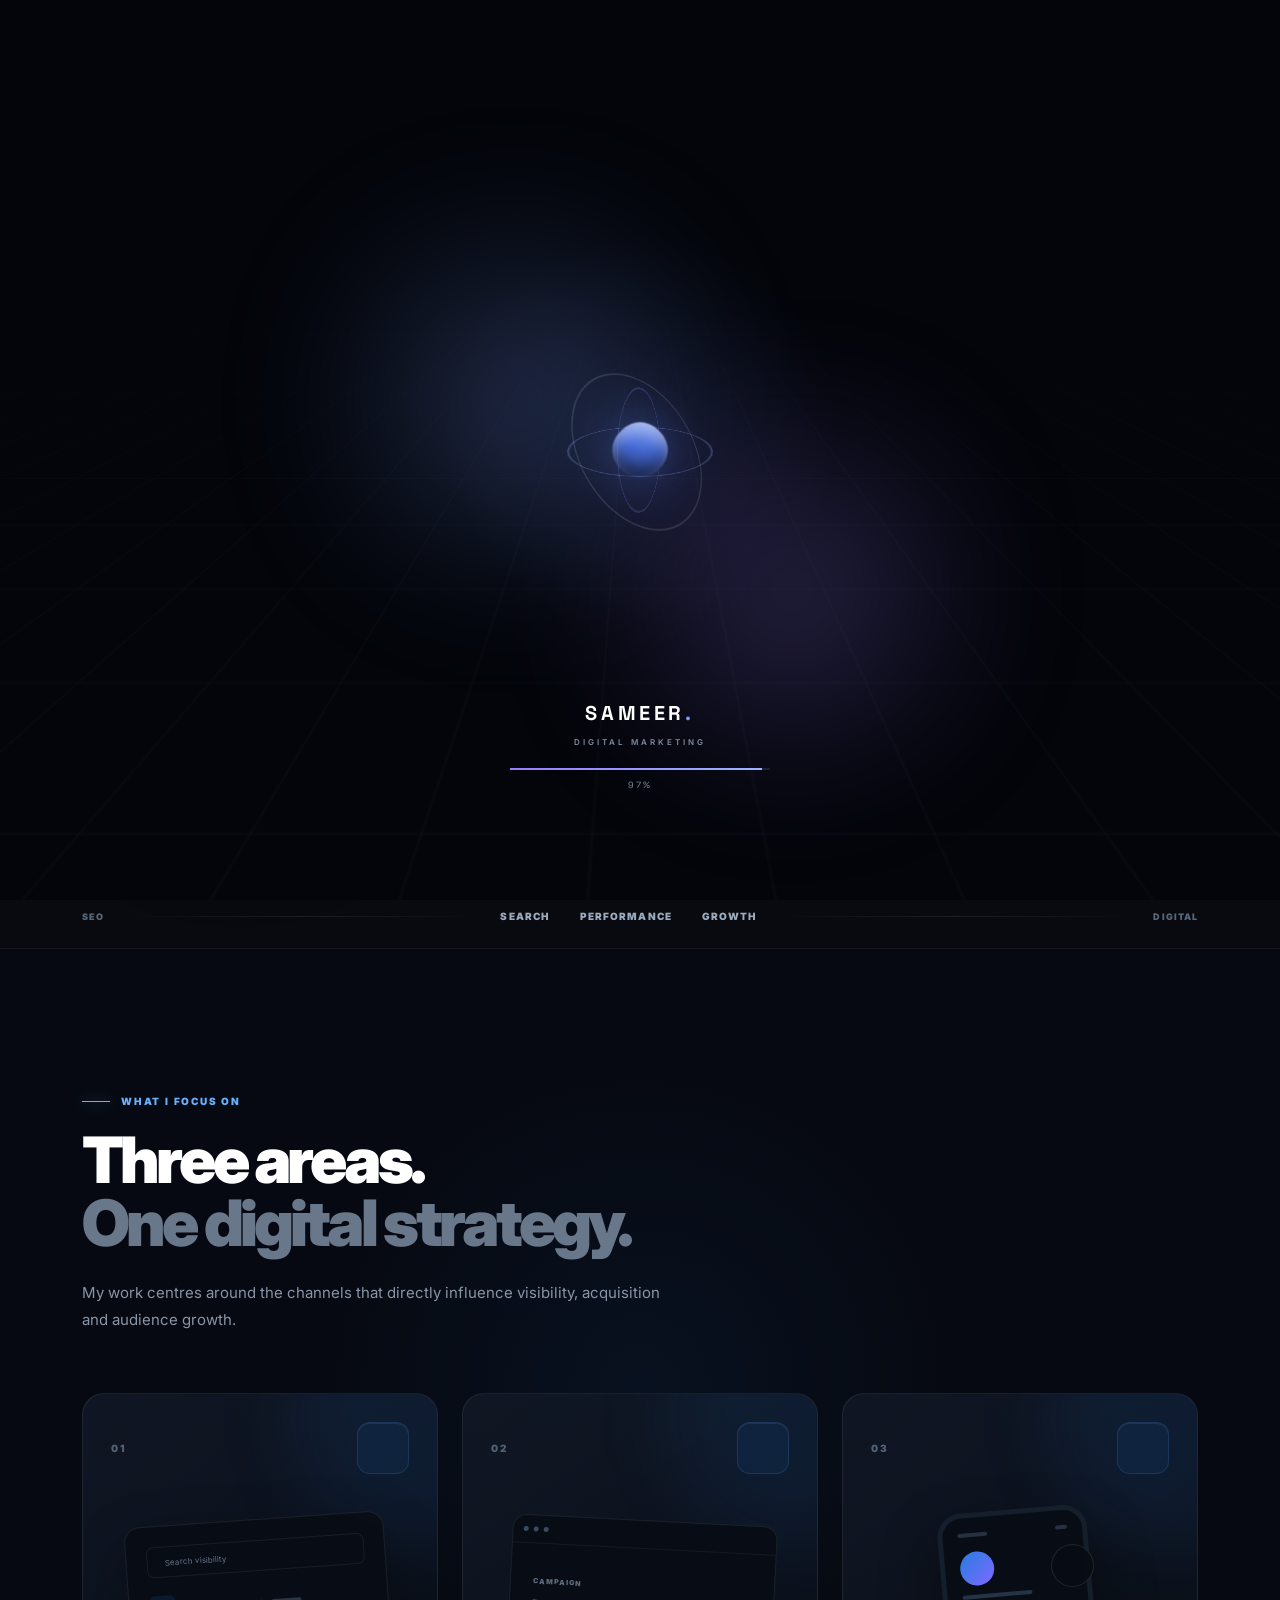
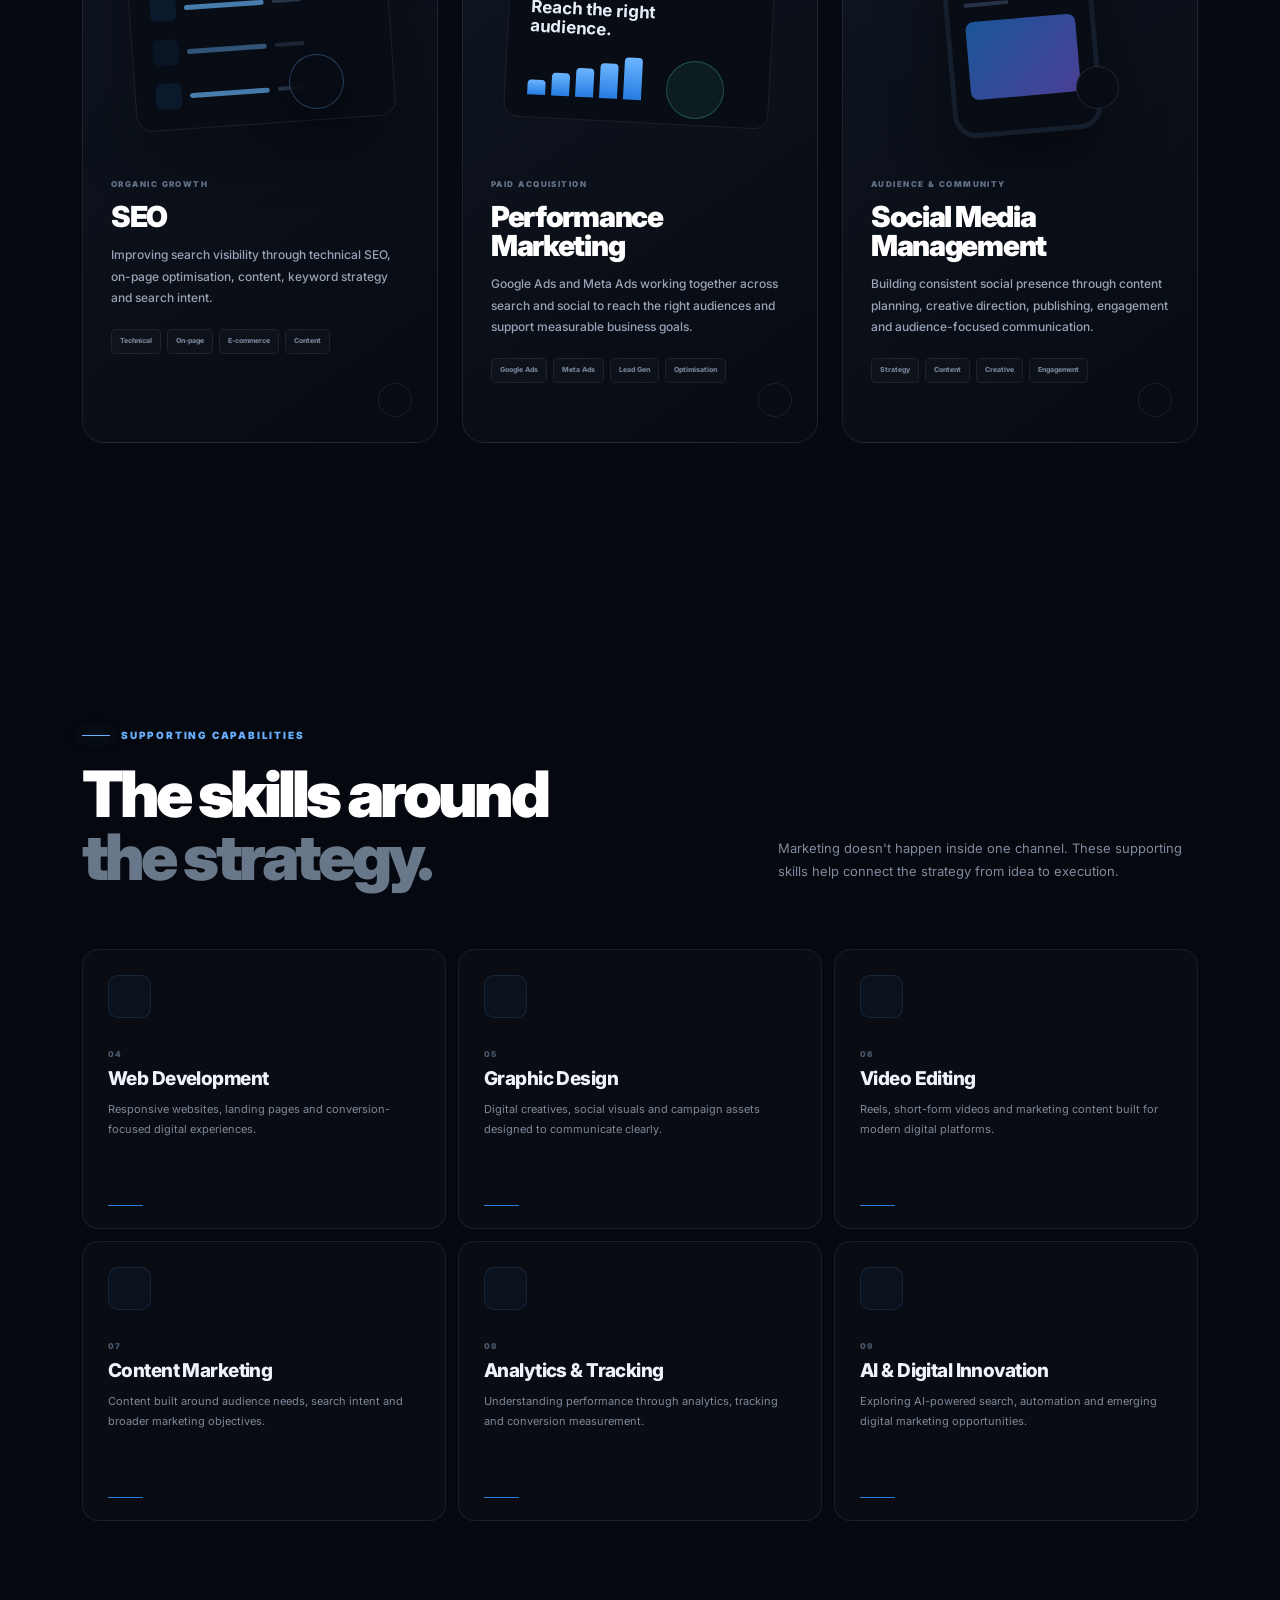
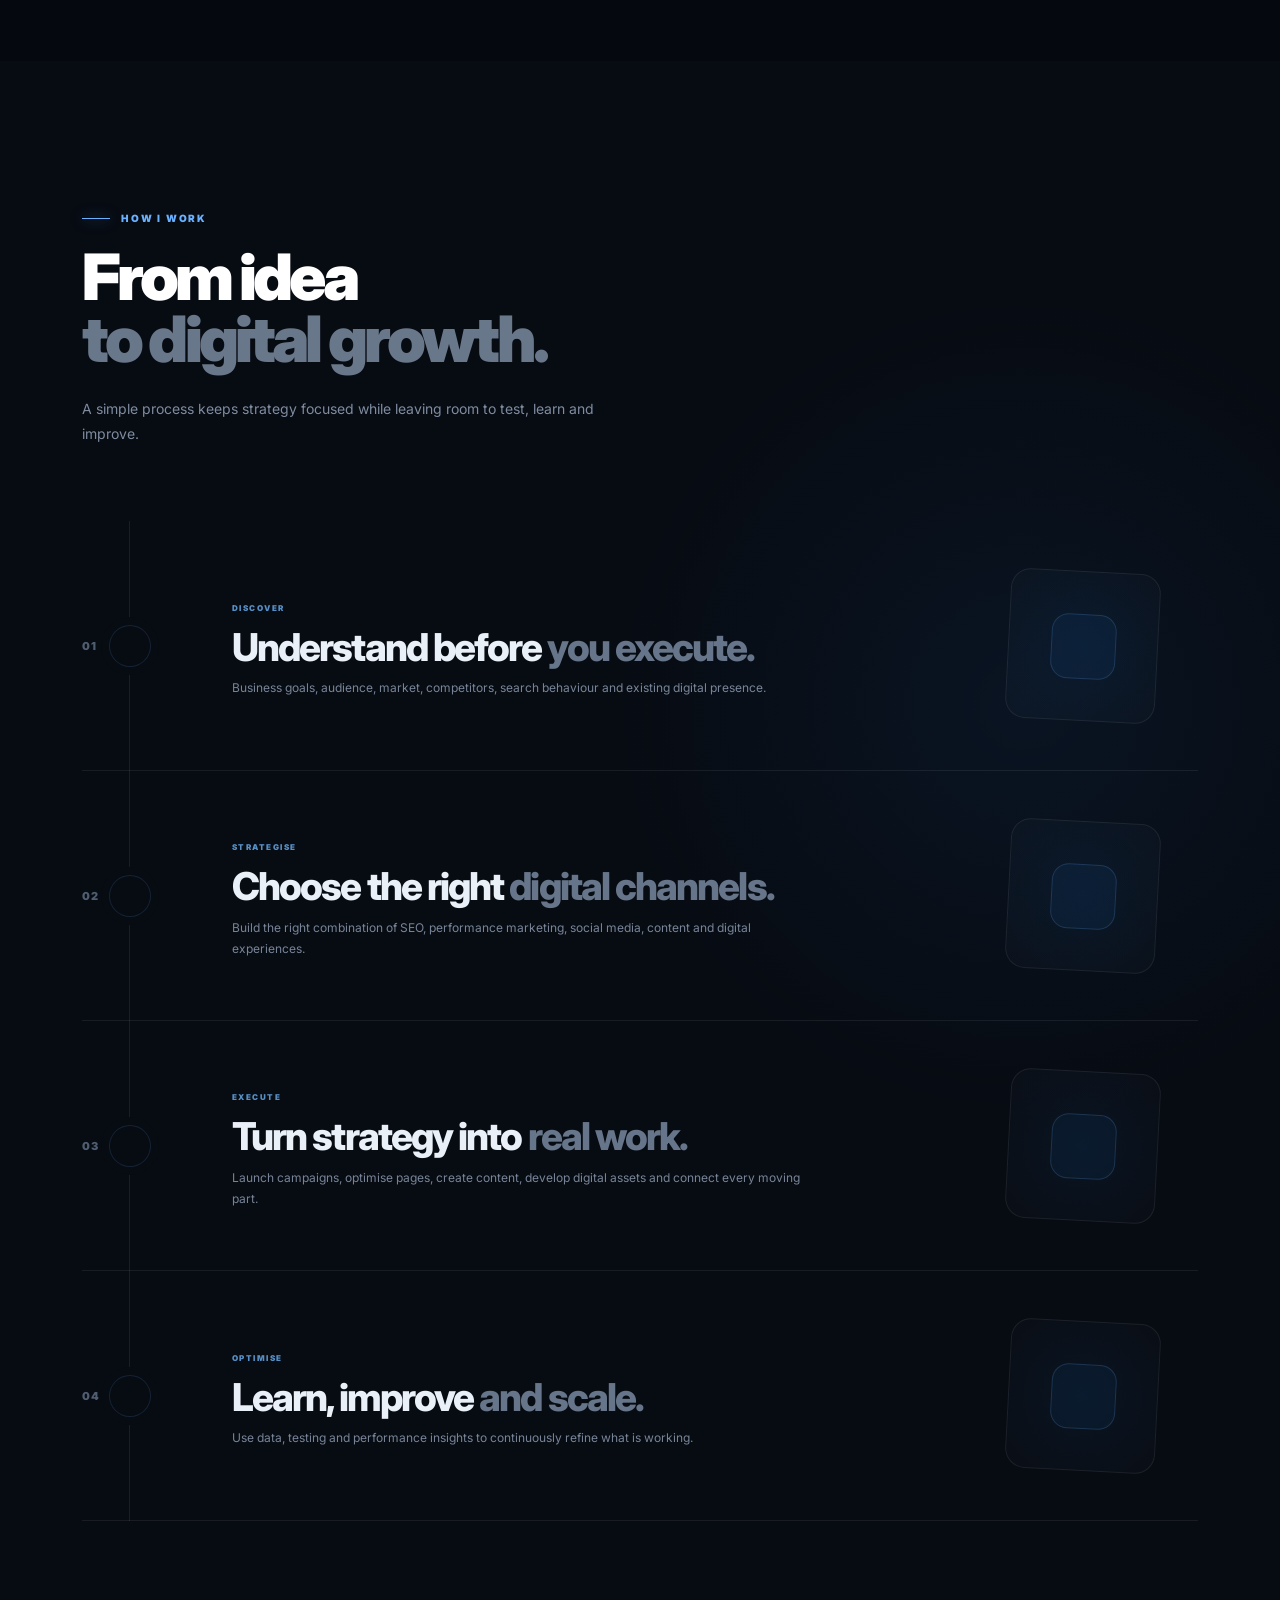
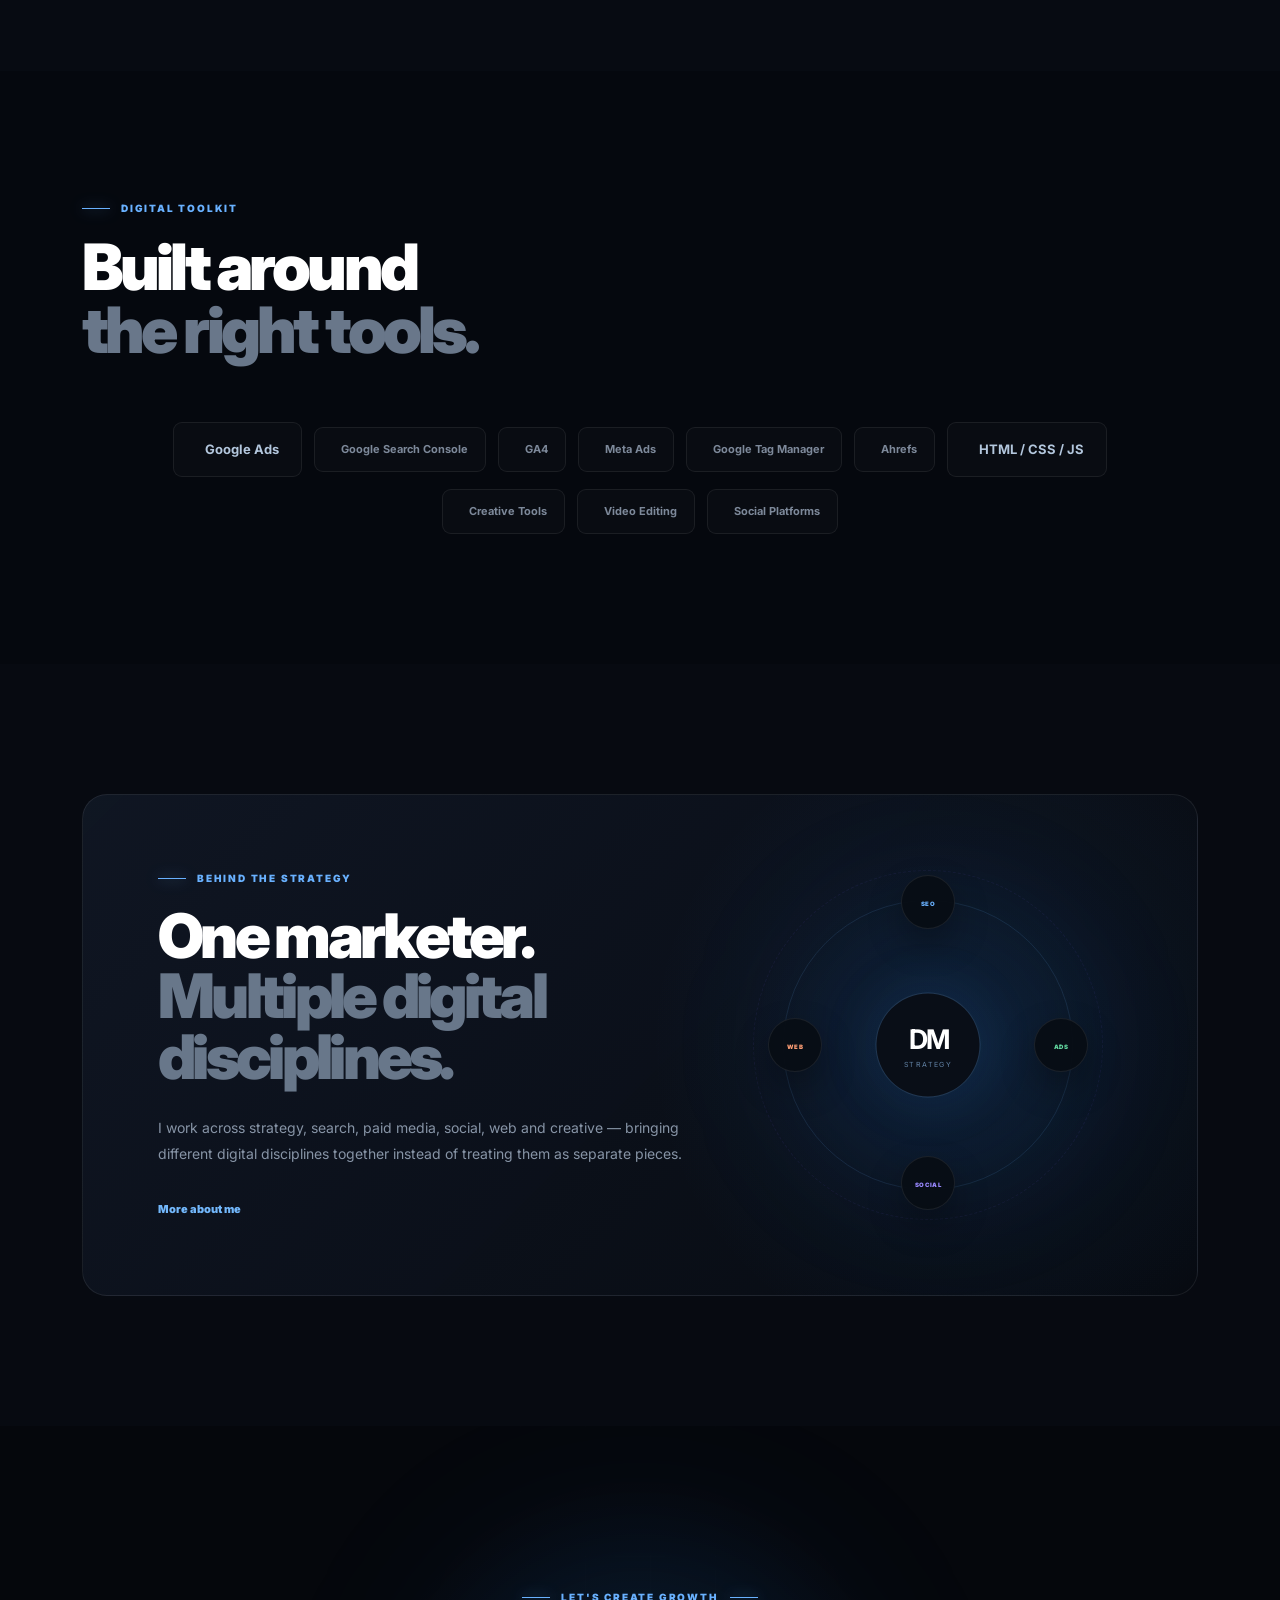
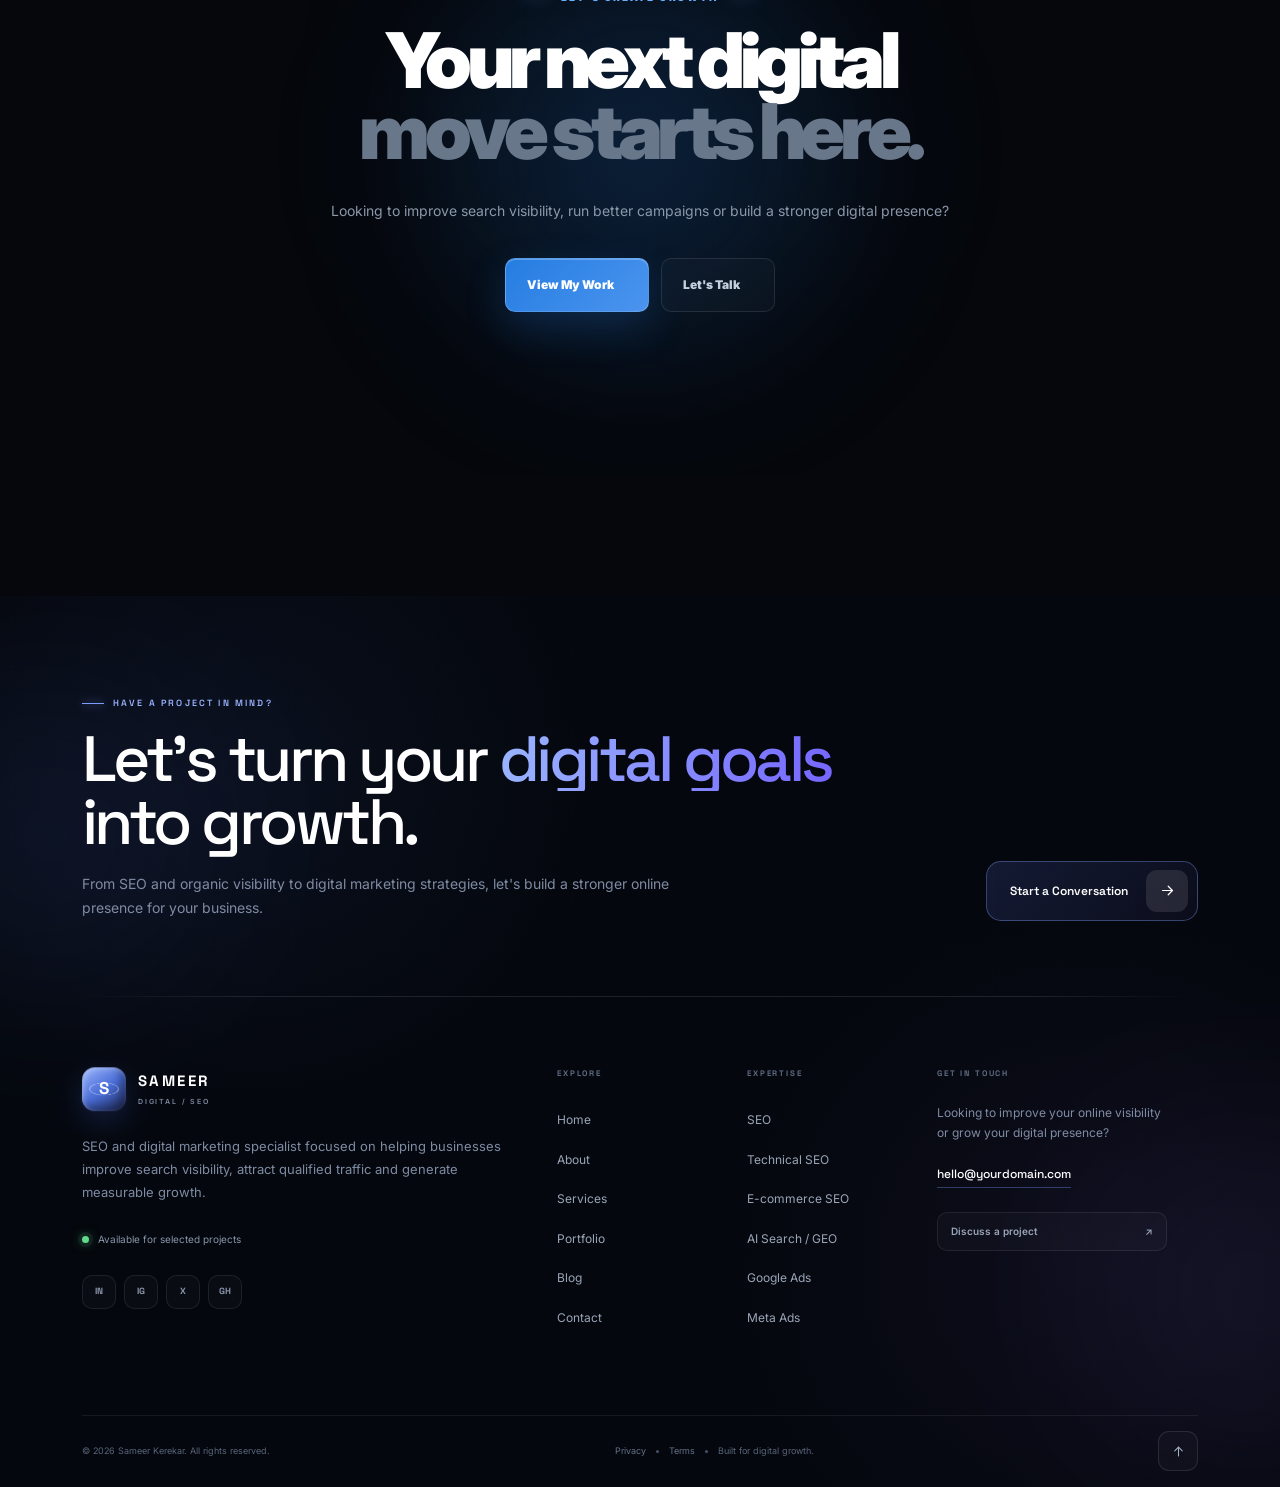
<file: index.html>
<!DOCTYPE html>
<html lang="en">

<head>

    <!-- =====================================================
         BASIC DOCUMENT SETTINGS
    ====================================================== -->

    <meta charset="UTF-8">

    <meta
        name="viewport"
        content="width=device-width, initial-scale=1.0"
    >

    <!-- SEO -->
    <title>
        Sameer Kerekar | SEO & Digital Marketing Specialist
    </title>

    <meta
        name="description"
        content="Sameer Kerekar is a digital marketing and SEO specialist helping businesses improve organic visibility, traffic, leads and online growth."
    >

    <meta
        name="robots"
        content="index, follow, max-image-preview:large"
    >

    <meta
        name="author"
        content="Sameer Kerekar"
    >

    <meta
        name="theme-color"
        content="#05070d"
    >

    <!-- Canonical will be replaced with the real domain -->
    <link
        rel="canonical"
        href="https://yourdomain.com/"
    >


    <!-- =====================================================
         OPEN GRAPH
         Ready for social sharing
    ====================================================== -->

    <meta
        property="og:type"
        content="website"
    >

    <meta
        property="og:title"
        content="Sameer Kerekar | SEO & Digital Marketing Specialist"
    >

    <meta
        property="og:description"
        content="SEO and digital marketing solutions focused on visibility, traffic and business growth."
    >

    <meta
        property="og:url"
        content="https://yourdomain.com/"
    >

    <meta
        property="og:site_name"
        content="Sameer Kerekar"
    >


    <!-- =====================================================
         TWITTER / X
    ====================================================== -->

    <meta
        name="twitter:card"
        content="summary_large_image"
    >

    <meta
        name="twitter:title"
        content="Sameer Kerekar | SEO & Digital Marketing Specialist"
    >

    <meta
        name="twitter:description"
        content="SEO and digital marketing solutions focused on visibility, traffic and business growth."
    >


    <!-- =====================================================
         PERFORMANCE
    ====================================================== -->

    <link
        rel="preconnect"
        href="https://fonts.googleapis.com"
    >

    <link
        rel="preconnect"
        href="https://fonts.gstatic.com"
        crossorigin
    >


    <!-- =====================================================
         PREMIUM FONT SYSTEM
         Space Grotesk = Display
         Inter = UI/body
    ====================================================== -->

    <link
        href="https://fonts.googleapis.com/css2?family=Inter:wght@400;500;600;700&family=Space+Grotesk:wght@400;500;600;700&display=swap"
        rel="stylesheet"
    >


    <!-- =====================================================
         BOOTSTRAP 5
    ====================================================== -->

    <link
        href="https://cdn.jsdelivr.net/npm/bootstrap@5.3.8/dist/css/bootstrap.min.css"
        rel="stylesheet"
    >


    <!-- =====================================================
         CUSTOM CSS
    ====================================================== -->

    <link
        rel="stylesheet"
        href="style.css"
    >


    <!-- =====================================================
         STRUCTURED DATA
         Basic Person / Website schema
    ====================================================== -->

    <script type="application/ld+json">
    {
        "@context": "https://schema.org",
        "@type": "Person",
        "name": "Sameer Kerekar",
        "jobTitle": "SEO & Digital Marketing Specialist",
        "url": "https://yourdomain.com/"
    }
    </script>

    <meta name="google-site-verification" content="WZ-W5bGHf7AEvjmKoApG84cZ1C1qmICNWI4uA2yeWao" />

    <!-- Google tag (gtag.js) -->
<script async src="https://www.googletagmanager.com/gtag/js?id=G-DJ70WW41KW"></script>
<script>
  window.dataLayer = window.dataLayer || [];
  function gtag(){dataLayer.push(arguments);}
  gtag('js', new Date());

  gtag('config', 'G-DJ70WW41KW');
</script>


</head>


<body>


    <!-- =====================================================
         PAGE LOADER
         Visible before the website enters
    ====================================================== -->

    <div
        class="page-loader"
        id="pageLoader"
        aria-hidden="true"
    >

        <!-- Background grid -->
        <div class="loader-grid"></div>

        <!-- Ambient glow -->
        <div class="loader-glow loader-glow-one"></div>
        <div class="loader-glow loader-glow-two"></div>


        <!-- 3D loader object -->
        <div class="loader-scene">

            <div class="loader-core">

                <div class="loader-ring loader-ring-one"></div>

                <div class="loader-ring loader-ring-two"></div>

                <div class="loader-ring loader-ring-three"></div>

                <div class="loader-core-inner"></div>

            </div>

        </div>


        <!-- Loader text -->

        <div class="loader-content">

            <div class="loader-brand">
                SAMEER<span>.</span>
            </div>

            <div class="loader-status">
                DIGITAL MARKETING
            </div>

            <div class="loader-progress">

                <span
                    class="loader-progress-bar"
                    id="loaderProgress"
                ></span>

            </div>

            <div
                class="loader-percentage"
                id="loaderPercentage"
            >
                00%
            </div>

        </div>

    </div>


    <!-- =====================================================
         SITE HEADER
    ====================================================== -->

    <header
        class="site-header"
        id="siteHeader"
    >

        <!-- Ambient background light -->

        <div class="header-ambient"></div>


        <!-- =================================================
             MAIN NAVIGATION
        ================================================== -->

        <nav
            class="premium-navbar"
            id="mainNavbar"
            aria-label="Primary navigation"
        >

            <div class="navbar-inner">


                <!-- =========================================
                     BRAND
                     Replace this later with your real logo
                ========================================== -->

                <a
                    href="index.html"
                    class="brand"
                    aria-label="Sameer Kerekar home"
                >

                    <span class="brand-symbol">

                        <span class="brand-symbol-orbit"></span>

                        <span class="brand-symbol-core">
                            S
                        </span>

                    </span>


                    <span class="brand-copy">

                        <span class="brand-name">
                            SAMEER
                        </span>

                        <span class="brand-subtitle">
                            DIGITAL / SEO
                        </span>

                    </span>

                </a>


                <!-- =========================================
                     DESKTOP NAVIGATION
                ========================================== -->

                <div
                    class="desktop-navigation"
                    id="desktopNavigation"
                >

                    <div class="nav-pill">


                        <a
                            href="index.html"
                            class="nav-item active"
                            data-nav-link
                        >
                            <span class="nav-number">
                                01
                            </span>

                            <span class="nav-label">
                                Home
                            </span>
                        </a>


                        <a
                            href="about.html"
                            class="nav-item"
                            data-nav-link
                        >
                            <span class="nav-number">
                                02
                            </span>

                            <span class="nav-label">
                                About
                            </span>
                        </a>


                        <a
                            href="service.html"
                            class="nav-item"
                            data-nav-link
                        >
                            <span class="nav-number">
                                03
                            </span>

                            <span class="nav-label">
                                Services
                            </span>
                        </a>


                        <a
                            href="portfolio.html"
                            class="nav-item"
                            data-nav-link
                        >
                            <span class="nav-number">
                                04
                            </span>

                            <span class="nav-label">
                                Portfolio
                            </span>
                        </a>


                        <a
                            href="blog.html"
                            class="nav-item"
                            data-nav-link
                        >
                            <span class="nav-number">
                                05
                            </span>

                            <span class="nav-label">
                                Blog
                            </span>
                        </a>


                    </div>

                </div>


                <!-- =========================================
                     CONTACT BUTTON
                ========================================== -->

                <a
                    href="contact.html"
                    class="nav-contact"
                    data-nav-link
                >

                    <span class="contact-label">
                        Let's Talk
                    </span>

                    <span class="contact-icon">

                        <svg
                            viewBox="0 0 24 24"
                            aria-hidden="true"
                        >
                            <path d="M5 12h13"></path>
                            <path d="m13 6 6 6-6 6"></path>
                        </svg>

                    </span>

                </a>


                <!-- =========================================
                     MOBILE MENU BUTTON
                ========================================== -->

                <button
                    class="mobile-menu-button"
                    id="mobileMenuButton"
                    type="button"
                    aria-label="Open navigation menu"
                    aria-controls="mobileMenu"
                    aria-expanded="false"
                >

                    <span class="menu-button-text">
                        MENU
                    </span>

                    <span class="menu-lines">

                        <span></span>
                        <span></span>

                    </span>

                </button>

            </div>

        </nav>


        <!-- =================================================
             MOBILE MENU
        ================================================== -->

        <div
            class="mobile-menu"
            id="mobileMenu"
            aria-hidden="true"
        >

            <div class="mobile-menu-inner">


                <div class="mobile-menu-top">

                    <span>
                        NAVIGATION
                    </span>

                    <span>
                        2026
                    </span>

                </div>


                <div class="mobile-navigation">


                    <a
                        href="index.html"
                        class="mobile-nav-link active"
                        data-mobile-link
                    >
                        <span class="mobile-nav-number">
                            01
                        </span>

                        <span class="mobile-nav-title">
                            Home
                        </span>

                        <span class="mobile-nav-arrow">
                            ↗
                        </span>
                    </a>


                    <a
                        href="about.html"
                        class="mobile-nav-link"
                        data-mobile-link
                    >
                        <span class="mobile-nav-number">
                            02
                        </span>

                        <span class="mobile-nav-title">
                            About
                        </span>

                        <span class="mobile-nav-arrow">
                            ↗
                        </span>
                    </a>


                    <a
                        href="service.html"
                        class="mobile-nav-link"
                        data-mobile-link
                    >
                        <span class="mobile-nav-number">
                            03
                        </span>

                        <span class="mobile-nav-title">
                            Services
                        </span>

                        <span class="mobile-nav-arrow">
                            ↗
                        </span>
                    </a>


                    <a
                        href="portfolio.html"
                        class="mobile-nav-link"
                        data-mobile-link
                    >
                        <span class="mobile-nav-number">
                            04
                        </span>

                        <span class="mobile-nav-title">
                            Portfolio
                        </span>

                        <span class="mobile-nav-arrow">
                            ↗
                        </span>
                    </a>


                    <a
                        href="blog.html"
                        class="mobile-nav-link"
                        data-mobile-link
                    >
                        <span class="mobile-nav-number">
                            05
                        </span>

                        <span class="mobile-nav-title">
                            Blog
                        </span>

                        <span class="mobile-nav-arrow">
                            ↗
                        </span>
                    </a>


                    <a
                        href="contact.html"
                        class="mobile-nav-link mobile-contact-link"
                        data-mobile-link
                    >
                        <span class="mobile-nav-number">
                            06
                        </span>

                        <span class="mobile-nav-title">
                            Contact
                        </span>

                        <span class="mobile-nav-arrow">
                            ↗
                        </span>
                    </a>

                </div>


                <div class="mobile-menu-footer">

                    <span>
                        SEO / DIGITAL MARKETING
                    </span>

                    <span>
                        INDIA
                    </span>

                </div>

            </div>

        </div>


        <!-- Mobile background overlay -->

        <div
            class="mobile-overlay"
            id="mobileOverlay"
        ></div>

    </header>

    <!-- ===================navbar end ================= -->


    <!-- ===home start==================  -->
     <!-- =========================================================
     HOME PAGE ONLY
     Navbar / Loader / Footer already exist
========================================================= -->

<main class="dm-home">

    <!-- =====================================================
         HERO
    ====================================================== -->

    <section class="dm-hero" id="home">

        <div class="dm-hero-grid"></div>

        <div class="dm-hero-glow dm-glow-a"></div>
        <div class="dm-hero-glow dm-glow-b"></div>

        <div class="container">

            <div class="row align-items-center dm-hero-row">

                <!-- LEFT -->
                <div class="col-lg-6">

                    <div class="dm-hero-copy">

                        <div class="dm-eyebrow">
                            <span class="dm-live-dot"></span>
                            DIGITAL MARKETING STRATEGIST
                        </div>

                        <h1>
                            Turning
                            <span>Digital Attention</span>
                            Into <em>Growth.</em>
                        </h1>

                        <p class="dm-hero-text">
                            I build digital marketing strategies around
                            <strong>SEO, performance marketing and social media</strong>,
                            supported by creative, web and content expertise.
                        </p>

                        <div class="dm-hero-actions">

                            <a href="service.html" class="dm-btn dm-btn-primary">
                                <span>Explore Expertise</span>
                                <i class="bi bi-arrow-down-right"></i>
                            </a>

                            <a href="contact.html" class="dm-btn dm-btn-ghost">
                                <span>Let's Connect</span>
                                <i class="bi bi-arrow-up-right"></i>
                            </a>

                        </div>

                        <div class="dm-hero-focus">

                            <span>FOCUS</span>

                            <b>SEO</b>
                            <i></i>

                            <b>Performance Marketing</b>
                            <i></i>

                            <b>Social Media</b>

                        </div>

                    </div>

                </div>


                <!-- RIGHT VISUAL -->
                <div class="col-lg-6">

                    <div class="dm-hero-art">

                        <div class="dm-art-orbit orbit-outer"></div>
                        <div class="dm-art-orbit orbit-middle"></div>
                        <div class="dm-art-orbit orbit-inner"></div>

                        <!-- CENTRAL DIGITAL MARKETING HUB -->
                        <div class="dm-hub">

                            <div class="dm-hub-ring"></div>

                            <div class="dm-hub-icon">
                                <i class="bi bi-bar-chart-fill"></i>
                            </div>

                            <strong>DIGITAL</strong>
                            <span>GROWTH</span>

                        </div>


                        <!-- SEO NODE -->
                        <div class="dm-art-node node-seo">

                            <div class="dm-node-icon">
                                <i class="bi bi-search"></i>
                            </div>

                            <div>
                                <small>ORGANIC</small>
                                <strong>SEO</strong>
                            </div>

                        </div>


                        <!-- PERFORMANCE NODE -->
                        <div class="dm-art-node node-performance">

                            <div class="dm-node-icon">
                                <i class="bi bi-bullseye"></i>
                            </div>

                            <div>
                                <small>PAID GROWTH</small>
                                <strong>Performance</strong>
                            </div>

                        </div>


                        <!-- SOCIAL NODE -->
                        <div class="dm-art-node node-social">

                            <div class="dm-node-icon">
                                <i class="bi bi-share-fill"></i>
                            </div>

                            <div>
                                <small>COMMUNITY</small>
                                <strong>Social Media</strong>
                            </div>

                        </div>


                        <!-- MINI GRAPH -->
                        <div class="dm-mini-chart">

                            <div class="mini-chart-head">
                                <span>Growth Journey</span>
                                <i class="bi bi-arrow-up-right"></i>
                            </div>

                            <svg
                                viewBox="0 0 250 100"
                                preserveAspectRatio="none"
                            >

                                <defs>

                                    <linearGradient
                                        id="heroLine"
                                        x1="0"
                                        y1="0"
                                        x2="1"
                                        y2="0"
                                    >
                                        <stop offset="0%" />
                                        <stop offset="50%" />
                                        <stop offset="100%" />
                                    </linearGradient>

                                    <linearGradient
                                        id="heroArea"
                                        x1="0"
                                        y1="0"
                                        x2="0"
                                        y2="1"
                                    >
                                        <stop offset="0%" />
                                        <stop offset="100%" />
                                    </linearGradient>

                                </defs>

                                <path
                                    class="mini-area"
                                    d="M0 82
                                       C30 78 40 70 62 72
                                       C85 75 92 52 116 57
                                       C138 62 146 43 168 46
                                       C190 48 200 27 218 32
                                       C232 35 240 20 250 12
                                       L250 100 L0 100 Z"
                                />

                                <path
                                    class="mini-line"
                                    d="M0 82
                                       C30 78 40 70 62 72
                                       C85 75 92 52 116 57
                                       C138 62 146 43 168 46
                                       C190 48 200 27 218 32
                                       C232 35 240 20 250 12"
                                />

                            </svg>

                        </div>


                        <!-- FLOATING SEARCH -->
                        <div class="dm-floating floating-search">
                            <i class="bi bi-google"></i>
                            <span>SEARCH</span>
                        </div>

                        <!-- FLOATING CONTENT -->
                        <div class="dm-floating floating-content">
                            <i class="bi bi-lightning-charge-fill"></i>
                            <span>CONTENT</span>
                        </div>

                    </div>

                </div>

            </div>

        </div>


        <div class="dm-scroll-cue">

            <span>SCROLL TO EXPLORE</span>

            <div>
                <span></span>
            </div>

        </div>

    </section>


    <!-- =====================================================
         POSITIONING STRIP
    ====================================================== -->

    <section class="dm-positioning">

        <div class="container">

            <div class="dm-positioning-line">

                <span>SEO</span>

                <div class="dm-position-line"></div>

                <strong>
                    SEARCH
                    <i class="bi bi-arrow-right"></i>
                    PERFORMANCE
                    <i class="bi bi-arrow-right"></i>
                    GROWTH
                </strong>

                <div class="dm-position-line"></div>

                <span>DIGITAL</span>

            </div>

        </div>

    </section>


    <!-- =====================================================
         CORE SERVICES
    ====================================================== -->

    <section
        class="dm-services"
        id="services"
    >

        <div class="dm-section-glow"></div>

        <div class="container">

            <div class="dm-section-intro reveal">

                <div class="dm-kicker">
                    <span></span>
                    WHAT I FOCUS ON
                </div>

                <h2>
                    Three areas.
                    <span>One digital strategy.</span>
                </h2>

                <p>
                    My work centres around the channels that directly influence
                    visibility, acquisition and audience growth.
                </p>

            </div>


            <div class="row g-4">

                <!-- SEO -->
                <div class="col-lg-4">

                    <article class="dm-main-service service-seo reveal">

                        <div class="service-top">

                            <span class="service-index">01</span>

                            <div class="service-icon">
                                <i class="bi bi-search"></i>
                            </div>

                        </div>

                        <div class="service-visual seo-visual">

                            <div class="seo-screen">

                                <div class="seo-search">
                                    <i class="bi bi-search"></i>
                                    Search visibility
                                </div>

                                <div class="seo-result">
                                    <span></span>
                                    <b></b>
                                    <i></i>
                                </div>

                                <div class="seo-result short">
                                    <span></span>
                                    <b></b>
                                    <i></i>
                                </div>

                                <div class="seo-result">
                                    <span></span>
                                    <b></b>
                                    <i></i>
                                </div>

                            </div>

                            <div class="seo-magnify">
                                <i class="bi bi-search"></i>
                            </div>

                        </div>


                        <div class="service-content">

                            <span class="service-label">
                                ORGANIC GROWTH
                            </span>

                            <h3>SEO</h3>

                            <p>
                                Improving search visibility through technical
                                SEO, on-page optimisation, content, keyword
                                strategy and search intent.
                            </p>

                            <div class="service-tags">
                                <span>Technical</span>
                                <span>On-page</span>
                                <span>E-commerce</span>
                                <span>Content</span>
                            </div>

                        </div>

                        <a href="about.html" class="service-arrow">
                            <i class="bi bi-arrow-up-right"></i>
                        </a>

                    </article>

                </div>


                <!-- PERFORMANCE -->
                <div class="col-lg-4">

                    <article class="dm-main-service service-performance reveal delay-1">

                        <div class="service-top">

                            <span class="service-index">02</span>

                            <div class="service-icon">
                                <i class="bi bi-bullseye"></i>
                            </div>

                        </div>

                        <div class="service-visual performance-visual">

                            <div class="ad-window">

                                <div class="ad-window-top">
                                    <span></span>
                                    <span></span>
                                    <span></span>
                                </div>

                                <div class="ad-content">

                                    <small>CAMPAIGN</small>

                                    <strong>
                                        Reach the
                                        right audience.
                                    </strong>

                                    <div class="ad-bars">

                                        <span></span>
                                        <span></span>
                                        <span></span>
                                        <span></span>
                                        <span></span>

                                    </div>

                                </div>

                            </div>

                            <div class="ad-target">
                                <i class="bi bi-bullseye"></i>
                            </div>

                        </div>


                        <div class="service-content">

                            <span class="service-label">
                                PAID ACQUISITION
                            </span>

                            <h3>Performance Marketing</h3>

                            <p>
                                Google Ads and Meta Ads working together across
                                search and social to reach the right audiences
                                and support measurable business goals.
                            </p>

                            <div class="service-tags">
                                <span>Google Ads</span>
                                <span>Meta Ads</span>
                                <span>Lead Gen</span>
                                <span>Optimisation</span>
                            </div>

                        </div>

                        <a href="about.html" class="service-arrow">
                            <i class="bi bi-arrow-up-right"></i>
                        </a>

                    </article>

                </div>


                <!-- SOCIAL -->
                <div class="col-lg-4">

                    <article class="dm-main-service service-social reveal delay-2">

                        <div class="service-top">

                            <span class="service-index">03</span>

                            <div class="service-icon">
                                <i class="bi bi-share-fill"></i>
                            </div>

                        </div>

                        <div class="service-visual social-visual">

                            <div class="social-phone">

                                <div class="social-phone-top">
                                    <span></span>
                                    <span></span>
                                </div>

                                <div class="social-avatar"></div>

                                <div class="social-lines">
                                    <span></span>
                                    <span></span>
                                </div>

                                <div class="social-post"></div>

                                <div class="social-actions">
                                    <i class="bi bi-heart"></i>
                                    <i class="bi bi-chat"></i>
                                    <i class="bi bi-send"></i>
                                </div>

                            </div>

                            <div class="social-bubble bubble-heart">
                                <i class="bi bi-heart-fill"></i>
                            </div>

                            <div class="social-bubble bubble-share">
                                <i class="bi bi-share-fill"></i>
                            </div>

                        </div>


                        <div class="service-content">

                            <span class="service-label">
                                AUDIENCE & COMMUNITY
                            </span>

                            <h3>Social Media Management</h3>

                            <p>
                                Building consistent social presence through
                                content planning, creative direction, publishing,
                                engagement and audience-focused communication.
                            </p>

                            <div class="service-tags">
                                <span>Strategy</span>
                                <span>Content</span>
                                <span>Creative</span>
                                <span>Engagement</span>
                            </div>

                        </div>

                        <a href="about.html" class="service-arrow">
                            <i class="bi bi-arrow-up-right"></i>
                        </a>

                    </article>

                </div>

            </div>

        </div>

    </section>


    <!-- =====================================================
         SUPPORTING SKILLS
    ====================================================== -->

    <section class="dm-supporting">

        <div class="container">

            <div class="dm-support-heading reveal">

                <div>

                    <div class="dm-kicker">
                        <span></span>
                        SUPPORTING CAPABILITIES
                    </div>

                    <h2>
                        The skills around
                        <span>the strategy.</span>
                    </h2>

                </div>

                <p>
                    Marketing doesn't happen inside one channel.
                    These supporting skills help connect the strategy
                    from idea to execution.
                </p>

            </div>


            <div class="dm-support-grid">

                <div class="dm-support-card reveal">

                    <div class="support-icon">
                        <i class="bi bi-code-slash"></i>
                    </div>

                    <span>04</span>

                    <h3>Web Development</h3>

                    <p>
                        Responsive websites, landing pages and
                        conversion-focused digital experiences.
                    </p>

                    <div class="support-line"></div>

                </div>


                <div class="dm-support-card reveal delay-1">

                    <div class="support-icon">
                        <i class="bi bi-palette"></i>
                    </div>

                    <span>05</span>

                    <h3>Graphic Design</h3>

                    <p>
                        Digital creatives, social visuals and campaign
                        assets designed to communicate clearly.
                    </p>

                    <div class="support-line"></div>

                </div>


                <div class="dm-support-card reveal delay-2">

                    <div class="support-icon">
                        <i class="bi bi-camera-reels"></i>
                    </div>

                    <span>06</span>

                    <h3>Video Editing</h3>

                    <p>
                        Reels, short-form videos and marketing content
                        built for modern digital platforms.
                    </p>

                    <div class="support-line"></div>

                </div>


                <div class="dm-support-card reveal">

                    <div class="support-icon">
                        <i class="bi bi-file-earmark-text"></i>
                    </div>

                    <span>07</span>

                    <h3>Content Marketing</h3>

                    <p>
                        Content built around audience needs, search
                        intent and broader marketing objectives.
                    </p>

                    <div class="support-line"></div>

                </div>


                <div class="dm-support-card reveal delay-1">

                    <div class="support-icon">
                        <i class="bi bi-bar-chart-line"></i>
                    </div>

                    <span>08</span>

                    <h3>Analytics & Tracking</h3>

                    <p>
                        Understanding performance through analytics,
                        tracking and conversion measurement.
                    </p>

                    <div class="support-line"></div>

                </div>


                <div class="dm-support-card reveal delay-2">

                    <div class="support-icon">
                        <i class="bi bi-stars"></i>
                    </div>

                    <span>09</span>

                    <h3>AI & Digital Innovation</h3>

                    <p>
                        Exploring AI-powered search, automation and
                        emerging digital marketing opportunities.
                    </p>

                    <div class="support-line"></div>

                </div>

            </div>

        </div>

    </section>


    <!-- =====================================================
         PROCESS — INTERACTIVE
    ====================================================== -->

    <section class="dm-process">

        <div class="process-background"></div>

        <div class="container">

            <div class="dm-process-heading reveal">

                <div class="dm-kicker">
                    <span></span>
                    HOW I WORK
                </div>

                <h2>
                    From idea
                    <span>to digital growth.</span>
                </h2>

                <p>
                    A simple process keeps strategy focused while leaving
                    room to test, learn and improve.
                </p>

            </div>


            <div class="dm-process-wrapper">

                <div class="process-progress">
                    <span></span>
                </div>


                <div class="dm-process-item active reveal">

                    <div class="process-step">
                        01
                    </div>

                    <div class="process-marker">
                        <i class="bi bi-search"></i>
                    </div>

                    <div class="process-copy">

                        <span>DISCOVER</span>

                        <h3>
                            Understand before
                            <strong>you execute.</strong>
                        </h3>

                        <p>
                            Business goals, audience, market, competitors,
                            search behaviour and existing digital presence.
                        </p>

                    </div>

                    <div class="process-visual">
                        <div class="process-visual-inner">
                            <i class="bi bi-compass"></i>
                        </div>
                    </div>

                </div>


                <div class="dm-process-item reveal">

                    <div class="process-step">
                        02
                    </div>

                    <div class="process-marker">
                        <i class="bi bi-diagram-3"></i>
                    </div>

                    <div class="process-copy">

                        <span>STRATEGISE</span>

                        <h3>
                            Choose the right
                            <strong>digital channels.</strong>
                        </h3>

                        <p>
                            Build the right combination of SEO, performance
                            marketing, social media, content and digital
                            experiences.
                        </p>

                    </div>

                    <div class="process-visual">
                        <div class="process-visual-inner">
                            <i class="bi bi-bezier2"></i>
                        </div>
                    </div>

                </div>


                <div class="dm-process-item reveal">

                    <div class="process-step">
                        03
                    </div>

                    <div class="process-marker">
                        <i class="bi bi-lightning-charge"></i>
                    </div>

                    <div class="process-copy">

                        <span>EXECUTE</span>

                        <h3>
                            Turn strategy into
                            <strong>real work.</strong>
                        </h3>

                        <p>
                            Launch campaigns, optimise pages, create content,
                            develop digital assets and connect every moving part.
                        </p>

                    </div>

                    <div class="process-visual">
                        <div class="process-visual-inner">
                            <i class="bi bi-lightning-charge-fill"></i>
                        </div>
                    </div>

                </div>


                <div class="dm-process-item reveal">

                    <div class="process-step">
                        04
                    </div>

                    <div class="process-marker">
                        <i class="bi bi-arrow-repeat"></i>
                    </div>

                    <div class="process-copy">

                        <span>OPTIMISE</span>

                        <h3>
                            Learn, improve
                            <strong>and scale.</strong>
                        </h3>

                        <p>
                            Use data, testing and performance insights to
                            continuously refine what is working.
                        </p>

                    </div>

                    <div class="process-visual">
                        <div class="process-visual-inner">
                            <i class="bi bi-graph-up-arrow"></i>
                        </div>
                    </div>

                </div>

            </div>

        </div>

    </section>


    <!-- =====================================================
         TOOL CLOUD
    ====================================================== -->

    <section class="dm-tool-section">

        <div class="container">

            <div class="dm-tool-heading reveal">

                <div class="dm-kicker">
                    <span></span>
                    DIGITAL TOOLKIT
                </div>

                <h2>
                    Built around
                    <span>the right tools.</span>
                </h2>

            </div>


            <div class="dm-tool-cloud reveal">

                <span class="tool-large">
                    <i class="bi bi-google"></i>
                    Google Ads
                </span>

                <span>
                    <i class="bi bi-search"></i>
                    Google Search Console
                </span>

                <span>
                    <i class="bi bi-bar-chart"></i>
                    GA4
                </span>

                <span class="tool-purple">
                    <i class="bi bi-meta"></i>
                    Meta Ads
                </span>

                <span>
                    <i class="bi bi-diagram-3"></i>
                    Google Tag Manager
                </span>

                <span>
                    <i class="bi bi-graph-up"></i>
                    Ahrefs
                </span>

                <span class="tool-large tool-green">
                    <i class="bi bi-code-slash"></i>
                    HTML / CSS / JS
                </span>

                <span>
                    <i class="bi bi-palette"></i>
                    Creative Tools
                </span>

                <span>
                    <i class="bi bi-camera-video"></i>
                    Video Editing
                </span>

                <span class="tool-purple">
                    <i class="bi bi-phone"></i>
                    Social Platforms
                </span>

            </div>

        </div>

    </section>


    <!-- =====================================================
         PERSONAL POSITIONING
    ====================================================== -->

    <section class="dm-about-preview" id="about">

        <div class="container">

            <div class="dm-about-card reveal">

                <div class="about-card-glow"></div>

                <div class="row align-items-center">

                    <div class="col-lg-7">

                        <div class="dm-about-copy">

                            <div class="dm-kicker">
                                <span></span>
                                BEHIND THE STRATEGY
                            </div>

                            <h2>
                                One marketer.
                                <span>Multiple digital disciplines.</span>
                            </h2>

                            <p>
                                I work across strategy, search, paid media,
                                social, web and creative — bringing different
                                digital disciplines together instead of treating
                                them as separate pieces.
                            </p>

                            <a href="#about" class="dm-text-link">
                                More about me
                                <i class="bi bi-arrow-up-right"></i>
                            </a>

                        </div>

                    </div>


                    <div class="col-lg-5">

                        <div class="discipline-wheel">

                            <div class="wheel-center">
                                <strong>DM</strong>
                                <span>STRATEGY</span>
                            </div>

                            <div class="wheel-item wheel-seo">
                                <i class="bi bi-search"></i>
                                <span>SEO</span>
                            </div>

                            <div class="wheel-item wheel-ads">
                                <i class="bi bi-bullseye"></i>
                                <span>ADS</span>
                            </div>

                            <div class="wheel-item wheel-social">
                                <i class="bi bi-share"></i>
                                <span>SOCIAL</span>
                            </div>

                            <div class="wheel-item wheel-web">
                                <i class="bi bi-code-slash"></i>
                                <span>WEB</span>
                            </div>

                        </div>

                    </div>

                </div>

            </div>

        </div>

    </section>


    <!-- =====================================================
         CTA
    ====================================================== -->

    <section
        class="dm-final-cta"
        id="contact"
    >

        <div class="cta-grid"></div>

        <div class="cta-glow"></div>

        <div class="container">

            <div class="dm-cta-content reveal">

                <div class="dm-kicker center">
                    <span></span>
                    LET'S CREATE GROWTH
                    <span></span>
                </div>

                <h2>
                    Your next digital
                    <span>move starts here.</span>
                </h2>

                <p>
                    Looking to improve search visibility, run better campaigns
                    or build a stronger digital presence?
                </p>

                <div class="dm-cta-buttons">

                    <a href="Portfolio.html" class="dm-btn dm-btn-primary">
                        <span>View My Work</span>
                        <i class="bi bi-arrow-up-right"></i>
                    </a>

                    <a href="contact.html" class="dm-btn dm-btn-ghost">
                        <span>Let's Talk</span>
                        <i class="bi bi-arrow-right"></i>
                    </a>

                </div>

            </div>

        </div>

    </section>

</main>
    <!-- ===home start==================  -->
    
<!-- ====footer start================== --> 
 <!-- =========================================================
     PREMIUM DIGITAL MARKETING FOOTER
========================================================= -->

<footer class="site-footer" id="siteFooter">

    <!-- Decorative background -->
    <div class="footer-grid"></div>

    <div class="footer-glow footer-glow-one"></div>
    <div class="footer-glow footer-glow-two"></div>


    <div class="container footer-container">

        <!-- =================================================
             FOOTER TOP CTA
        ================================================== -->

        <div class="footer-cta">

            <div class="footer-cta-content">

                <span class="footer-eyebrow">
                    HAVE A PROJECT IN MIND?
                </span>

                <h2 class="footer-heading">
                    Let's turn your
                    <span>digital goals</span>
                    into growth.
                </h2>

                <p class="footer-description">
                    From SEO and organic visibility to digital
                    marketing strategies, let's build a stronger
                    online presence for your business.
                </p>

            </div>


            <!-- CTA Button -->

            <a
                href="#contact"
                class="footer-main-cta"
            >

                <span>
                    Start a Conversation
                </span>

                <span class="footer-cta-arrow">

                    <svg
                        viewBox="0 0 24 24"
                        aria-hidden="true"
                    >
                        <path d="M5 12h13"></path>
                        <path d="m13 6 6 6-6 6"></path>
                    </svg>

                </span>

            </a>

        </div>


        <!-- =================================================
             FOOTER DIVIDER
        ================================================== -->

        <div class="footer-divider"></div>


        <!-- =================================================
             FOOTER MAIN CONTENT
        ================================================== -->

        <div class="row footer-main g-4">


            <!-- =============================================
                 BRAND COLUMN
            ============================================== -->

            <div class="col-lg-5 col-md-12">

                <div class="footer-brand-block">


                    <!-- Brand -->

                    <a
                        href="#home"
                        class="footer-brand"
                        aria-label="Sameer Kerekar home"
                    >

                        <span class="footer-brand-symbol">

                            <span class="footer-brand-orbit"></span>

                            <span class="footer-brand-letter">
                                S
                            </span>

                        </span>


                        <span class="footer-brand-copy">

                            <span class="footer-brand-name">
                                SAMEER
                            </span>

                            <span class="footer-brand-role">
                                DIGITAL / SEO
                            </span>

                        </span>

                    </a>


                    <!-- Brand description -->

                    <p class="footer-brand-description">
                        SEO and digital marketing specialist focused
                        on helping businesses improve search visibility,
                        attract qualified traffic and generate measurable
                        growth.
                    </p>


                    <!-- Availability -->

                    <div class="footer-availability">

                        <span class="availability-dot"></span>

                        <span>
                            Available for selected projects
                        </span>

                    </div>


                    <!-- Social links -->

                    <div class="footer-socials">

                        <a
                            href="#"
                            aria-label="LinkedIn"
                            class="social-link"
                        >
                            in
                        </a>

                        <a
                            href="#"
                            aria-label="Instagram"
                            class="social-link"
                        >
                            ig
                        </a>

                        <a
                            href="#"
                            aria-label="X"
                            class="social-link"
                        >
                            X
                        </a>

                        <a
                            href="#"
                            aria-label="GitHub"
                            class="social-link"
                        >
                            gh
                        </a>

                    </div>

                </div>

            </div>


            <!-- =============================================
                 QUICK LINKS
            ============================================== -->

            <div class="col-lg-2 col-md-4 col-6">

                <div class="footer-column">

                    <span class="footer-column-title">
                        EXPLORE
                    </span>


                    <ul class="footer-links">

                        <li>
                            <a href="#home">
                                Home
                            </a>
                        </li>

                        <li>
                            <a href="#about">
                                About
                            </a>
                        </li>

                        <li>
                            <a href="#services">
                                Services
                            </a>
                        </li>

                        <li>
                            <a href="Portfolio.html">
                                Portfolio
                            </a>
                        </li>

                        <li>
                            <a href="#blog">
                                Blog
                            </a>
                        </li>

                        <li>
                            <a href="#contact">
                                Contact
                            </a>
                        </li>

                    </ul>

                </div>

            </div>


            <!-- =============================================
                 SERVICES
            ============================================== -->

            <div class="col-lg-2 col-md-4 col-6">

                <div class="footer-column">

                    <span class="footer-column-title">
                        EXPERTISE
                    </span>


                    <ul class="footer-links">

                        <li>
                            <a href="#services">
                                SEO
                            </a>
                        </li>

                        <li>
                            <a href="#services">
                                Technical SEO
                            </a>
                        </li>

                        <li>
                            <a href="#services">
                                E-commerce SEO
                            </a>
                        </li>

                        <li>
                            <a href="#services">
                                AI Search / GEO
                            </a>
                        </li>

                        <li>
                            <a href="#services">
                                Google Ads
                            </a>
                        </li>

                        <li>
                            <a href="#services">
                                Meta Ads
                            </a>
                        </li>

                    </ul>

                </div>

            </div>


            <!-- =============================================
                 CONTACT
            ============================================== -->

            <div class="col-lg-3 col-md-4 col-12">

                <div class="footer-column">

                    <span class="footer-column-title">
                        GET IN TOUCH
                    </span>


                    <div class="footer-contact-content">

                        <p>
                            Looking to improve your
                            online visibility or grow
                            your digital presence?
                        </p>


                        <a
                            href="mailto:hello@yourdomain.com"
                            class="footer-email"
                        >
                            hello@yourdomain.com
                        </a>


                        <a
                            href="#contact"
                            class="footer-contact-link"
                        >

                            <span>
                                Discuss a project
                            </span>

                            <span>
                                ↗
                            </span>

                        </a>

                    </div>

                </div>

            </div>

        </div>


        <!-- =================================================
             FOOTER BOTTOM
        ================================================== -->

        <div class="footer-bottom">

            <div class="footer-copyright">

                ©
                <span id="footerYear">
                    2026
                </span>

                Sameer Kerekar.
                All rights reserved.

            </div>


            <div class="footer-bottom-links">

                <a href="#">
                    Privacy
                </a>

                <span class="footer-bottom-dot"></span>

                <a href="#">
                    Terms
                </a>

                <span class="footer-bottom-dot"></span>

                <span>
                    Built for digital growth.
                </span>

            </div>


            <!-- Back to top -->

            <button
                type="button"
                class="back-to-top"
                id="backToTop"
                aria-label="Back to top"
            >

                <svg
                    viewBox="0 0 24 24"
                    aria-hidden="true"
                >

                    <path d="M12 19V5"></path>

                    <path d="m6 11 6-6 6 6"></path>

                </svg>

            </button>

        </div>

    </div>

</footer>
<!-- ====footer end ================== --> 


    <!-- =====================================================
         CUSTOM JAVASCRIPT
    ====================================================== -->

    <script src="script.js"></script>

</body>

</html>
</file>
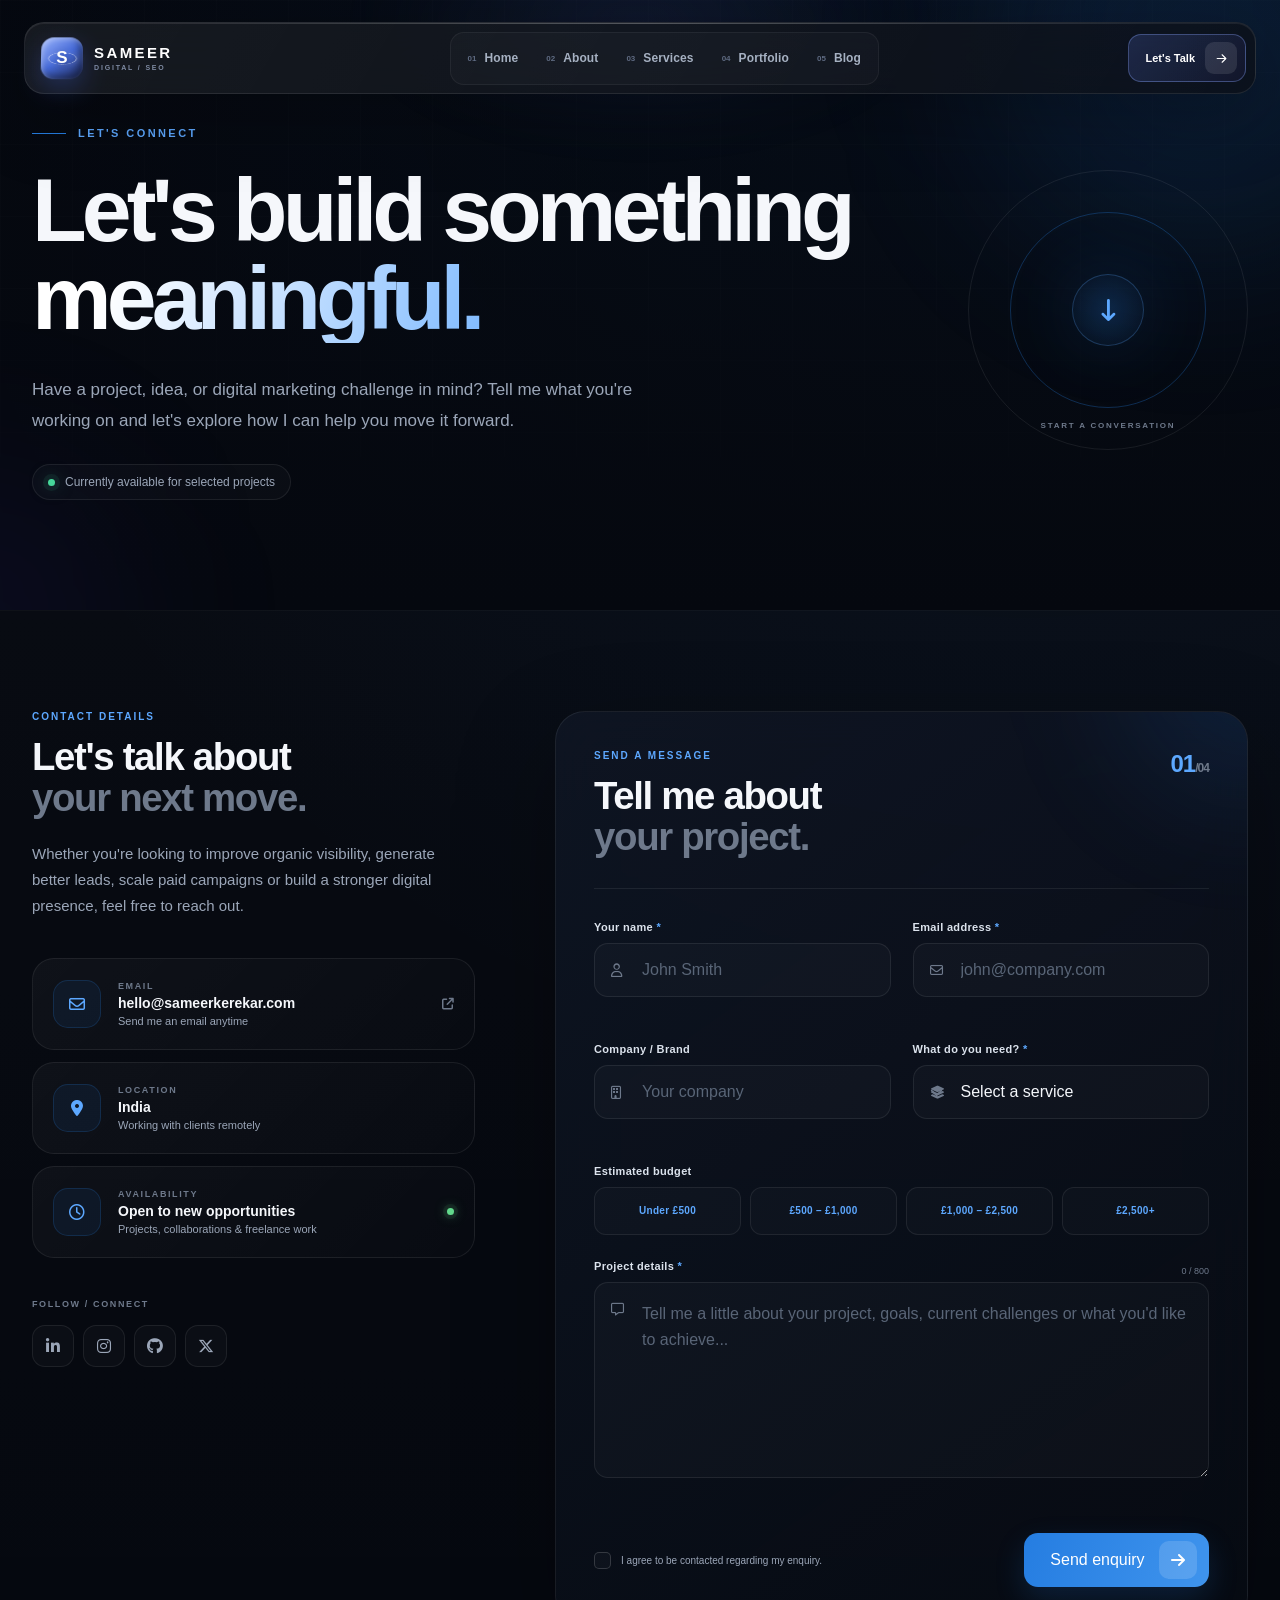
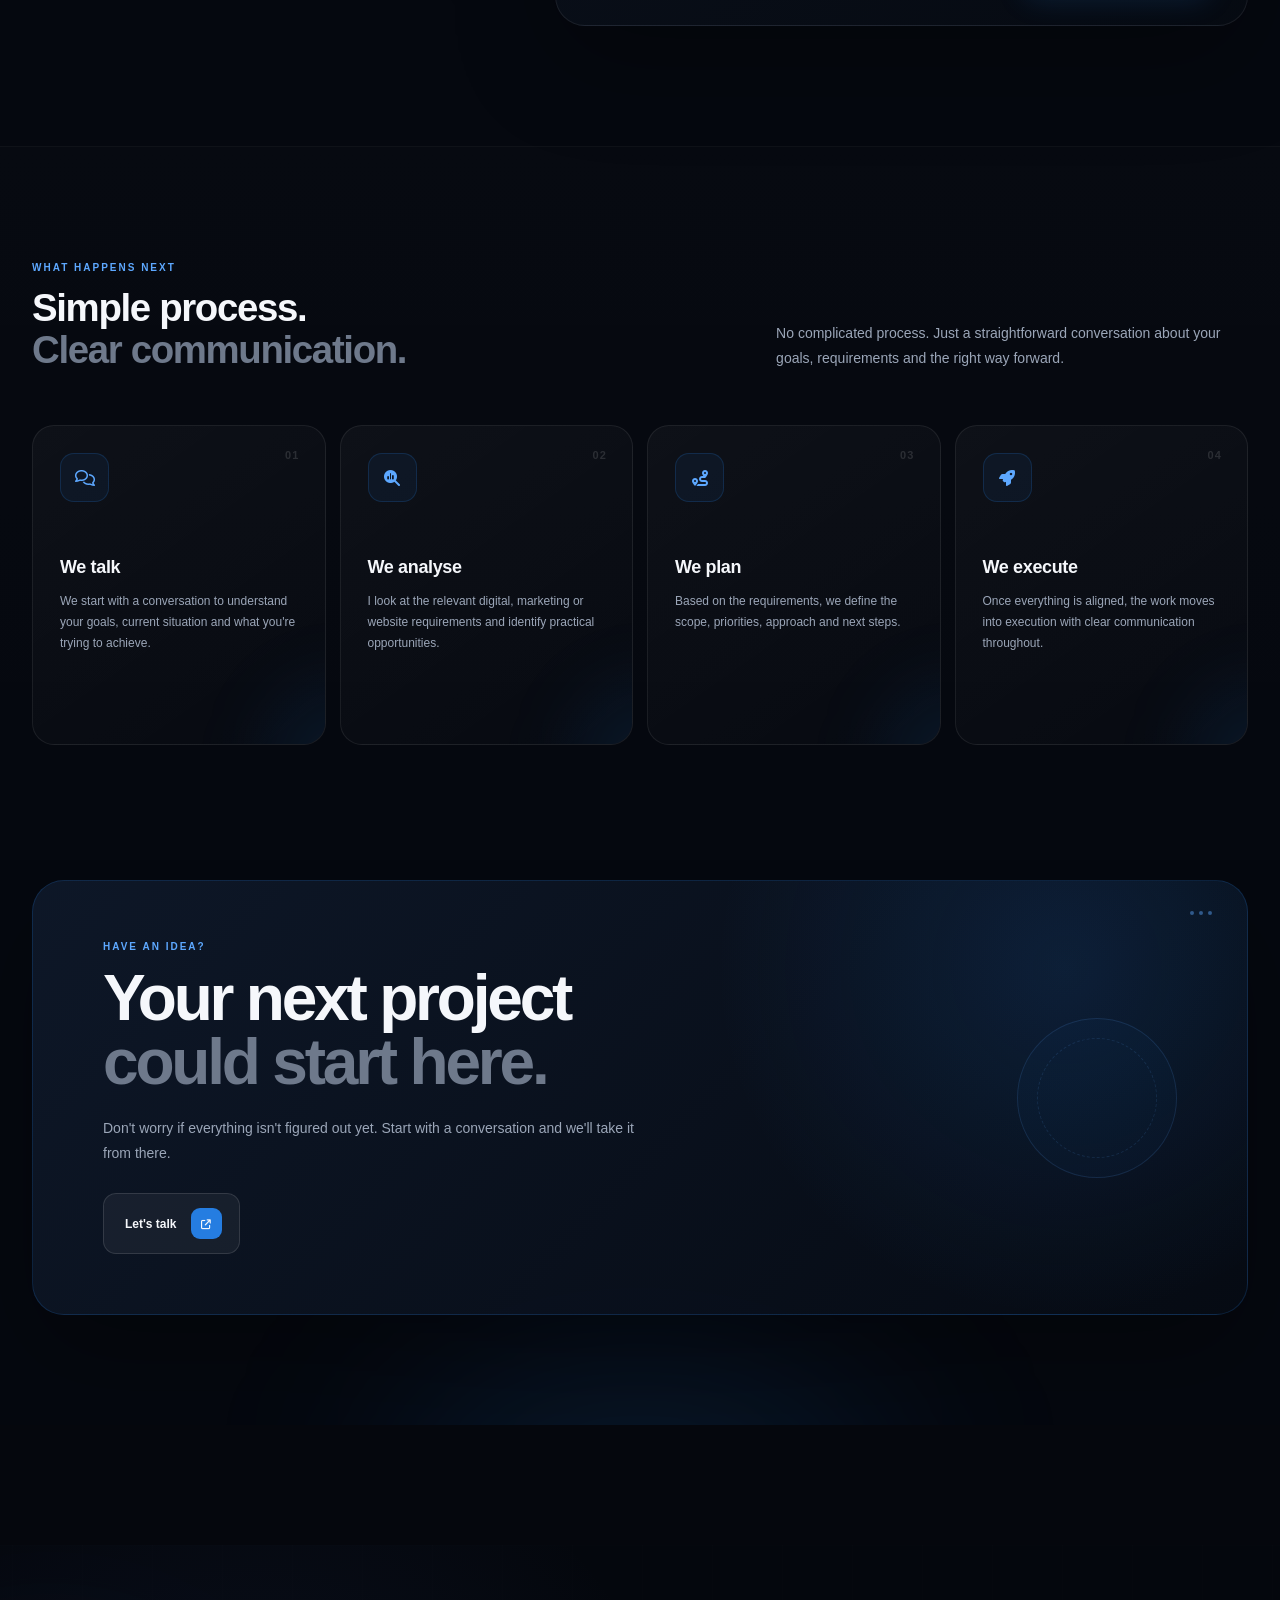
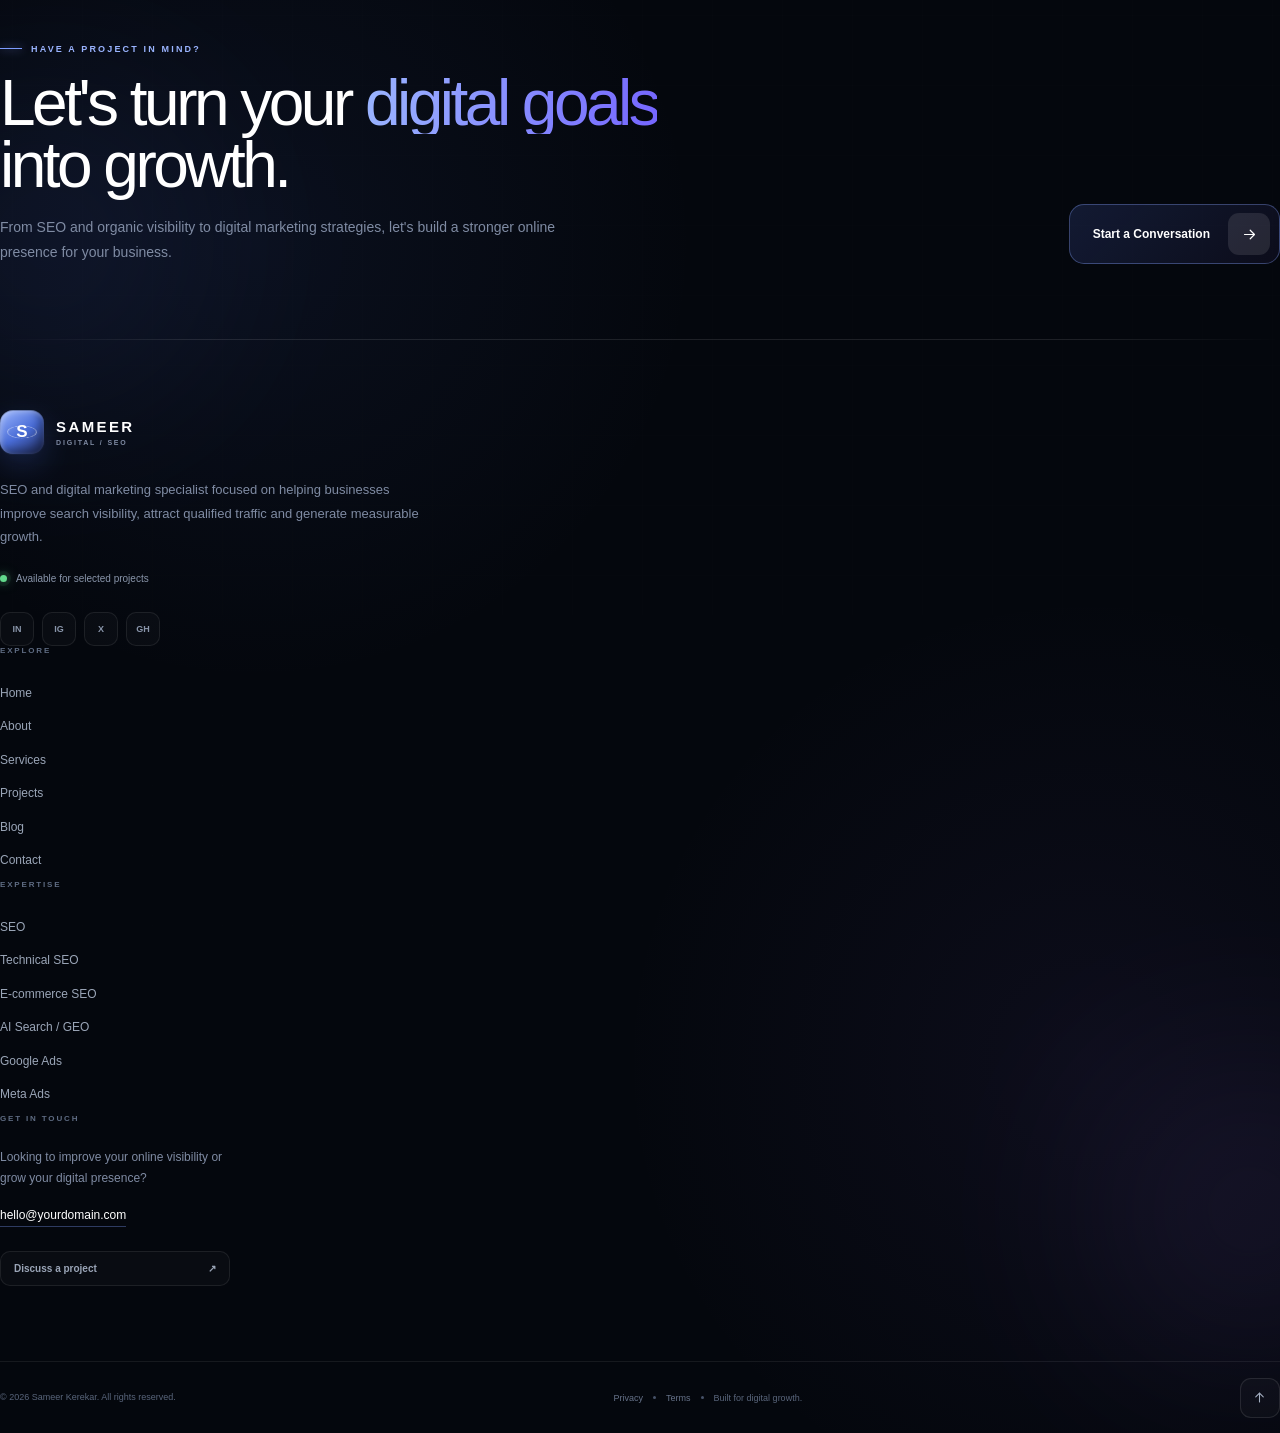
<file: contact.html>
<!DOCTYPE html>
<html lang="en">
<head>
    <meta charset="UTF-8">
    <meta name="viewport" content="width=device-width, initial-scale=1.0">

    <title>Contact | Sameer Kerekar — SEO & Digital Marketing</title>

    <meta name="description"
          content="Get in touch with Sameer Kerekar for SEO, performance marketing, social media, web and digital marketing projects. Let's discuss your next project.">

    <meta name="author" content="Sameer Kerekar">

    <link rel="stylesheet" href="contact.css">
    <meta name="google-site-verification" content="WZ-W5bGHf7AEvjmKoApG84cZ1C1qmICNWI4uA2yeWao" />

    <!-- Google tag (gtag.js) -->
<script async src="https://www.googletagmanager.com/gtag/js?id=G-DJ70WW41KW"></script>
<script>
  window.dataLayer = window.dataLayer || [];
  function gtag(){dataLayer.push(arguments);}
  gtag('js', new Date());

  gtag('config', 'G-DJ70WW41KW');
</script>


    <!-- Font Awesome -->
    <link
        rel="stylesheet"
        href="https://cdnjs.cloudflare.com/ajax/libs/font-awesome/6.5.2/css/all.min.css"
    >
</head>

<body>

    <!-- =========================================================
         CONTACT PAGE
         Navbar + Footer intentionally excluded
    ========================================================== -->

       <!-- =====================================================
         SITE HEADER
    ====================================================== -->

    <header
        class="site-header"
        id="siteHeader"
    >

        <!-- Ambient background light -->

        <div class="header-ambient"></div>


        <!-- =================================================
             MAIN NAVIGATION
        ================================================== -->

        <nav
            class="premium-navbar"
            id="mainNavbar"
            aria-label="Primary navigation"
        >

            <div class="navbar-inner">


                <!-- =========================================
                     BRAND
                     Replace this later with your real logo
                ========================================== -->

                <a
                    href="index.html"
                    class="brand"
                    aria-label="Sameer Kerekar home"
                >

                    <span class="brand-symbol">

                        <span class="brand-symbol-orbit"></span>

                        <span class="brand-symbol-core">
                            S
                        </span>

                    </span>


                    <span class="brand-copy">

                        <span class="brand-name">
                            SAMEER
                        </span>

                        <span class="brand-subtitle">
                            DIGITAL / SEO
                        </span>

                    </span>

                </a>


                <!-- =========================================
                     DESKTOP NAVIGATION
                ========================================== -->

                <div
                    class="desktop-navigation"
                    id="desktopNavigation"
                >

                    <div class="nav-pill">


                        <a
                            href="index.html"
                            class="nav-item "
                            data-nav-link
                        >
                            <span class="nav-number">
                                01
                            </span>

                            <span class="nav-label">
                                Home
                            </span>
                        </a>


                        <a
                            href="about.html"
                            class="nav-item"
                            data-nav-link
                        >
                            <span class="nav-number">
                                02
                            </span>

                            <span class="nav-label">
                                About
                            </span>
                        </a>


                        <a
                            href="service.html"
                            class="nav-item"
                            data-nav-link
                        >
                            <span class="nav-number">
                                03
                            </span>

                            <span class="nav-label">
                                Services
                            </span>
                        </a>


                        <a
                            href="portfolio.html"
                            class="nav-item"
                            data-nav-link
                        >
                            <span class="nav-number">
                                04
                            </span>

                            <span class="nav-label">
                                 Portfolio
                            </span>
                        </a>


                        <a
                            href="blog.html"
                            class="nav-item"
                            data-nav-link
                        >
                            <span class="nav-number">
                                05
                            </span>

                            <span class="nav-label">
                                Blog
                            </span>
                        </a>


                    </div>

                </div>


                <!-- =========================================
                     CONTACT BUTTON
                ========================================== -->

                <a
                    href="contact.html"
                    class="nav-contact active"
                    data-nav-link
                >

                    <span class="contact-label">
                        Let's Talk
                    </span>

                    <span class="contact-icon">

                        <svg
                            viewBox="0 0 24 24"
                            aria-hidden="true"
                        >
                            <path d="M5 12h13"></path>
                            <path d="m13 6 6 6-6 6"></path>
                        </svg>

                    </span>

                </a>


                <!-- =========================================
                     MOBILE MENU BUTTON
                ========================================== -->

                <button
                    class="mobile-menu-button"
                    id="mobileMenuButton"
                    type="button"
                    aria-label="Open navigation menu"
                    aria-controls="mobileMenu"
                    aria-expanded="false"
                >

                    <span class="menu-button-text">
                        MENU
                    </span>

                    <span class="menu-lines">

                        <span></span>
                        <span></span>

                    </span>

                </button>

            </div>

        </nav>


        <!-- =================================================
             MOBILE MENU
        ================================================== -->

        <div
            class="mobile-menu"
            id="mobileMenu"
            aria-hidden="true"
        >

            <div class="mobile-menu-inner">


                <div class="mobile-menu-top">

                    <span>
                        NAVIGATION
                    </span>

                    <span>
                        2026
                    </span>

                </div>


                <div class="mobile-navigation">


                    <a
                        href="index.html"
                        class="mobile-nav-link "
                        data-mobile-link
                    >
                        <span class="mobile-nav-number">
                            01
                        </span>

                        <span class="mobile-nav-title">
                            Home
                        </span>

                        <span class="mobile-nav-arrow">
                            ↗
                        </span>
                    </a>


                    <a
                        href="about.html"
                        class="mobile-nav-link"
                        data-mobile-link
                    >
                        <span class="mobile-nav-number">
                            02
                        </span>

                        <span class="mobile-nav-title">
                            About
                        </span>

                        <span class="mobile-nav-arrow">
                            ↗
                        </span>
                    </a>


                    <a
                        href="service.html"
                        class="mobile-nav-link"
                        data-mobile-link
                    >
                        <span class="mobile-nav-number">
                            03
                        </span>

                        <span class="mobile-nav-title">
                            Services
                        </span>

                        <span class="mobile-nav-arrow">
                            ↗
                        </span>
                    </a>


                    <a
                        href="portfolio.html"
                        class="mobile-nav-link"
                        data-mobile-link
                    >
                        <span class="mobile-nav-number">
                            04
                        </span>

                        <span class="mobile-nav-title">
                            Portfolio
                        </span>

                        <span class="mobile-nav-arrow">
                            ↗
                        </span>
                    </a>


                    <a
                        href="blog.html"
                        class="mobile-nav-link"
                        data-mobile-link
                    >
                        <span class="mobile-nav-number">
                            05
                        </span>

                        <span class="mobile-nav-title">
                            Blog
                        </span>

                        <span class="mobile-nav-arrow">
                            ↗
                        </span>
                    </a>


                    <a
                        href="#contact"
                        class="mobile-nav-link mobile-contact-link"
                        data-mobile-link
                    >
                        <span class="mobile-nav-number">
                            06
                        </span>

                        <span class="mobile-nav-title">
                            Contact
                        </span>

                        <span class="mobile-nav-arrow">
                            ↗
                        </span>
                    </a>

                </div>


                <div class="mobile-menu-footer">

                    <span>
                        SEO / DIGITAL MARKETING
                    </span>

                    <span>
                        INDIA
                    </span>

                </div>

            </div>

        </div>


        <!-- Mobile background overlay -->

        <div
            class="mobile-overlay"
            id="mobileOverlay"
        ></div>

    </header>

    <!-- ===================navbar end ================= -->

    <main class="contact-page">

        <!-- =========================
             HERO / INTRO
        ========================== -->
        <section class="contact-hero">

            <div class="contact-orb orb-one"></div>
            <div class="contact-orb orb-two"></div>
            <div class="contact-grid"></div>

            <div class="container contact-hero-container">

                <div class="hero-content">

                    <div class="section-eyebrow reveal">
                        <span class="eyebrow-line"></span>
                        <span>LET'S CONNECT</span>
                    </div>

                    <h1 class="contact-title reveal">
                        Let's build something
                        <span>meaningful.</span>
                    </h1>

                    <p class="contact-intro reveal">
                        Have a project, idea, or digital marketing challenge in mind?
                        Tell me what you're working on and let's explore how I can
                        help you move it forward.
                    </p>

                    <div class="hero-status reveal">
                        <span class="status-dot"></span>
                        <span>Currently available for selected projects</span>
                    </div>

                </div>

                <div class="hero-decoration reveal">
                    <div class="decoration-ring ring-one"></div>
                    <div class="decoration-ring ring-two"></div>

                    <div class="decoration-core">
                        <i class="fa-solid fa-arrow-down-long"></i>
                    </div>

                    <span class="decoration-text">START A CONVERSATION</span>
                </div>

            </div>
        </section>


        <!-- =========================
             MAIN CONTACT SECTION
        ========================== -->
        <section class="contact-section">

            <div class="container">

                <div class="contact-layout">

                    <!-- =====================
                         LEFT SIDE
                    ====================== -->
                    <div class="contact-sidebar">

                        <div class="sidebar-heading reveal">
                            <span class="mini-label">CONTACT DETAILS</span>

                            <h2>
                                Let's talk about
                                <span>your next move.</span>
                            </h2>

                            <p>
                                Whether you're looking to improve organic visibility,
                                generate better leads, scale paid campaigns or build
                                a stronger digital presence, feel free to reach out.
                            </p>
                        </div>


                        <!-- Email -->
                        <a href="mailto:hello@sameerkerekar.com"
                           class="contact-info-card reveal">

                            <div class="info-icon">
                                <i class="fa-regular fa-envelope"></i>
                            </div>

                            <div class="info-content">
                                <span class="info-label">EMAIL</span>
                                <strong>hello@sameerkerekar.com</strong>
                                <small>Send me an email anytime</small>
                            </div>

                            <div class="info-arrow">
                                <i class="fa-solid fa-arrow-up-right-from-square"></i>
                            </div>

                        </a>


                        <!-- Location -->
                        <div class="contact-info-card reveal">

                            <div class="info-icon">
                                <i class="fa-solid fa-location-dot"></i>
                            </div>

                            <div class="info-content">
                                <span class="info-label">LOCATION</span>
                                <strong>India</strong>
                                <small>Working with clients remotely</small>
                            </div>

                        </div>


                        <!-- Availability -->
                        <div class="contact-info-card availability-card reveal">

                            <div class="info-icon">
                                <i class="fa-regular fa-clock"></i>
                            </div>

                            <div class="info-content">
                                <span class="info-label">AVAILABILITY</span>
                                <strong>Open to new opportunities</strong>
                                <small>Projects, collaborations & freelance work</small>
                            </div>

                            <span class="availability-dot"></span>

                        </div>


                        <!-- Social -->
                        <div class="social-area reveal">

                            <span class="info-label">FOLLOW / CONNECT</span>

                            <div class="social-links">

                                <a href="#" aria-label="LinkedIn">
                                    <i class="fa-brands fa-linkedin-in"></i>
                                </a>

                                <a href="#" aria-label="Instagram">
                                    <i class="fa-brands fa-instagram"></i>
                                </a>

                                <a href="#" aria-label="GitHub">
                                    <i class="fa-brands fa-github"></i>
                                </a>

                                <a href="#" aria-label="X">
                                    <i class="fa-brands fa-x-twitter"></i>
                                </a>

                            </div>

                        </div>

                    </div>


                    <!-- =====================
                         FORM SIDE
                    ====================== -->
                    <div class="contact-form-wrapper reveal">

                        <div class="form-top">

                            <div>
                                <span class="mini-label">SEND A MESSAGE</span>

                                <h2>
                                    Tell me about
                                    <span>your project.</span>
                                </h2>
                            </div>

                            <div class="form-number">
                                01<span>/04</span>
                            </div>

                        </div>


                        <form id="contactForm" novalidate>

                            <!-- Name + Email -->
                            <div class="form-row">

                                <div class="form-group">

                                    <label for="name">
                                        Your name
                                        <span>*</span>
                                    </label>

                                    <div class="input-wrap">

                                        <i class="fa-regular fa-user"></i>

                                        <input
                                            type="text"
                                            id="name"
                                            name="name"
                                            placeholder="John Smith"
                                            autocomplete="name"
                                            required
                                        >

                                    </div>

                                    <small class="field-error" id="nameError"></small>

                                </div>


                                <div class="form-group">

                                    <label for="email">
                                        Email address
                                        <span>*</span>
                                    </label>

                                    <div class="input-wrap">

                                        <i class="fa-regular fa-envelope"></i>

                                        <input
                                            type="email"
                                            id="email"
                                            name="email"
                                            placeholder="john@company.com"
                                            autocomplete="email"
                                            required
                                        >

                                    </div>

                                    <small class="field-error" id="emailError"></small>

                                </div>

                            </div>


                            <!-- Company + Service -->
                            <div class="form-row">

                                <div class="form-group">

                                    <label for="company">
                                        Company / Brand
                                    </label>

                                    <div class="input-wrap">

                                        <i class="fa-regular fa-building"></i>

                                        <input
                                            type="text"
                                            id="company"
                                            name="company"
                                            placeholder="Your company"
                                            autocomplete="organization"
                                        >

                                    </div>

                                </div>


                                <div class="form-group">

                                    <label for="service">
                                        What do you need?
                                        <span>*</span>
                                    </label>

                                    <div class="input-wrap select-wrap">

                                        <i class="fa-solid fa-layer-group"></i>

                                        <select id="service" name="service" required>

                                            <option value="" selected disabled>
                                                Select a service
                                            </option>

                                            <option value="seo">
                                                SEO & Organic Growth
                                            </option>

                                            <option value="performance">
                                                Performance Marketing
                                            </option>

                                            <option value="social">
                                                Social Media Marketing
                                            </option>

                                            <option value="website">
                                                Website / Web Development
                                            </option>

                                            <option value="content">
                                                Content & Strategy
                                            </option>

                                            <option value="other">
                                                Something Else
                                            </option>

                                        </select>

                                        <i class="fa-solid fa-chevron-down select-arrow"></i>

                                    </div>

                                    <small class="field-error" id="serviceError"></small>

                                </div>

                            </div>


                            <!-- Budget -->
                            <div class="form-group full-width">

                                <label for="budget">
                                    Estimated budget
                                </label>

                                <div class="budget-options">

                                    <label class="budget-option">
                                        <input type="radio" name="budget" value="under-500">
                                        <span>Under £500</span>
                                    </label>

                                    <label class="budget-option">
                                        <input type="radio" name="budget" value="500-1000">
                                        <span>£500 – £1,000</span>
                                    </label>

                                    <label class="budget-option">
                                        <input type="radio" name="budget" value="1000-2500">
                                        <span>£1,000 – £2,500</span>
                                    </label>

                                    <label class="budget-option">
                                        <input type="radio" name="budget" value="2500-plus">
                                        <span>£2,500+</span>
                                    </label>

                                </div>

                            </div>


                            <!-- Message -->
                            <div class="form-group full-width">

                                <div class="message-label-row">

                                    <label for="message">
                                        Project details
                                        <span>*</span>
                                    </label>

                                    <span id="charCount">0 / 800</span>

                                </div>

                                <div class="textarea-wrap">

                                    <i class="fa-regular fa-message"></i>

                                    <textarea
                                        id="message"
                                        name="message"
                                        rows="6"
                                        maxlength="800"
                                        placeholder="Tell me a little about your project, goals, current challenges or what you'd like to achieve..."
                                        required
                                    ></textarea>

                                </div>

                                <small class="field-error" id="messageError"></small>

                            </div>


                            <!-- Consent -->
                            <div class="form-bottom">

                                <label class="consent">

                                    <input
                                        type="checkbox"
                                        id="consent"
                                        name="consent"
                                        required
                                    >

                                    <span class="custom-checkbox">
                                        <i class="fa-solid fa-check"></i>
                                    </span>

                                    <span>
                                        I agree to be contacted regarding my enquiry.
                                    </span>

                                </label>

                                <small class="field-error" id="consentError"></small>


                                <button
                                    type="submit"
                                    class="submit-button"
                                    id="submitButton"
                                >

                                    <span class="button-text">
                                        Send enquiry
                                    </span>

                                    <span class="button-icon">
                                        <i class="fa-solid fa-arrow-right"></i>
                                    </span>

                                    <span class="button-loader"></span>

                                </button>

                            </div>

                        </form>


                        <!-- Success Message -->
                        <div class="form-success" id="formSuccess">

                            <div class="success-icon">
                                <i class="fa-solid fa-check"></i>
                            </div>

                            <span class="mini-label">MESSAGE RECEIVED</span>

                            <h3>
                                Thanks for reaching out.
                            </h3>

                            <p>
                                Your enquiry has been captured successfully.
                                I'll get back to you as soon as possible.
                            </p>

                            <button type="button" id="newMessage">
                                Send another message
                                <i class="fa-solid fa-arrow-right"></i>
                            </button>

                        </div>

                    </div>

                </div>

            </div>

        </section>


        <!-- =========================
             PROCESS SECTION
        ========================== -->
        <section class="contact-process">

            <div class="container">

                <div class="process-heading reveal">

                    <div>
                        <span class="mini-label">WHAT HAPPENS NEXT</span>

                        <h2>
                            Simple process.
                            <span>Clear communication.</span>
                        </h2>
                    </div>

                    <p>
                        No complicated process. Just a straightforward conversation
                        about your goals, requirements and the right way forward.
                    </p>

                </div>


                <div class="process-grid">

                    <div class="process-card reveal">

                        <div class="process-number">01</div>

                        <div class="process-icon">
                            <i class="fa-regular fa-comments"></i>
                        </div>

                        <h3>We talk</h3>

                        <p>
                            We start with a conversation to understand your goals,
                            current situation and what you're trying to achieve.
                        </p>

                    </div>


                    <div class="process-card reveal">

                        <div class="process-number">02</div>

                        <div class="process-icon">
                            <i class="fa-solid fa-magnifying-glass-chart"></i>
                        </div>

                        <h3>We analyse</h3>

                        <p>
                            I look at the relevant digital, marketing or website
                            requirements and identify practical opportunities.
                        </p>

                    </div>


                    <div class="process-card reveal">

                        <div class="process-number">03</div>

                        <div class="process-icon">
                            <i class="fa-solid fa-route"></i>
                        </div>

                        <h3>We plan</h3>

                        <p>
                            Based on the requirements, we define the scope,
                            priorities, approach and next steps.
                        </p>

                    </div>


                    <div class="process-card reveal">

                        <div class="process-number">04</div>

                        <div class="process-icon">
                            <i class="fa-solid fa-rocket"></i>
                        </div>

                        <h3>We execute</h3>

                        <p>
                            Once everything is aligned, the work moves into
                            execution with clear communication throughout.
                        </p>

                    </div>

                </div>

            </div>

        </section>


        <!-- =========================
             FINAL CTA
        ========================== -->
        <section class="contact-cta">

            <div class="cta-glow"></div>

            <div class="container">

                <div class="cta-card reveal">

                    <div class="cta-decoration">
                        <span></span>
                        <span></span>
                        <span></span>
                    </div>

                    <div class="cta-content">

                        <span class="mini-label">HAVE AN IDEA?</span>

                        <h2>
                            Your next project
                            <span>could start here.</span>
                        </h2>

                        <p>
                            Don't worry if everything isn't figured out yet.
                            Start with a conversation and we'll take it from there.
                        </p>

                        <a href="mailto:hello@sameerkerekar.com"
                           class="cta-button">

                            <span>Let's talk</span>

                            <i class="fa-solid fa-arrow-up-right-from-square"></i>

                        </a>

                    </div>

                    <div class="cta-symbol">
                        <i class="fa-solid fa-arrow-up-right"></i>
                    </div>

                </div>

            </div>

        </section>

    </main>

    <!-- ====footer start================== --> 
 <!-- =========================================================
     PREMIUM DIGITAL MARKETING FOOTER
========================================================= -->

<footer class="site-footer" id="siteFooter">

    <!-- Decorative background -->
    <div class="footer-grid"></div>

    <div class="footer-glow footer-glow-one"></div>
    <div class="footer-glow footer-glow-two"></div>


    <div class="container footer-container">

        <!-- =================================================
             FOOTER TOP CTA
        ================================================== -->

        <div class="footer-cta">

            <div class="footer-cta-content">

                <span class="footer-eyebrow">
                    HAVE A PROJECT IN MIND?
                </span>

                <h2 class="footer-heading">
                    Let's turn your
                    <span>digital goals</span>
                    into growth.
                </h2>

                <p class="footer-description">
                    From SEO and organic visibility to digital
                    marketing strategies, let's build a stronger
                    online presence for your business.
                </p>

            </div>


            <!-- CTA Button -->

            <a
                href="#contact"
                class="footer-main-cta"
            >

                <span>
                    Start a Conversation
                </span>

                <span class="footer-cta-arrow">

                    <svg
                        viewBox="0 0 24 24"
                        aria-hidden="true"
                    >
                        <path d="M5 12h13"></path>
                        <path d="m13 6 6 6-6 6"></path>
                    </svg>

                </span>

            </a>

        </div>


        <!-- =================================================
             FOOTER DIVIDER
        ================================================== -->

        <div class="footer-divider"></div>


        <!-- =================================================
             FOOTER MAIN CONTENT
        ================================================== -->

        <div class="row footer-main g-4">


            <!-- =============================================
                 BRAND COLUMN
            ============================================== -->

            <div class="col-lg-5 col-md-12">

                <div class="footer-brand-block">


                    <!-- Brand -->

                    <a
                        href="index.html"
                        class="footer-brand"
                        aria-label="Sameer Kerekar home"
                    >

                        <span class="footer-brand-symbol">

                            <span class="footer-brand-orbit"></span>

                            <span class="footer-brand-letter">
                                S
                            </span>

                        </span>


                        <span class="footer-brand-copy">

                            <span class="footer-brand-name">
                                SAMEER
                            </span>

                            <span class="footer-brand-role">
                                DIGITAL / SEO
                            </span>

                        </span>

                    </a>


                    <!-- Brand description -->

                    <p class="footer-brand-description">
                        SEO and digital marketing specialist focused
                        on helping businesses improve search visibility,
                        attract qualified traffic and generate measurable
                        growth.
                    </p>


                    <!-- Availability -->

                    <div class="footer-availability">

                        <span class="availability-dot"></span>

                        <span>
                            Available for selected projects
                        </span>

                    </div>


                    <!-- Social links -->

                    <div class="footer-socials">

                        <a
                            href="#"
                            aria-label="LinkedIn"
                            class="social-link"
                        >
                            in
                        </a>

                        <a
                            href="#"
                            aria-label="Instagram"
                            class="social-link"
                        >
                            ig
                        </a>

                        <a
                            href="#"
                            aria-label="X"
                            class="social-link"
                        >
                            X
                        </a>

                        <a
                            href="#"
                            aria-label="GitHub"
                            class="social-link"
                        >
                            gh
                        </a>

                    </div>

                </div>

            </div>


            <!-- =============================================
                 QUICK LINKS
            ============================================== -->

            <div class="col-lg-2 col-md-4 col-6">

                <div class="footer-column">

                    <span class="footer-column-title">
                        EXPLORE
                    </span>


                    <ul class="footer-links">

                        <li>
                            <a href="index.html">
                                Home
                            </a>
                        </li>

                        <li>
                            <a href="about.html">
                                About
                            </a>
                        </li>

                        <li>
                            <a href="#services">
                                Services
                            </a>
                        </li>

                        <li>
                            <a href="#projects">
                                Projects
                            </a>
                        </li>

                        <li>
                            <a href="#blog">
                                Blog
                            </a>
                        </li>

                        <li>
                            <a href="#contact">
                                Contact
                            </a>
                        </li>

                    </ul>

                </div>

            </div>


            <!-- =============================================
                 SERVICES
            ============================================== -->

            <div class="col-lg-2 col-md-4 col-6">

                <div class="footer-column">

                    <span class="footer-column-title">
                        EXPERTISE
                    </span>


                    <ul class="footer-links">

                        <li>
                            <a href="#services">
                                SEO
                            </a>
                        </li>

                        <li>
                            <a href="#services">
                                Technical SEO
                            </a>
                        </li>

                        <li>
                            <a href="#services">
                                E-commerce SEO
                            </a>
                        </li>

                        <li>
                            <a href="#services">
                                AI Search / GEO
                            </a>
                        </li>

                        <li>
                            <a href="#services">
                                Google Ads
                            </a>
                        </li>

                        <li>
                            <a href="#services">
                                Meta Ads
                            </a>
                        </li>

                    </ul>

                </div>

            </div>


            <!-- =============================================
                 CONTACT
            ============================================== -->

            <div class="col-lg-3 col-md-4 col-12">

                <div class="footer-column">

                    <span class="footer-column-title">
                        GET IN TOUCH
                    </span>


                    <div class="footer-contact-content">

                        <p>
                            Looking to improve your
                            online visibility or grow
                            your digital presence?
                        </p>


                        <a
                            href="mailto:hello@yourdomain.com"
                            class="footer-email"
                        >
                            hello@yourdomain.com
                        </a>


                        <a
                            href="#contact"
                            class="footer-contact-link"
                        >

                            <span>
                                Discuss a project
                            </span>

                            <span>
                                ↗
                            </span>

                        </a>

                    </div>

                </div>

            </div>

        </div>


        <!-- =================================================
             FOOTER BOTTOM
        ================================================== -->

        <div class="footer-bottom">

            <div class="footer-copyright">

                ©
                <span id="footerYear">
                    2026
                </span>

                Sameer Kerekar.
                All rights reserved.

            </div>


            <div class="footer-bottom-links">

                <a href="#">
                    Privacy
                </a>

                <span class="footer-bottom-dot"></span>

                <a href="#">
                    Terms
                </a>

                <span class="footer-bottom-dot"></span>

                <span>
                    Built for digital growth.
                </span>

            </div>


            <!-- Back to top -->

            <button
                type="button"
                class="back-to-top"
                id="backToTop"
                aria-label="Back to top"
            >

                <svg
                    viewBox="0 0 24 24"
                    aria-hidden="true"
                >

                    <path d="M12 19V5"></path>

                    <path d="m6 11 6-6 6 6"></path>

                </svg>

            </button>

        </div>

    </div>

</footer>
<!-- ====footer end ================== --> 


    <script src="contact.js"></script>

</body>
</html>
</file>
<file: style.css>
/* =========================================================
   SAMEER KEREKAR
   PREMIUM DIGITAL MARKETING NAVBAR
   ---------------------------------------------------------
   HTML 5
   CSS 3
   Bootstrap 5
   Vanilla JavaScript
========================================================= */


/* =========================================================
   01. DESIGN TOKENS
========================================================= */

:root {

    --bg-main: #05070d;

    --bg-secondary: #080c15;

    --surface: rgba(13, 18, 31, 0.72);

    --surface-solid: #0c111d;

    --surface-light: rgba(255, 255, 255, 0.045);

    --white: #ffffff;

    --white-soft: #dce3ef;

    --muted: #7f8ba3;

    --muted-light: #a6b1c2;

    --accent: #7c9cff;

    --accent-bright: #9ab4ff;

    --accent-purple: #9b7cff;

    --accent-glow:
        rgba(124, 156, 255, 0.45);

    --border:
        rgba(255, 255, 255, 0.09);

    --border-bright:
        rgba(255, 255, 255, 0.18);

    --font-display:
        "Space Grotesk",
        sans-serif;

    --font-body:
        "Inter",
        sans-serif;

    --ease:
        cubic-bezier(0.22, 1, 0.36, 1);

    --ease-sharp:
        cubic-bezier(0.16, 1, 0.3, 1);
}


/* =========================================================
   02. RESET
========================================================= */

*,
*::before,
*::after {

    box-sizing: border-box;

}


html {

    scroll-behavior: smooth;

}


body {

    margin: 0;

    padding: 0;

    min-height: 100vh;

    overflow-x: hidden;

    background:
        radial-gradient(
            circle at 50% -10%,
            rgba(73, 102, 190, 0.13),
            transparent 34%
        ),
        var(--bg-main);

    color: var(--white);

    font-family: var(--font-body);

}


body.menu-open {

    overflow: hidden;

}


/* =========================================================
   03. SELECTION
========================================================= */

::selection {

    background: rgba(124, 156, 255, 0.3);

    color: #ffffff;

}


/* =========================================================
   04. ACCESSIBILITY
========================================================= */

a:focus-visible,
button:focus-visible {

    outline: 2px solid var(--accent-bright);

    outline-offset: 4px;

}


/* =========================================================
   05. PAGE LOADER
========================================================= */

.page-loader {

    position: fixed;

    inset: 0;

    z-index: 99999;

    display: flex;

    align-items: center;

    justify-content: center;

    background:

        radial-gradient(
            circle at 50% 48%,
            rgba(79, 105, 194, 0.13),
            transparent 25%
        ),

        #03050a;

    overflow: hidden;

    transition:
        opacity 900ms var(--ease),
        visibility 900ms var(--ease);

}


.page-loader.is-hidden {

    opacity: 0;

    visibility: hidden;

    pointer-events: none;

}


/* =========================================================
   06. LOADER GRID
========================================================= */

.loader-grid {

    position: absolute;

    inset: -50%;

    background-image:

        linear-gradient(
            rgba(255,255,255,0.025) 1px,
            transparent 1px
        ),

        linear-gradient(
            90deg,
            rgba(255,255,255,0.025) 1px,
            transparent 1px
        );

    background-size: 70px 70px;

    transform:
        perspective(500px)
        rotateX(62deg)
        translateY(18%);

    mask-image:
        linear-gradient(
            to bottom,
            transparent,
            black 30%,
            black 70%,
            transparent
        );

    opacity: 0.65;

    animation:
        loaderGridMove 14s linear infinite;

}


@keyframes loaderGridMove {

    from {

        transform:
            perspective(500px)
            rotateX(62deg)
            translateY(18%);

    }

    to {

        transform:
            perspective(500px)
            rotateX(62deg)
            translateY(23%);

    }

}


/* =========================================================
   07. LOADER GLOW
========================================================= */

.loader-glow {

    position: absolute;

    width: 260px;

    height: 260px;

    border-radius: 50%;

    filter: blur(90px);

    opacity: 0.25;

    pointer-events: none;

}


.loader-glow-one {

    background: var(--accent);

    top: 30%;

    left: 30%;

}


.loader-glow-two {

    background: var(--accent-purple);

    bottom: 20%;

    right: 28%;

}


/* =========================================================
   08. LOADER 3D SCENE
========================================================= */

.loader-scene {

    position: absolute;

    width: 230px;

    height: 230px;

    display: grid;

    place-items: center;

    perspective: 900px;

}


.loader-core {

    position: relative;

    width: 100px;

    height: 100px;

    transform-style: preserve-3d;

    animation:
        loaderFloat 4s ease-in-out infinite;

}


@keyframes loaderFloat {

    0%,
    100% {

        transform:
            translateY(0)
            rotateX(8deg)
            rotateY(0deg);

    }

    50% {

        transform:
            translateY(-14px)
            rotateX(18deg)
            rotateY(180deg);

    }

}


/* =========================================================
   09. LOADER CORE
========================================================= */

.loader-core-inner {

    position: absolute;

    inset: 24px;

    border-radius: 24px;

    background:

        linear-gradient(
            145deg,
            #a9c0ff,
            #466bd5 48%,
            #222d5e
        );

    box-shadow:

        inset 5px 5px 12px
        rgba(255,255,255,0.28),

        inset -7px -7px 15px
        rgba(0,0,0,0.4),

        0 0 45px
        rgba(92,125,255,0.4);

    transform:
        translateZ(30px)
        rotate(45deg);

}


/* =========================================================
   10. LOADER RINGS
========================================================= */

.loader-ring {

    position: absolute;

    inset: 0;

    border-radius: 50%;

    border: 1px solid
        rgba(143, 171, 255, 0.4);

    transform-style: preserve-3d;

}


.loader-ring-one {

    transform:
        rotateX(70deg)
        scale(1.45);

    animation:
        ringOne 5s linear infinite;

}


.loader-ring-two {

    transform:
        rotateY(70deg)
        scale(1.25);

    border-color:
        rgba(160, 124, 255, 0.35);

    animation:
        ringTwo 6s linear infinite reverse;

}


.loader-ring-three {

    transform:
        rotateX(30deg)
        rotateY(40deg)
        scale(1.7);

    border-color:
        rgba(255,255,255,0.12);

    animation:
        ringThree 9s linear infinite;

}


@keyframes ringOne {

    from {

        transform:
            rotateX(70deg)
            rotateZ(0deg)
            scale(1.45);

    }

    to {

        transform:
            rotateX(70deg)
            rotateZ(360deg)
            scale(1.45);

    }

}


@keyframes ringTwo {

    from {

        transform:
            rotateY(70deg)
            rotateZ(360deg)
            scale(1.25);

    }

    to {

        transform:
            rotateY(70deg)
            rotateZ(0deg)
            scale(1.25);

    }

}


@keyframes ringThree {

    from {

        transform:
            rotateX(30deg)
            rotateY(40deg)
            rotateZ(0deg)
            scale(1.7);

    }

    to {

        transform:
            rotateX(30deg)
            rotateY(40deg)
            rotateZ(360deg)
            scale(1.7);

    }

}


/* =========================================================
   11. LOADER CONTENT
========================================================= */

.loader-content {

    position: absolute;

    bottom: 12%;

    left: 50%;

    width: 260px;

    transform:
        translateX(-50%);

    text-align: center;

}


.loader-brand {

    font-family: var(--font-display);

    font-size: 20px;

    font-weight: 700;

    letter-spacing: 0.18em;

}


.loader-brand span {

    color: var(--accent);

}


.loader-status {

    margin-top: 8px;

    color: var(--muted);

    font-size: 8px;

    font-weight: 600;

    letter-spacing: 0.38em;

}


.loader-progress {

    position: relative;

    width: 100%;

    height: 2px;

    margin-top: 20px;

    overflow: hidden;

    background:
        rgba(255,255,255,0.08);

}


.loader-progress-bar {

    display: block;

    width: 0%;

    height: 100%;

    background:
        linear-gradient(
            90deg,
            var(--accent-purple),
            var(--accent-bright)
        );

    box-shadow:
        0 0 15px var(--accent);

    transition:
        width 120ms linear;

}


.loader-percentage {

    margin-top: 9px;

    color: var(--muted);

    font-family: var(--font-display);

    font-size: 9px;

    letter-spacing: 0.2em;

}


/* =========================================================
   12. SITE HEADER
========================================================= */

.site-header {

    position: fixed;

    top: 0;

    left: 0;

    width: 100%;

    z-index: 5000;

    padding-top: 22px;

    pointer-events: none;

}


.header-ambient {

    position: absolute;

    top: -100px;

    left: 50%;

    width: 600px;

    height: 240px;

    transform:
        translateX(-50%);

    background:
        radial-gradient(
            ellipse,
            rgba(82, 110, 220, 0.13),
            transparent 65%
        );

    filter: blur(30px);

    pointer-events: none;

}


/* =========================================================
   13. PREMIUM NAVBAR
========================================================= */

.premium-navbar {

    width:
        min(
            1240px,
            calc(100% - 48px)
        );

    margin: 0 auto;

    pointer-events: auto;

}


.navbar-inner {

    position: relative;

    min-height: 72px;

    display: flex;

    align-items: center;

    gap: 25px;

    padding:
        8px
        9px
        8px
        16px;

    border: 1px solid var(--border);

    border-radius: 20px;

    background:

        linear-gradient(
            120deg,
            rgba(255,255,255,0.065),
            rgba(255,255,255,0.018)
        ),

        rgba(6, 10, 18, 0.76);

    backdrop-filter: blur(28px);

    -webkit-backdrop-filter: blur(28px);

    box-shadow:

        0 24px 70px
        rgba(0,0,0,0.25),

        inset 0 1px 0
        rgba(255,255,255,0.07);

    transition:
        transform 450ms var(--ease),
        border-color 450ms var(--ease),
        background 450ms var(--ease),
        box-shadow 450ms var(--ease);

}


/* Top light */

.navbar-inner::before {

    content: "";

    position: absolute;

    top: 0;

    left: 7%;

    width: 86%;

    height: 1px;

    background:
        linear-gradient(
            90deg,
            transparent,
            rgba(255,255,255,0.22),
            transparent
        );

}


/* Scroll state */

.site-header.scrolled .navbar-inner {

    min-height: 64px;

    transform:
        translateY(-4px);

    border-color:
        rgba(255,255,255,0.14);

    background:

        linear-gradient(
            120deg,
            rgba(255,255,255,0.075),
            rgba(255,255,255,0.025)
        ),

        rgba(5,8,15,0.90);

    box-shadow:

        0 25px 80px
        rgba(0,0,0,0.38),

        inset 0 1px 0
        rgba(255,255,255,0.08);

}


/* =========================================================
   14. BRAND
========================================================= */

.brand {

    display: inline-flex;

    align-items: center;

    gap: 11px;

    min-width: 160px;

    text-decoration: none;

    color: var(--white);

    perspective: 400px;

}


.brand:hover {

    color: var(--white);

}


/* 3D brand symbol */

.brand-symbol {

    position: relative;

    width: 42px;

    height: 42px;

    display: grid;

    place-items: center;

    border-radius: 13px;

    background:

        linear-gradient(
            145deg,
            #9cb6ff,
            #4569d6 50%,
            #202b5c
        );

    box-shadow:

        inset 2px 2px 5px
        rgba(255,255,255,0.3),

        inset -4px -4px 7px
        rgba(0,0,0,0.35),

        0 9px 25px
        rgba(66,96,207,0.3);

    transform:
        perspective(200px)
        rotateX(5deg);

    transition:
        transform 500ms var(--ease);

}


.brand:hover .brand-symbol {

    transform:
        perspective(200px)
        rotateX(10deg)
        rotateY(-12deg)
        translateY(-2px);

}


/* Symbol orbit */

.brand-symbol-orbit {

    position: absolute;

    width: 29px;

    height: 29px;

    border: 1px solid
        rgba(255,255,255,0.52);

    border-radius: 50%;

    transform:
        rotateX(65deg)
        rotateZ(25deg);

    box-shadow:
        0 0 12px
        rgba(255,255,255,0.12);

}


/* Brand S */

.brand-symbol-core {

    position: relative;

    z-index: 2;

    font-family: var(--font-display);

    font-size: 17px;

    font-weight: 700;

    color: #ffffff;

    text-shadow:
        0 2px 7px rgba(0,0,0,0.25);

}


/* Brand text */

.brand-copy {

    display: flex;

    flex-direction: column;

    gap: 4px;

}


.brand-name {

    font-family: var(--font-display);

    font-size: 15px;

    line-height: 1;

    font-weight: 700;

    letter-spacing: 0.16em;

}


.brand-subtitle {

    color: var(--muted);

    font-size: 7px;

    line-height: 1;

    font-weight: 600;

    letter-spacing: 0.26em;

}


/* =========================================================
   15. DESKTOP NAVIGATION
========================================================= */

.desktop-navigation {

    flex: 1;

    display: flex;

    justify-content: center;

}


.nav-pill {

    display: flex;

    align-items: center;

    gap: 2px;

    padding: 4px;

    border: 1px solid
        rgba(255,255,255,0.055);

    border-radius: 14px;

    background:
        rgba(255,255,255,0.025);

}


/* =========================================================
   16. NAV ITEM
========================================================= */

.nav-item {

    position: relative;

    display: flex;

    align-items: center;

    gap: 8px;

    min-height: 43px;

    padding:
        7px
        13px;

    color: var(--muted-light);

    border-radius: 10px;

    text-decoration: none;

    overflow: hidden;

    transition:
        color 250ms ease,
        transform 300ms var(--ease);

}


.nav-item::before {

    content: "";

    position: absolute;

    inset: 3px;

    border-radius: 8px;

    background:
        linear-gradient(
            135deg,
            rgba(255,255,255,0.075),
            rgba(255,255,255,0.018)
        );

    opacity: 0;

    transform:
        scale(0.88);

    transition:
        opacity 350ms var(--ease),
        transform 350ms var(--ease);

}


.nav-item:hover::before,
.nav-item.active::before {

    opacity: 1;

    transform:
        scale(1);

}


.nav-item:hover {

    color: #ffffff;

    transform:
        translateY(-1px);

}


/* Number */

.nav-number {

    position: relative;

    z-index: 2;

    color: #5f6b82;

    font-family: var(--font-display);

    font-size: 8px;

    font-weight: 600;

    transition:
        color 250ms ease;

}


.nav-item.active .nav-number {

    color: var(--accent-bright);

}


/* Label */

.nav-label {

    position: relative;

    z-index: 2;

    font-size: 12px;

    font-weight: 600;

    letter-spacing: 0.01em;

}


/* Active line */

.nav-item::after {

    content: "";

    position: absolute;

    left: 50%;

    bottom: 4px;

    width: 4px;

    height: 4px;

    border-radius: 50%;

    background:
        var(--accent-bright);

    box-shadow:
        0 0 12px
        var(--accent);

    opacity: 0;

    transform:
        translateX(-50%)
        scale(0);

    transition:
        opacity 300ms var(--ease),
        transform 300ms var(--ease);

}


.nav-item.active::after {

    opacity: 1;

    transform:
        translateX(-50%)
        scale(1);

}


/* =========================================================
   17. CONTACT BUTTON
========================================================= */

.nav-contact {

    position: relative;

    display: inline-flex;

    align-items: center;

    gap: 10px;

    min-height: 48px;

    padding:
        7px
        8px
        7px
        17px;

    border: 1px solid
        rgba(137,165,255,0.35);

    border-radius: 13px;

    color: #ffffff;

    background:

        linear-gradient(
            135deg,
            rgba(109,140,255,0.19),
            rgba(111,86,206,0.08)
        );

    text-decoration: none;

    font-size: 11px;

    font-weight: 700;

    overflow: hidden;

    transition:
        transform 350ms var(--ease),
        border-color 350ms ease,
        box-shadow 350ms ease;

}


/* Animated shine */

.nav-contact::before {

    content: "";

    position: absolute;

    top: 0;

    left: -120%;

    width: 80%;

    height: 100%;

    background:
        linear-gradient(
            90deg,
            transparent,
            rgba(255,255,255,0.18),
            transparent
        );

    transform:
        skewX(-20deg);

    transition:
        left 700ms var(--ease);

}


.nav-contact:hover::before {

    left: 130%;

}


.nav-contact:hover {

    color: #ffffff;

    transform:
        translateY(-2px);

    border-color:
        rgba(144,168,255,0.65);

    box-shadow:

        0 12px 35px
        rgba(76,104,220,0.2);

}


/* Contact icon */

.contact-icon {

    width: 32px;

    height: 32px;

    display: grid;

    place-items: center;

    border-radius: 9px;

    background:
        rgba(255,255,255,0.10);

    transition:
        transform 350ms var(--ease),
        background 350ms ease;

}


.nav-contact:hover .contact-icon {

    transform:
        translateX(3px);

    background:
        rgba(255,255,255,0.17);

}


.contact-icon svg {

    width: 15px;

    height: 15px;

    fill: none;

    stroke: currentColor;

    stroke-width: 1.7;

    stroke-linecap: round;

    stroke-linejoin: round;

}


/* =========================================================
   18. MOBILE MENU BUTTON
========================================================= */

.mobile-menu-button {

    display: none;

    align-items: center;

    gap: 10px;

    height: 44px;

    padding:
        7px
        10px
        7px
        14px;

    border: 1px solid var(--border);

    border-radius: 12px;

    background:
        rgba(255,255,255,0.035);

    color: #ffffff;

    cursor: pointer;

}


.menu-button-text {

    font-family: var(--font-display);

    font-size: 8px;

    font-weight: 600;

    letter-spacing: 0.15em;

}


.menu-lines {

    width: 20px;

    height: 15px;

    display: flex;

    flex-direction: column;

    justify-content: space-between;

}


.menu-lines span {

    width: 100%;

    height: 1.5px;

    border-radius: 10px;

    background: #ffffff;

    transform-origin: center;

    transition:
        transform 400ms var(--ease),
        opacity 250ms ease;

}


/* Hamburger to X */

.mobile-menu-button.open
.menu-lines span:first-child {

    transform:
        translateY(6.7px)
        rotate(45deg);

}


.mobile-menu-button.open
.menu-lines span:last-child {

    transform:
        translateY(-6.7px)
        rotate(-45deg);

}


/* =========================================================
   19. MOBILE MENU
========================================================= */

.mobile-menu {

    position: fixed;

    top: 92px;

    left: 12px;

    right: 12px;

    z-index: 5100;

    display: none;

    border:
        1px solid var(--border-bright);

    border-radius: 22px;

    background:

        linear-gradient(
            145deg,
            rgba(13,19,32,0.98),
            rgba(5,8,15,0.98)
        );

    backdrop-filter: blur(30px);

    -webkit-backdrop-filter: blur(30px);

    box-shadow:
        0 35px 100px
        rgba(0,0,0,0.55);

    overflow: hidden;

    opacity: 0;

    visibility: hidden;

    transform:
        translateY(-20px)
        scale(0.97);

    transition:
        opacity 450ms var(--ease),
        visibility 450ms var(--ease),
        transform 450ms var(--ease);

}


.mobile-menu.open {

    opacity: 1;

    visibility: visible;

    transform:
        translateY(0)
        scale(1);

}


.mobile-menu-inner {

    padding: 20px;

}


/* =========================================================
   20. MOBILE MENU HEADER
========================================================= */

.mobile-menu-top {

    display: flex;

    align-items: center;

    justify-content: space-between;

    padding-bottom: 15px;

    border-bottom:
        1px solid var(--border);

    color: var(--muted);

    font-family: var(--font-display);

    font-size: 8px;

    font-weight: 600;

    letter-spacing: 0.18em;

}


/* =========================================================
   21. MOBILE NAVIGATION
========================================================= */

.mobile-navigation {

    padding:
        10px 0;

}


.mobile-nav-link {

    display: grid;

    grid-template-columns:
        30px
        1fr
        30px;

    align-items: center;

    min-height: 65px;

    border-bottom:
        1px solid
        rgba(255,255,255,0.055);

    color: var(--muted-light);

    text-decoration: none;

    transform:
        translateX(15px);

    opacity: 0;

    transition:
        color 250ms ease,
        transform 400ms var(--ease),
        opacity 400ms var(--ease);

}


.mobile-menu.open
.mobile-nav-link {

    transform:
        translateX(0);

    opacity: 1;

}


/* Stagger */

.mobile-menu.open
.mobile-nav-link:nth-child(1) {

    transition-delay: 60ms;

}


.mobile-menu.open
.mobile-nav-link:nth-child(2) {

    transition-delay: 100ms;

}


.mobile-menu.open
.mobile-nav-link:nth-child(3) {

    transition-delay: 140ms;

}


.mobile-menu.open
.mobile-nav-link:nth-child(4) {

    transition-delay: 180ms;

}


.mobile-menu.open
.mobile-nav-link:nth-child(5) {

    transition-delay: 220ms;

}


.mobile-menu.open
.mobile-nav-link:nth-child(6) {

    transition-delay: 260ms;

}


.mobile-nav-link:hover,
.mobile-nav-link.active {

    color: #ffffff;

}


.mobile-nav-number {

    color: #536078;

    font-family: var(--font-display);

    font-size: 9px;

}


.mobile-nav-link.active
.mobile-nav-number {

    color:
        var(--accent-bright);

}


.mobile-nav-title {

    font-family: var(--font-display);

    font-size: 25px;

    font-weight: 500;

    letter-spacing: -0.035em;

}


.mobile-nav-arrow {

    justify-self: end;

    font-size: 19px;

    opacity: 0.5;

    transition:
        transform 300ms var(--ease),
        opacity 300ms ease;

}


.mobile-nav-link:hover
.mobile-nav-arrow {

    transform:
        translate(3px,-3px);

    opacity: 1;

}


/* =========================================================
   22. MOBILE MENU FOOTER
========================================================= */

.mobile-menu-footer {

    display: flex;

    justify-content: space-between;

    padding-top: 15px;

    color: #59657c;

    font-family: var(--font-display);

    font-size: 7px;

    font-weight: 600;

    letter-spacing: 0.2em;

}


/* =========================================================
   23. MOBILE OVERLAY
========================================================= */

.mobile-overlay {

    position: fixed;

    inset: 0;

    z-index: 4900;

    background:
        rgba(0,0,0,0.55);

    backdrop-filter: blur(5px);

    -webkit-backdrop-filter: blur(5px);

    opacity: 0;

    visibility: hidden;

    pointer-events: none;

    transition:
        opacity 400ms ease,
        visibility 400ms ease;

}


.mobile-overlay.open {

    opacity: 1;

    visibility: visible;

    pointer-events: auto;

}


/* =========================================================
   24. TABLET
========================================================= */

@media (max-width: 1100px) {

    .premium-navbar {

        width:
            min(
                100%,
                calc(100% - 30px)
            );

    }


    .brand {

        min-width: auto;

    }


    .brand-copy {

        display: none;

    }


    .nav-item {

        padding:
            7px
            10px;

    }

}


/* =========================================================
   25. MOBILE
========================================================= */

@media (max-width: 991.98px) {

    .site-header {

        padding-top: 13px;

    }


    .premium-navbar {

        width:
            calc(100% - 24px);

    }


    .navbar-inner {

        min-height: 64px;

        padding:
            7px
            8px
            7px
            12px;

        border-radius: 17px;

    }


    .desktop-navigation,
    .nav-contact {

        display: none;

    }


    .mobile-menu-button {

        display: inline-flex;

        margin-left: auto;

    }


    .mobile-menu {

        display: block;

    }


    .brand-symbol {

        width: 38px;

        height: 38px;

        border-radius: 11px;

    }


    .brand-symbol-orbit {

        width: 27px;

        height: 27px;

    }


    .brand-symbol-core {

        font-size: 15px;

    }


    .brand-copy {

        display: flex;

    }


    .brand-name {

        font-size: 13px;

    }


    .brand-subtitle {

        font-size: 6px;

    }

}


/* =========================================================
   26. SMALL MOBILE
========================================================= */

@media (max-width: 575.98px) {

    .premium-navbar {

        width:
            calc(100% - 16px);

    }


    .site-header {

        padding-top: 9px;

    }


    .navbar-inner {

        min-height: 59px;

        border-radius: 15px;

    }


    .mobile-menu {

        top: 77px;

        left: 8px;

        right: 8px;

        border-radius: 19px;

    }


    .mobile-menu-inner {

        padding: 16px;

    }


    .mobile-nav-title {

        font-size: 22px;

    }


    .loader-scene {

        transform:
            scale(0.82);

    }


    .loader-content {

        bottom: 10%;

        width:
            min(240px, 75vw);

    }

}


/* =========================================================
   27. VERY SMALL DEVICES
========================================================= */

@media (max-width: 360px) {

    .brand-copy {

        display: none;

    }


    .brand-symbol {

        width: 37px;

        height: 37px;

    }


    .mobile-menu {

        top: 74px;

    }

}


/* =========================================================
   28. REDUCED MOTION
   Accessibility
========================================================= */

@media (prefers-reduced-motion: reduce) {

    html {

        scroll-behavior: auto;

    }


    *,
    *::before,
    *::after {

        animation-duration: 0.01ms !important;

        animation-iteration-count: 1 !important;

        transition-duration: 0.01ms !important;

    }

}

/* navbar end n */


/* home start  */
/* =========================================================
   DIGITAL MARKETING HOME
   Premium / Animated / Responsive
========================================================= */

.dm-home {

    --dm-bg: #05070c;
    --dm-bg-2: #080c14;
    --dm-card: rgba(15, 21, 32, .82);

    --dm-white: #f7faff;
    --dm-text: #dce5f0;
    --dm-muted: #8794a7;
    --dm-dim: #526075;

    --dm-blue: #257de1;
    --dm-blue-light: #69b1ff;
    --dm-blue-soft: rgba(37,125,225,.12);

    --dm-purple: #8069ff;
    --dm-green: #4bd69a;

    --dm-border: rgba(255,255,255,.085);

    background: var(--dm-bg);
    color: var(--dm-white);

    overflow: hidden;
}

.dm-home *,
.dm-home *::before,
.dm-home *::after {
    box-sizing: border-box;
}

.dm-home section {
    position: relative;
}

.dm-home a {
    text-decoration: none;
}

.dm-home .container {
    position: relative;
    z-index: 5;
}


/* =========================================================
   COMMON
========================================================= */

.dm-kicker {

    display: flex;
    align-items: center;
    gap: 11px;

    color: var(--dm-blue-light);

    font-size: 10px;
    font-weight: 900;

    letter-spacing: .18em;
    text-transform: uppercase;

    margin-bottom: 20px;
}

.dm-kicker > span {

    width: 28px;
    height: 1px;

    background: var(--dm-blue-light);

    box-shadow:
        0 0 14px rgba(105,177,255,.8);
}

.dm-kicker.center {
    justify-content: center;
}

.reveal {

    opacity: 0;

    transform:
        translateY(50px)
        scale(.985);

    transition:
        opacity .9s ease,
        transform 1s cubic-bezier(.16,1,.3,1);
}

.reveal.visible {

    opacity: 1;

    transform:
        translateY(0)
        scale(1);
}

.delay-1 {
    transition-delay: .12s;
}

.delay-2 {
    transition-delay: .24s;
}


/* =========================================================
   HERO
========================================================= */

.dm-hero {

    min-height: calc(100vh - 80px);
    min-height: 780px;

    display: flex;
    align-items: center;

    padding:
        120px
        0
        100px;

    background:

        radial-gradient(
            circle at 78% 45%,
            rgba(37,125,225,.13),
            transparent 28%
        ),

        radial-gradient(
            circle at 15% 80%,
            rgba(128,105,255,.08),
            transparent 25%
        ),

        var(--dm-bg);

    isolation: isolate;
}

.dm-hero-grid {

    position: absolute;
    inset: 0;

    opacity: .28;

    background-image:

        linear-gradient(
            rgba(255,255,255,.035) 1px,
            transparent 1px
        ),

        linear-gradient(
            90deg,
            rgba(255,255,255,.035) 1px,
            transparent 1px
        );

    background-size: 70px 70px;

    mask-image:
        linear-gradient(
            to bottom,
            black,
            transparent 90%
        );
}

.dm-hero-glow {

    position: absolute;

    border-radius: 50%;

    filter: blur(80px);

    pointer-events: none;

    z-index: -1;
}

.dm-glow-a {

    width: 350px;
    height: 350px;

    right: 10%;
    top: 15%;

    background:
        rgba(37,125,225,.12);

    animation:
        heroGlow 8s ease-in-out infinite;
}

.dm-glow-b {

    width: 220px;
    height: 220px;

    left: 10%;
    bottom: 10%;

    background:
        rgba(128,105,255,.09);

    animation:
        heroGlow 11s ease-in-out infinite reverse;
}

@keyframes heroGlow {

    0%,100% {
        transform: translate3d(0,0,0) scale(1);
    }

    50% {
        transform:
            translate3d(30px,-20px,0)
            scale(1.15);
    }
}

.dm-hero-row {
    min-height: 600px;
}


/* =========================================================
   HERO COPY
========================================================= */

.dm-eyebrow {

    display: inline-flex;
    align-items: center;
    gap: 10px;

    padding:
        9px
        14px;

    border:
        1px solid
        rgba(105,177,255,.2);

    background:
        rgba(37,125,225,.06);

    border-radius: 100px;

    color:
        #8bc4ff;

    font-size: 10px;
    font-weight: 900;

    letter-spacing: .16em;
}

.dm-live-dot {

    width: 7px;
    height: 7px;

    border-radius: 50%;

    background: var(--dm-blue-light);

    box-shadow:
        0 0 0 4px rgba(105,177,255,.08),
        0 0 20px rgba(105,177,255,.9);

    animation:
        livePulse 1.8s infinite;
}

@keyframes livePulse {

    50% {
        opacity: .35;
        transform: scale(.7);
    }
}

.dm-hero-copy h1 {

    max-width: 760px;

    margin:
        28px
        0
        0;

    font-size:
        clamp(
            3.7rem,
            6.5vw,
            6.8rem
        );

    line-height: .91;

    letter-spacing:
        -.075em;

    font-weight: 900;

    color: #ffffff;
}

.dm-hero-copy h1 span {

    display: block;

    color:
        #cbd6e4;
}

.dm-hero-copy h1 em {

    display: block;

    font-style: normal;

    background:
        linear-gradient(
            100deg,
            #ffffff,
            #67b1ff 45%,
            #8069ff
        );

    background-size: 200% auto;

    -webkit-background-clip: text;
    background-clip: text;

    color: transparent;

    animation:
        heroTextGradient 7s linear infinite;
}

@keyframes heroTextGradient {

    to {
        background-position:
            200% center;
    }
}

.dm-hero-text {

    max-width: 650px;

    margin:
        32px
        0
        0;

    color:
        #a5b1c1;

    font-size: 16px;

    line-height: 1.9;

    font-weight: 500;
}

.dm-hero-text strong {

    color:
        #edf4fc;

    font-weight: 800;
}

.dm-hero-actions {

    display: flex;
    align-items: center;

    gap: 12px;

    flex-wrap: wrap;

    margin-top: 34px;
}

.dm-btn {

    min-height: 54px;

    display: inline-flex;

    align-items: center;
    justify-content: center;

    gap: 13px;

    padding:
        0
        21px;

    border-radius: 10px;

    font-size: 12px;

    font-weight: 900;

    color: white;

    position: relative;

    overflow: hidden;

    transition:
        transform .35s ease,
        box-shadow .35s ease,
        border-color .35s ease;
}

.dm-btn i {
    transition:
        transform .3s ease;
}

.dm-btn:hover i {
    transform:
        translate(3px,-3px);
}

.dm-btn-primary {

    background:
        linear-gradient(
            135deg,
            #257de1,
            #4b94ef
        );

    border:
        1px solid
        rgba(255,255,255,.18);

    box-shadow:
        0 16px 40px
        rgba(37,125,225,.22),
        inset 0 1px
        rgba(255,255,255,.25);
}

.dm-btn-primary::after {

    content: "";

    position: absolute;

    width: 90px;
    height: 200%;

    left: -130px;
    top: -50%;

    transform:
        rotate(20deg);

    background:
        linear-gradient(
            90deg,
            transparent,
            rgba(255,255,255,.35),
            transparent
        );

    transition:
        left .7s ease;
}

.dm-btn-primary:hover::after {
    left: 130%;
}

.dm-btn-primary:hover {

    color: white;

    transform:
        translateY(-4px);

    box-shadow:
        0 22px 50px
        rgba(37,125,225,.32);
}

.dm-btn-ghost {

    color: #c3cfdd;

    background:
        rgba(255,255,255,.025);

    border:
        1px solid
        rgba(255,255,255,.1);

    backdrop-filter:
        blur(15px);
}

.dm-btn-ghost:hover {

    color: white;

    border-color:
        rgba(105,177,255,.35);

    transform:
        translateY(-4px);

    background:
        rgba(37,125,225,.06);
}

.dm-hero-focus {

    display: flex;
    align-items: center;

    flex-wrap: wrap;

    gap: 12px;

    margin-top: 28px;

    color: #68778a;

    font-size: 9px;

    letter-spacing: .1em;
}

.dm-hero-focus span {

    color: #4e5c70;

    font-weight: 900;
}

.dm-hero-focus b {

    color: #9aa7b8;

    font-weight: 800;
}

.dm-hero-focus i {

    width: 3px;
    height: 3px;

    border-radius: 50%;

    background:
        #445164;
}


/* =========================================================
   HERO ART
========================================================= */

.dm-hero-art {

    position: relative;

    width: 600px;
    max-width: 100%;

    height: 620px;

    margin-left: auto;

    perspective:
        1200px;

    transform-style:
        preserve-3d;
}

.dm-art-orbit {

    position: absolute;

    left: 50%;
    top: 50%;

    border:
        1px solid
        rgba(105,177,255,.09);

    border-radius: 50%;

    transform:
        translate(-50%,-50%);

    pointer-events: none;
}

.orbit-outer {

    width: 590px;
    height: 590px;

    border-style:
        dashed;

    animation:
        orbitRotate 35s linear infinite;
}

.orbit-middle {

    width: 430px;
    height: 430px;

    border-color:
        rgba(128,105,255,.11);

    animation:
        orbitRotateReverse 25s linear infinite;
}

.orbit-inner {

    width: 290px;
    height: 290px;

    border-color:
        rgba(105,177,255,.13);

    animation:
        orbitRotate 18s linear infinite;
}

@keyframes orbitRotate {

    to {
        transform:
            translate(-50%,-50%)
            rotate(360deg);
    }
}

@keyframes orbitRotateReverse {

    to {
        transform:
            translate(-50%,-50%)
            rotate(-360deg);
    }
}

.dm-hub {

    position: absolute;

    left: 50%;
    top: 50%;

    transform:
        translate(-50%,-50%);

    width: 150px;
    height: 150px;

    display: flex;

    flex-direction: column;

    align-items: center;
    justify-content: center;

    border:
        1px solid
        rgba(105,177,255,.3);

    border-radius: 50%;

    background:

        radial-gradient(
            circle at 35% 25%,
            rgba(37,125,225,.22),
            rgba(6,10,17,.97)
        );

    box-shadow:

        0 0 90px
        rgba(37,125,225,.18),

        inset 0 1px
        rgba(255,255,255,.1);

    z-index: 8;

    animation:
        hubFloat 5s ease-in-out infinite;
}

@keyframes hubFloat {

    50% {
        transform:
            translate(-50%,-55%);
    }
}

.dm-hub-ring {

    position: absolute;

    inset: -13px;

    border:
        1px solid
        rgba(105,177,255,.12);

    border-radius: 50%;

    border-left-color:
        transparent;

    border-bottom-color:
        transparent;

    animation:
        orbitRotate 7s linear infinite;
}

.dm-hub-icon {

    width: 43px;
    height: 43px;

    display: grid;
    place-items: center;

    border-radius: 12px;

    color:
        #7dc0ff;

    background:
        rgba(37,125,225,.11);

    border:
        1px solid
        rgba(105,177,255,.17);

    font-size: 18px;

    margin-bottom: 10px;
}

.dm-hub strong {

    color: white;

    font-size: 13px;

    letter-spacing: .1em;
}

.dm-hub span {

    color:
        #5c88b3;

    font-size: 7px;

    letter-spacing: .2em;

    margin-top: 4px;
}


/* ART NODES */

.dm-art-node {

    position: absolute;

    z-index: 10;

    display: flex;

    align-items: center;

    gap: 10px;

    padding:
        12px
        15px;

    border:
        1px solid
        rgba(255,255,255,.1);

    background:
        rgba(8,13,21,.82);

    backdrop-filter:
        blur(20px);

    border-radius: 12px;

    box-shadow:
        0 20px 50px
        rgba(0,0,0,.35);

    animation:
        nodeFloat 5s ease-in-out infinite;
}

.dm-node-icon {

    width: 34px;
    height: 34px;

    display: grid;
    place-items: center;

    border-radius: 9px;

    color:
        #69b1ff;

    background:
        rgba(37,125,225,.09);
}

.dm-art-node small {

    display: block;

    color:
        #5e6c80;

    font-size: 7px;

    font-weight: 800;

    letter-spacing: .12em;
}

.dm-art-node strong {

    display: block;

    margin-top: 3px;

    color:
        #e4edf7;

    font-size: 10px;
}

.node-seo {

    left: 0;
    top: 19%;

    animation-delay:
        -1s;
}

.node-performance {

    right: -2%;
    top: 43%;

    animation-delay:
        -2.4s;
}

.node-social {

    left: 8%;
    bottom: 17%;

    animation-delay:
        -3.2s;
}

@keyframes nodeFloat {

    0%,100% {
        transform:
            translateY(0);
    }

    50% {
        transform:
            translateY(-12px);
    }
}


/* MINI CHART */

.dm-mini-chart {

    position: absolute;

    right: 2%;
    bottom: 10%;

    width: 210px;

    padding:
        15px;

    border:
        1px solid
        rgba(255,255,255,.08);

    border-radius: 14px;

    background:
        rgba(8,13,21,.8);

    backdrop-filter:
        blur(20px);

    z-index: 11;

    animation:
        nodeFloat 6s ease-in-out infinite;

    animation-delay:
        -1.8s;
}

.mini-chart-head {

    display: flex;

    justify-content:
        space-between;

    align-items:
        center;

    color:
        #748296;

    font-size: 8px;

    font-weight: 800;
}

.mini-chart-head i {

    color:
        #69b1ff;
}

.dm-mini-chart svg {

    width: 100%;
    height: 80px;

    margin-top: 10px;
}

.mini-area {

    fill:
        url("#heroArea");

    opacity:
        .15;
}

.mini-line {

    fill: none;

    stroke:
        url("#heroLine");

    stroke-width: 3;

    stroke-linecap:
        round;

    stroke-dasharray:
        600;

    stroke-dashoffset:
        600;

    animation:
        drawHeroChart 3s
        ease forwards 1s;
}

@keyframes drawHeroChart {

    to {
        stroke-dashoffset:
            0;
    }
}


/* FLOATING */

.dm-floating {

    position: absolute;

    z-index: 12;

    display: flex;

    align-items: center;

    gap: 8px;

    padding:
        8px 11px;

    border:
        1px solid
        rgba(255,255,255,.08);

    background:
        rgba(8,13,21,.78);

    border-radius:
        8px;

    backdrop-filter:
        blur(15px);

    color:
        #738095;

    font-size:
        7px;

    font-weight:
        900;

    letter-spacing:
        .12em;
}

.dm-floating i {
    color:
        #68b1ff;
}

.floating-search {

    right:
        13%;

    top:
        13%;

    animation:
        nodeFloat 5s infinite;
}

.floating-content {

    right:
        19%;

    bottom:
        22%;

    animation:
        nodeFloat 5.5s infinite reverse;
}


/* =========================================================
   SCROLL
========================================================= */

.dm-scroll-cue {

    position: absolute;

    left: 50%;
    bottom: 25px;

    transform:
        translateX(-50%);

    display: flex;

    align-items: center;

    gap: 13px;

    color:
        #4e5c70;

    font-size:
        8px;

    letter-spacing:
        .18em;

    font-weight:
        900;
}

.dm-scroll-cue > div {

    width: 60px;
    height: 1px;

    background:
        rgba(255,255,255,.08);

    overflow: hidden;
}

.dm-scroll-cue > div span {

    display: block;

    width: 25px;
    height: 1px;

    background:
        var(--dm-blue);

    animation:
        scrollMove 2s infinite;
}

@keyframes scrollMove {

    from {
        transform:
            translateX(-30px);
    }

    to {
        transform:
            translateX(70px);
    }
}


/* =========================================================
   POSITIONING
========================================================= */

.dm-positioning {

    padding:
        24px 0;

    border-top:
        1px solid
        rgba(255,255,255,.06);

    border-bottom:
        1px solid
        rgba(255,255,255,.06);

    background:
        rgba(255,255,255,.012);
}

.dm-positioning-line {

    display: flex;

    align-items: center;

    gap: 20px;

    color:
        #58667a;

    font-size:
        9px;

    font-weight:
        900;

    letter-spacing:
        .12em;
}

.dm-positioning-line strong {

    display: flex;

    align-items: center;

    gap: 15px;

    margin:
        0 auto;

    color:
        #9caabd;

    font-size:
        10px;
}

.dm-positioning-line strong i {

    color:
        #4c8ed0;
}

.dm-position-line {

    height: 1px;

    flex: 1;

    background:
        linear-gradient(
            90deg,
            transparent,
            rgba(255,255,255,.09),
            transparent
        );
}


/* =========================================================
   SERVICES
========================================================= */

.dm-services {

    padding:
        145px 0;

    background:
        #060911;
}

.dm-section-glow {

    position: absolute;

    width:
        700px;

    height:
        700px;

    left:
        50%;

    top:
        35%;

    transform:
        translate(-50%,-50%);

    border-radius:
        50%;

    background:
        radial-gradient(
            circle,
            rgba(37,125,225,.07),
            transparent 65%
        );

    pointer-events:
        none;
}

.dm-section-intro {

    max-width:
        760px;

    margin-bottom:
        60px;
}

.dm-section-intro h2,
.dm-support-heading h2,
.dm-process-heading h2,
.dm-tool-heading h2 {

    margin:
        0;

    color:
        white;

    font-size:
        clamp(2.7rem,5vw,5rem);

    line-height:
        .98;

    letter-spacing:
        -.06em;

    font-weight:
        900;
}

.dm-section-intro h2 span,
.dm-support-heading h2 span,
.dm-process-heading h2 span,
.dm-tool-heading h2 span {

    display:
        block;

    color:
        #69778a;
}

.dm-section-intro p {

    max-width:
        590px;

    margin:
        25px 0 0;

    color:
        #8995a7;

    font-size:
        15px;

    line-height:
        1.8;
}


/* MAIN SERVICE */

.dm-main-service {

    position:
        relative;

    min-height:
        650px;

    padding:
        28px;

    border:
        1px solid
        rgba(255,255,255,.08);

    border-radius:
        22px;

    background:
        linear-gradient(
            145deg,
            rgba(17,24,37,.92),
            rgba(7,11,18,.98)
        );

    overflow:
        hidden;

    transition:
        transform .5s cubic-bezier(.2,.8,.2,1),
        border-color .4s ease,
        box-shadow .4s ease;
}

.dm-main-service::before {

    content:
        "";

    position:
        absolute;

    width:
        250px;

    height:
        250px;

    right:
        -100px;

    top:
        -100px;

    border-radius:
        50%;

    background:
        rgba(37,125,225,.09);

    filter:
        blur(35px);

    transition:
        transform .5s ease;
}

.dm-main-service:hover {

    transform:
        translateY(-10px);

    border-color:
        rgba(105,177,255,.25);

    box-shadow:
        0 35px 80px
        rgba(0,0,0,.35);
}

.dm-main-service:hover::before {

    transform:
        scale(1.5);
}

.service-top {

    display:
        flex;

    align-items:
        center;

    justify-content:
        space-between;
}

.service-index {

    color:
        #536175;

    font-size:
        10px;

    font-weight:
        900;

    letter-spacing:
        .15em;
}

.service-icon {

    width:
        52px;

    height:
        52px;

    display:
        grid;

    place-items:
        center;

    border:
        1px solid
        rgba(105,177,255,.15);

    border-radius:
        13px;

    color:
        #70b6ff;

    background:
        rgba(37,125,225,.08);

    font-size:
        19px;

    box-shadow:
        inset 0 1px
        rgba(255,255,255,.07);
}


/* SERVICE VISUAL */

.service-visual {

    position:
        relative;

    height:
        245px;

    margin:
        25px
        -5px
        25px;

    display:
        flex;

    align-items:
        center;

    justify-content:
        center;
}


/* SEO VISUAL */

.seo-screen {

    width:
        260px;

    padding:
        20px;

    border:
        1px solid
        rgba(255,255,255,.08);

    border-radius:
        16px;

    background:
        rgba(8,13,21,.9);

    box-shadow:
        0 25px 60px
        rgba(0,0,0,.3);

    transform:
        rotate(-4deg);

    transition:
        transform .5s ease;
}

.dm-main-service:hover
.seo-screen {

    transform:
        rotate(0)
        translateY(-8px);
}

.seo-search {

    height:
        31px;

    display:
        flex;

    align-items:
        center;

    gap:
        7px;

    padding:
        0 10px;

    border:
        1px solid
        rgba(255,255,255,.07);

    border-radius:
        7px;

    color:
        #667487;

    font-size:
        8px;
}

.seo-search i {
    color:
        #69b1ff;
}

.seo-result {

    display:
        flex;

    align-items:
        center;

    gap:
        8px;

    margin-top:
        18px;
}

.seo-result span {

    width:
        26px;

    height:
        26px;

    border-radius:
        6px;

    background:
        rgba(37,125,225,.12);
}

.seo-result b {

    width:
        80px;

    height:
        5px;

    border-radius:
        20px;

    background:
        #477cae;
}

.seo-result i {

    width:
        30px;

    height:
        4px;

    border-radius:
        20px;

    background:
        #273548;
}

.seo-result.short {
    opacity:
        .65;
}

.seo-magnify {

    position:
        absolute;

    right:
        70px;

    bottom:
        35px;

    width:
        55px;

    height:
        55px;

    display:
        grid;

    place-items:
        center;

    border:
        1px solid
        rgba(105,177,255,.3);

    border-radius:
        50%;

    background:
        rgba(8,13,21,.9);

    color:
        #70b6ff;

    font-size:
        19px;

    box-shadow:
        0 15px 40px
        rgba(0,0,0,.4);

    animation:
        miniFloat 4s infinite;
}


/* PERFORMANCE */

.ad-window {

    width:
        265px;

    min-height:
        175px;

    border:
        1px solid
        rgba(255,255,255,.08);

    border-radius:
        14px;

    overflow:
        hidden;

    background:
        rgba(8,13,21,.9);

    transform:
        rotate(3deg);

    transition:
        transform .5s ease;
}

.dm-main-service:hover
.ad-window {

    transform:
        rotate(0)
        translateY(-8px);
}

.ad-window-top {

    height:
        28px;

    display:
        flex;

    align-items:
        center;

    gap:
        5px;

    padding:
        0 10px;

    border-bottom:
        1px solid
        rgba(255,255,255,.05);
}

.ad-window-top span {

    width:
        5px;

    height:
        5px;

    border-radius:
        50%;

    background:
        #3b4a5e;
}

.ad-content {

    padding:
        22px;
}

.ad-content small {

    color:
        #5c6a7c;

    font-size:
        7px;

    font-weight:
        900;

    letter-spacing:
        .15em;
}

.ad-content strong {

    display:
        block;

    max-width:
        180px;

    margin-top:
        8px;

    color:
        #e6eef8;

    font-size:
        17px;

    line-height:
        1.1;
}

.ad-bars {

    display:
        flex;

    align-items:
        flex-end;

    gap:
        6px;

    height:
        45px;

    margin-top:
        15px;
}

.ad-bars span {

    width:
        18px;

    border-radius:
        4px 4px 0 0;

    background:
        linear-gradient(
            to top,
            #257de1,
            #6cb4ff
        );

    animation:
        barPulse 2s ease-in-out infinite;
}

.ad-bars span:nth-child(1) {
    height: 35%;
}

.ad-bars span:nth-child(2) {
    height: 52%;
    animation-delay: .1s;
}

.ad-bars span:nth-child(3) {
    height: 65%;
    animation-delay: .2s;
}

.ad-bars span:nth-child(4) {
    height: 78%;
    animation-delay: .3s;
}

.ad-bars span:nth-child(5) {
    height: 95%;
    animation-delay: .4s;
}

@keyframes barPulse {

    50% {
        opacity: .55;
    }
}

.ad-target {

    position:
        absolute;

    right:
        70px;

    bottom:
        25px;

    width:
        58px;

    height:
        58px;

    display:
        grid;

    place-items:
        center;

    border:
        1px solid
        rgba(75,214,154,.3);

    border-radius:
        50%;

    color:
        #59d99f;

    background:
        rgba(75,214,154,.08);

    font-size:
        20px;

    animation:
        targetPulse 2.8s infinite;
}

@keyframes targetPulse {

    50% {
        box-shadow:
            0 0 35px
            rgba(75,214,154,.18);
    }
}


/* SOCIAL */

.social-phone {

    position:
        relative;

    width:
        150px;

    height:
        225px;

    padding:
        15px;

    border:
        5px solid
        #151e2b;

    border-radius:
        24px;

    background:
        #080d15;

    box-shadow:
        0 30px 60px
        rgba(0,0,0,.45);

    transform:
        rotate(-5deg);

    transition:
        transform .5s ease;
}

.dm-main-service:hover
.social-phone {

    transform:
        rotate(0)
        translateY(-8px);
}

.social-phone-top {

    display:
        flex;

    justify-content:
        space-between;

    margin-bottom:
        15px;
}

.social-phone-top span {

    width:
        30px;

    height:
        4px;

    border-radius:
        5px;

    background:
        #253143;
}

.social-phone-top span:last-child {
    width: 12px;
}

.social-avatar {

    width:
        34px;

    height:
        34px;

    border-radius:
        50%;

    background:
        linear-gradient(
            135deg,
            #257de1,
            #8069ff
        );
}

.social-lines {
    margin-top:
        9px;
}

.social-lines span {

    display:
        block;

    width:
        70px;

    height:
        4px;

    margin-top:
        4px;

    border-radius:
        5px;

    background:
        #263345;
}

.social-lines span:last-child {
    width: 45px;
}

.social-post {

    height:
        78px;

    margin-top:
        15px;

    border-radius:
        8px;

    background:
        linear-gradient(
            135deg,
            rgba(37,125,225,.65),
            rgba(128,105,255,.55)
        );
}

.social-actions {

    display:
        flex;

    gap:
        12px;

    margin-top:
        12px;

    color:
        #657388;

    font-size:
        10px;
}

.social-bubble {

    position:
        absolute;

    width:
        43px;

    height:
        43px;

    display:
        grid;

    place-items:
        center;

    border:
        1px solid
        rgba(255,255,255,.1);

    border-radius:
        50%;

    background:
        rgba(8,13,21,.9);

    backdrop-filter:
        blur(12px);

    color:
        #9b8aff;

    animation:
        miniFloat 4s infinite;
}

.bubble-heart {

    top:
        45px;

    right:
        80px;

    color:
        #ff6e9e;
}

.bubble-share {

    bottom:
        35px;

    right:
        55px;

    animation-delay:
        -2s;
}

@keyframes miniFloat {

    50% {
        transform:
            translateY(-9px);
    }
}


/* SERVICE CONTENT */

.service-content {
    position:
        relative;

    z-index:
        3;
}

.service-label {

    color:
        #627084;

    font-size:
        8px;

    font-weight:
        900;

    letter-spacing:
        .18em;
}

.service-content h3 {

    margin:
        9px 0 13px;

    color:
        #ffffff;

    font-size:
        29px;

    line-height:
        1;

    letter-spacing:
        -.045em;

    font-weight:
        900;
}

.service-performance
.service-content h3 {

    max-width:
        300px;
}

.service-content p {

    margin:
        0;

    color:
        #98a5b6;

    font-size:
        12px;

    line-height:
        1.8;

    font-weight:
        500;
}

.service-tags {

    display:
        flex;

    flex-wrap:
        wrap;

    gap:
        6px;

    margin-top:
        20px;
}

.service-tags span {

    padding:
        6px 8px;

    border:
        1px solid
        rgba(255,255,255,.07);

    border-radius:
        5px;

    color:
        #728095;

    background:
        rgba(255,255,255,.02);

    font-size:
        7px;

    font-weight:
        800;
}

.service-arrow {

    position:
        absolute;

    right:
        25px;

    bottom:
        25px;

    width:
        34px;

    height:
        34px;

    display:
        grid;

    place-items:
        center;

    border:
        1px solid
        rgba(255,255,255,.08);

    border-radius:
        50%;

    color:
        #718095;

    transition:
        .35s ease;
}

.dm-main-service:hover
.service-arrow {

    color:
        white;

    background:
        var(--dm-blue);

    transform:
        rotate(45deg);
}


/* =========================================================
   SUPPORTING
========================================================= */

.dm-supporting {

    padding:
        140px 0;

    background:
        #05080e;
}

.dm-support-heading {

    display:
        flex;

    align-items:
        flex-end;

    justify-content:
        space-between;

    gap:
        50px;

    margin-bottom:
        60px;
}

.dm-support-heading > p {

    max-width:
        420px;

    margin:
        0 0 5px;

    color:
        #7f8b9e;

    font-size:
        13px;

    line-height:
        1.8;
}

.dm-support-grid {

    display:
        grid;

    grid-template-columns:
        repeat(3,1fr);

    gap:
        12px;
}

.dm-support-card {

    position:
        relative;

    min-height:
        280px;

    padding:
        25px;

    border:
        1px solid
        rgba(255,255,255,.07);

    border-radius:
        16px;

    background:
        rgba(255,255,255,.018);

    overflow:
        hidden;

    transition:
        transform .4s ease,
        border-color .4s ease,
        background .4s ease;
}

.dm-support-card:hover {

    transform:
        translateY(-8px);

    border-color:
        rgba(105,177,255,.22);

    background:
        rgba(37,125,225,.035);
}

.support-icon {

    width:
        43px;

    height:
        43px;

    display:
        grid;

    place-items:
        center;

    border:
        1px solid
        rgba(105,177,255,.12);

    border-radius:
        10px;

    color:
        #70b4f5;

    background:
        rgba(37,125,225,.06);

    font-size:
        16px;
}

.dm-support-card > span {

    display:
        block;

    margin-top:
        30px;

    color:
        #48566a;

    font-size:
        8px;

    font-weight:
        900;

    letter-spacing:
        .15em;
}

.dm-support-card h3 {

    margin:
        8px 0 10px;

    color:
        #edf3f9;

    font-size:
        19px;

    letter-spacing:
        -.03em;

    font-weight:
        800;
}

.dm-support-card p {

    max-width:
        310px;

    margin:
        0;

    color:
        #7d899a;

    font-size:
        11px;

    line-height:
        1.75;
}

.support-line {

    position:
        absolute;

    left:
        25px;

    bottom:
        22px;

    width:
        35px;

    height:
        1px;

    background:
        #287edb;

    transition:
        width .4s ease;
}

.dm-support-card:hover
.support-line {

    width:
        75px;
}


/* =========================================================
   PROCESS
========================================================= */

.dm-process {

    padding:
        150px 0;

    background:
        #070b12;

    overflow:
        hidden;
}

.process-background {

    position:
        absolute;

    inset:
        0;

    background:

        radial-gradient(
            circle at 80% 40%,
            rgba(37,125,225,.08),
            transparent 30%
        );

    pointer-events:
        none;
}

.dm-process-heading {

    max-width:
        720px;

    margin-bottom:
        75px;
}

.dm-process-heading p {

    max-width:
        570px;

    margin:
        25px 0 0;

    color:
        #7f8c9f;

    font-size:
        14px;

    line-height:
        1.8;
}

.dm-process-wrapper {

    position:
        relative;
}

.process-progress {

    position:
        absolute;

    top:
        0;

    bottom:
        0;

    left:
        47px;

    width:
        1px;

    background:
        rgba(255,255,255,.08);

    overflow:
        hidden;
}

.process-progress span {

    display:
        block;

    width:
        100%;

    height:
        25%;

    background:
        linear-gradient(
            to bottom,
            #257de1,
            #8069ff
        );

    box-shadow:
        0 0 15px
        rgba(37,125,225,.6);

    transition:
        height .5s ease;
}

.dm-process-item {

    position:
        relative;

    display:
        grid;

    grid-template-columns:
        95px 1fr 190px;

    align-items:
        center;

    gap:
        35px;

    min-height:
        250px;

    padding:
        35px 0;

    border-bottom:
        1px solid
        rgba(255,255,255,.07);
}

.process-step {

    color:
        #4f5d70;

    font-size:
        11px;

    font-weight:
        900;

    letter-spacing:
        .1em;
}

.process-marker {

    position:
        absolute;

    left:
        27px;

    top:
        50%;

    transform:
        translateY(-50%);

    width:
        42px;

    height:
        42px;

    display:
        grid;

    place-items:
        center;

    border:
        1px solid
        rgba(105,177,255,.15);

    border-radius:
        50%;

    color:
        #69b1ff;

    background:
        #070b12;

    box-shadow:
        0 0 0 8px
        #070b12;

    z-index:
        3;

    transition:
        .35s ease;
}

.dm-process-item:hover
.process-marker {

    color:
        white;

    background:
        #257de1;

    border-color:
        #257de1;

    transform:
        translateY(-50%)
        scale(1.12);

    box-shadow:
        0 0 0 8px #070b12,
        0 0 35px
        rgba(37,125,225,.35);
}

.process-copy {

    padding-left:
        20px;
}

.process-copy > span {

    color:
        #568fc5;

    font-size:
        8px;

    font-weight:
        900;

    letter-spacing:
        .18em;
}

.process-copy h3 {

    margin:
        10px 0;

    max-width:
        650px;

    color:
        #e9f0f8;

    font-size:
        clamp(
            1.7rem,
            3vw,
            2.8rem
        );

    line-height:
        1.05;

    letter-spacing:
        -.05em;

    font-weight:
        800;
}

.process-copy h3 strong {

    color:
        #667589;

    font-weight:
        800;
}

.process-copy p {

    max-width:
        570px;

    margin:
        0;

    color:
        #788598;

    font-size:
        12px;

    line-height:
        1.8;
}

.process-visual {

    width:
        150px;

    height:
        150px;

    display:
        grid;

    place-items:
        center;

    border:
        1px solid
        rgba(255,255,255,.07);

    border-radius:
        20px;

    background:
        radial-gradient(
            circle,
            rgba(37,125,225,.08),
            rgba(255,255,255,.015)
        );

    transform:
        rotate(3deg);

    transition:
        transform .4s ease,
        border-color .4s ease;
}

.dm-process-item:hover
.process-visual {

    transform:
        rotate(0)
        translateY(-5px);

    border-color:
        rgba(105,177,255,.2);
}

.process-visual-inner {

    width:
        65px;

    height:
        65px;

    display:
        grid;

    place-items:
        center;

    border:
        1px solid
        rgba(105,177,255,.18);

    border-radius:
        17px;

    color:
        #69b1ff;

    background:
        rgba(37,125,225,.07);

    font-size:
        23px;
}


/* =========================================================
   TOOLS
========================================================= */

.dm-tool-section {

    padding:
        130px 0;

    background:
        #05080e;
}

.dm-tool-heading {

    max-width:
        650px;

    margin-bottom:
        60px;
}

.dm-tool-cloud {

    display:
        flex;

    align-items:
        center;

    justify-content:
        center;

    flex-wrap:
        wrap;

    gap:
        12px;

    max-width:
        1000px;

    margin:
        auto;
}

.dm-tool-cloud span {

    display:
        inline-flex;

    align-items:
        center;

    gap:
        9px;

    padding:
        13px 17px;

    border:
        1px solid
        rgba(255,255,255,.07);

    border-radius:
        9px;

    color:
        #7d899a;

    background:
        rgba(255,255,255,.018);

    font-size:
        11px;

    font-weight:
        700;

    transition:
        .35s ease;
}

.dm-tool-cloud span:hover {

    color:
        white;

    border-color:
        rgba(105,177,255,.25);

    transform:
        translateY(-4px);
}

.dm-tool-cloud i {

    color:
        #619ed4;
}

.dm-tool-cloud .tool-large {

    padding:
        17px 22px;

    color:
        #b3c7dd;

    font-size:
        13px;
}

.dm-tool-cloud .tool-purple i {
    color:
        #9685ff;
}

.dm-tool-cloud .tool-green i {
    color:
        #57d59c;
}


/* =========================================================
   ABOUT PREVIEW
========================================================= */

.dm-about-preview {

    padding:
        130px 0;

    background:
        #070a11;
}

.dm-about-card {

    position:
        relative;

    padding:
        75px;

    border:
        1px solid
        rgba(255,255,255,.08);

    border-radius:
        25px;

    overflow:
        hidden;

    background:

        radial-gradient(
            circle at 80% 50%,
            rgba(37,125,225,.1),
            transparent 35%
        ),

        linear-gradient(
            135deg,
            rgba(17,24,37,.9),
            rgba(7,11,18,.98)
        );
}

.about-card-glow {

    position:
        absolute;

    width:
        300px;

    height:
        300px;

    right:
        10%;

    top:
        20%;

    border-radius:
        50%;

    background:
        rgba(37,125,225,.08);

    filter:
        blur(60px);
}

.dm-about-copy {

    position:
        relative;

    z-index:
        3;
}

.dm-about-copy h2 {

    margin:
        0;

    color:
        white;

    font-size:
        clamp(
            2.6rem,
            4.8vw,
            4.8rem
        );

    line-height:
        .98;

    letter-spacing:
        -.06em;

    font-weight:
        900;
}

.dm-about-copy h2 span {

    display:
        block;

    color:
        #68778a;
}

.dm-about-copy p {

    max-width:
        610px;

    margin:
        28px 0;

    color:
        #8794a6;

    font-size:
        14px;

    line-height:
        1.85;
}

.dm-text-link {

    display:
        inline-flex;

    align-items:
        center;

    gap:
        10px;

    color:
        #72b7fb;

    font-size:
        11px;

    font-weight:
        900;
}

.dm-text-link i {

    transition:
        transform .3s ease;
}

.dm-text-link:hover {

    color:
        white;
}

.dm-text-link:hover i {

    transform:
        translate(3px,-3px);
}


/* DISCIPLINE WHEEL */

.discipline-wheel {

    position:
        relative;

    width:
        350px;

    height:
        350px;

    margin:
        auto;
}

.discipline-wheel::before,
.discipline-wheel::after {

    content:
        "";

    position:
        absolute;

    inset:
        30px;

    border:
        1px solid
        rgba(105,177,255,.12);

    border-radius:
        50%;
}

.discipline-wheel::after {

    inset:
        0;

    border-style:
        dashed;

    border-color:
        rgba(128,105,255,.08);

    animation:
        orbitRotate 30s linear infinite;
}

.wheel-center {

    position:
        absolute;

    left:
        50%;

    top:
        50%;

    transform:
        translate(-50%,-50%);

    width:
        105px;

    height:
        105px;

    display:
        flex;

    flex-direction:
        column;

    align-items:
        center;

    justify-content:
        center;

    border:
        1px solid
        rgba(105,177,255,.25);

    border-radius:
        50%;

    background:
        #090e17;

    box-shadow:
        0 0 60px
        rgba(37,125,225,.13);

    z-index:
        5;
}

.wheel-center strong {

    color:
        white;

    font-size:
        27px;

    letter-spacing:
        -.08em;
}

.wheel-center span {

    color:
        #6282a5;

    font-size:
        7px;

    letter-spacing:
        .2em;
}

.wheel-item {

    position:
        absolute;

    width:
        54px;

    height:
        54px;

    display:
        flex;

    flex-direction:
        column;

    align-items:
        center;

    justify-content:
        center;

    gap:
        3px;

    border:
        1px solid
        rgba(255,255,255,.08);

    border-radius:
        50%;

    background:
        rgba(8,13,21,.95);

    color:
        #69b1ff;

    box-shadow:
        0 15px 35px
        rgba(0,0,0,.3);

    z-index:
        6;

    animation:
        nodeFloat 4s ease-in-out infinite;
}

.wheel-item i {
    font-size:
        13px;
}

.wheel-item span {

    font-size:
        6px;

    font-weight:
        900;

    letter-spacing:
        .1em;
}

.wheel-seo {

    top:
        5px;

    left:
        50%;

    transform:
        translateX(-50%);
}

.wheel-ads {

    right:
        15px;

    top:
        50%;

    transform:
        translateY(-50%);

    color:
        #62d79f;

    animation-delay:
        -1s;
}

.wheel-social {

    bottom:
        10px;

    left:
        50%;

    transform:
        translateX(-50%);

    color:
        #9988ff;

    animation-delay:
        -2s;
}

.wheel-web {

    left:
        15px;

    top:
        50%;

    transform:
        translateY(-50%);

    color:
        #ff9f76;

    animation-delay:
        -3s;
}


/* =========================================================
   FINAL CTA
========================================================= */

.dm-final-cta {

    min-height:
        650px;

    display:
        flex;

    align-items:
        center;

    justify-content:
        center;

    text-align:
        center;

    padding:
        120px 0;

    background:

        radial-gradient(
            circle at 50% 50%,
            rgba(37,125,225,.11),
            transparent 38%
        ),

        #05070c;

    overflow:
        hidden;
}

.cta-grid {

    position:
        absolute;

    inset:
        0;

    opacity:
        .2;

    background-image:

        linear-gradient(
            rgba(255,255,255,.035) 1px,
            transparent 1px
        ),

        linear-gradient(
            90deg,
            rgba(255,255,255,.035) 1px,
            transparent 1px
        );

    background-size:
        65px 65px;

    mask-image:
        radial-gradient(
            circle,
            black,
            transparent 70%
        );
}

.cta-glow {

    position:
        absolute;

    width:
        400px;

    height:
        400px;

    border-radius:
        50%;

    background:
        rgba(37,125,225,.1);

    filter:
        blur(90px);

    animation:
        ctaPulse 7s ease-in-out infinite;
}

@keyframes ctaPulse {

    50% {
        transform:
            scale(1.2);

        opacity:
            .6;
    }
}

.dm-cta-content {

    max-width:
        850px;

    margin:
        auto;
}

.dm-cta-content h2 {

    margin:
        0;

    color:
        white;

    font-size:
        clamp(
            3rem,
            6vw,
            6rem
        );

    line-height:
        .93;

    letter-spacing:
        -.07em;

    font-weight:
        900;
}

.dm-cta-content h2 span {

    display:
        block;

    color:
        #69778b;
}

.dm-cta-content > p {

    max-width:
        650px;

    margin:
        30px auto 0;

    color:
        #8b98aa;

    font-size:
        14px;

    line-height:
        1.8;
}

.dm-cta-buttons {

    display:
        flex;

    justify-content:
        center;

    gap:
        12px;

    flex-wrap:
        wrap;

    margin-top:
        35px;
}


/* =========================================================
   RESPONSIVE
========================================================= */

@media (max-width: 1199.98px) {

    .dm-hero-art {
        width:
            520px;
    }

    .orbit-outer {
        width:
            500px;
        height:
            500px;
    }

    .orbit-middle {
        width:
            380px;
        height:
            380px;
    }

    .dm-art-node {
        transform:
            scale(.9);
    }

    .node-performance {
        right:
            -4%;
    }
}


@media (max-width: 991.98px) {

    .dm-hero {

        min-height:
            auto;

        padding:
            110px 0
            80px;
    }

    .dm-hero-copy {
        text-align:
            center;
    }

    .dm-eyebrow {
        margin:
            auto;
    }

    .dm-hero-copy h1 {
        margin-left:
            auto;
        margin-right:
            auto;
    }

    .dm-hero-text {
        margin-left:
            auto;
        margin-right:
            auto;
    }

    .dm-hero-actions {
        justify-content:
            center;
    }

    .dm-hero-focus {
        justify-content:
            center;
    }

    .dm-hero-art {
        margin:
            40px auto 0;
    }

    .dm-support-grid {
        grid-template-columns:
            repeat(2,1fr);
    }

    .dm-support-heading {
        display:
            block;
    }

    .dm-support-heading > p {
        margin-top:
            25px;
    }

    .dm-process-item {
        grid-template-columns:
            70px 1fr 150px;
    }

    .dm-about-card {
        padding:
            55px;
    }

    .discipline-wheel {
        margin-top:
            50px;
    }
}


@media (max-width: 767.98px) {

    .dm-hero {
        padding:
            95px 0
            70px;
    }

    .dm-hero-copy h1 {
        font-size:
            clamp(
                3rem,
                13vw,
                4.5rem
            );
    }

    .dm-hero-text {
        font-size:
            14px;
    }

    .dm-hero-actions {
        flex-direction:
            column;
    }

    .dm-btn {
        width:
            100%;
    }

    .dm-hero-focus {
        gap:
            8px;

        font-size:
            8px;
    }

    .dm-hero-art {

        width:
            100%;

        height:
            450px;
    }

    .orbit-outer {
        width:
            430px;
        height:
            430px;
    }

    .orbit-middle {
        width:
            330px;
        height:
            330px;
    }

    .orbit-inner {
        width:
            230px;
        height:
            230px;
    }

    .dm-hub {
        width:
            125px;
        height:
            125px;
    }

    .dm-art-node {
        transform:
            scale(.78);
    }

    .node-seo {
        left:
            -18px;
    }

    .node-performance {
        right:
            -25px;
    }

    .node-social {
        left:
            -12px;
    }

    .dm-mini-chart {
        right:
            -10px;
        bottom:
            5%;
    }

    .dm-floating {
        display:
            none;
    }

    .dm-scroll-cue {
        display:
            none;
    }

    .dm-positioning-line strong {
        font-size:
            8px;
    }

    .dm-positioning-line > span {
        display:
            none;
    }

    .dm-section-intro h2,
    .dm-support-heading h2,
    .dm-process-heading h2,
    .dm-tool-heading h2 {
        font-size:
            clamp(
                2.5rem,
                11vw,
                3.8rem
            );
    }

    .dm-services,
    .dm-supporting,
    .dm-process,
    .dm-tool-section,
    .dm-about-preview {
        padding:
            90px 0;
    }

    .dm-main-service {
        min-height:
            620px;
    }

    .dm-support-grid {
        grid-template-columns:
            1fr;
    }

    .dm-support-card {
        min-height:
            230px;
    }

    .dm-process-item {
        grid-template-columns:
            50px 1fr;

        gap:
            15px;

        min-height:
            230px;
    }

    .process-progress {
        left:
            25px;
    }

    .process-marker {
        left:
            5px;
    }

    .process-copy {
        padding-left:
            5px;
    }

    .process-visual {
        display:
            none;
    }

    .dm-about-card {
        padding:
            40px 25px;
    }

    .discipline-wheel {
        width:
            290px;

        height:
            290px;
    }

    .dm-cta-content h2 {
        font-size:
            clamp(
                3rem,
                13vw,
                4.5rem
            );
    }
}


@media (max-width: 480px) {

    .dm-hero-art {
        height:
            390px;
    }

    .orbit-outer {
        width:
            350px;
        height:
            350px;
    }

    .orbit-middle {
        width:
            280px;
        height:
            280px;
    }

    .orbit-inner {
        width:
            205px;
        height:
            205px;
    }

    .dm-hub {
        width:
            105px;
        height:
            105px;
    }

    .dm-hub-icon {
        width:
            34px;

        height:
            34px;

        font-size:
            14px;
    }

    .dm-hub strong {
        font-size:
            10px;
    }

    .dm-art-node {
        transform:
            scale(.68);
    }

    .node-performance {
        right:
            -50px;
    }

    .node-seo {
        left:
            -45px;
    }

    .node-social {
        left:
            -35px;
    }

    .dm-positioning-line strong {
        gap:
            7px;

        letter-spacing:
            .04em;
    }

    .dm-main-service {
        min-height:
            590px;

        padding:
            23px;
    }

    .service-visual {
        height:
            220px;
    }

    .service-content h3 {
        font-size:
            26px;
    }

    .dm-about-card {
        padding:
            35px 20px;
    }

    .discipline-wheel {
        width:
            250px;

        height:
            250px;
    }

    .wheel-center {
        width:
            90px;

        height:
            90px;
    }

    .wheel-item {
        width:
            45px;

        height:
            45px;
    }

    .dm-cta-buttons {
        flex-direction:
            column;
    }
}


/* =========================================================
   REDUCED MOTION
========================================================= */

@media (prefers-reduced-motion: reduce) {

    .dm-home *,
    .dm-home *::before,
    .dm-home *::after {

        animation-duration:
            .01ms !important;

        animation-iteration-count:
            1 !important;

        transition-duration:
            .01ms !important;
    }

    .reveal {

        opacity:
            1;

        transform:
            none;
    }
}
/* home end */
/* footer start */
/* =========================================================
   PREMIUM DIGITAL MARKETING FOOTER
========================================================= */


/* =========================================================
   01. FOOTER ROOT
========================================================= */

.site-footer {

    position: relative;

    margin-top: 120px;

    padding-top: 90px;

    background:

        radial-gradient(
            circle at 20% 20%,
            rgba(72, 101, 193, 0.09),
            transparent 28%
        ),

        radial-gradient(
            circle at 85% 75%,
            rgba(125, 92, 207, 0.07),
            transparent 30%
        ),

        #04070d;

    overflow: hidden;

    isolation: isolate;

}


/* =========================================================
   02. FOOTER GRID
========================================================= */

.footer-grid {

    position: absolute;

    top: 0;
    left: -10%;
    right: -10%;

    height: 100%;

    background-image:

        linear-gradient(
            rgba(255,255,255,0.018) 1px,
            transparent 1px
        ),

        linear-gradient(
            90deg,
            rgba(255,255,255,0.018) 1px,
            transparent 1px
        );

    background-size: 70px 70px;

    opacity: 0.35;

    mask-image:
        linear-gradient(
            to bottom,
            black,
            transparent 90%
        );

    pointer-events: none;

    z-index: -2;

}


/* =========================================================
   03. FOOTER GLOW
========================================================= */

.footer-glow {

    position: absolute;

    width: 300px;
    height: 300px;

    border-radius: 50%;

    filter: blur(100px);

    opacity: 0.10;

    pointer-events: none;

    z-index: -1;

}


.footer-glow-one {

    top: 10%;

    left: -100px;

    background:
        #6285ff;

}


.footer-glow-two {

    bottom: 5%;

    right: -120px;

    background:
        #966ee8;

}


/* =========================================================
   04. FOOTER CONTAINER
========================================================= */

.footer-container {

    position: relative;

    z-index: 2;

}


/* =========================================================
   05. CTA SECTION
========================================================= */

.footer-cta {

    display: flex;

    align-items: flex-end;

    justify-content: space-between;

    gap: 50px;

    padding-bottom: 75px;

}


.footer-cta-content {

    max-width: 760px;

}


.footer-eyebrow {

    display: inline-flex;

    align-items: center;

    gap: 9px;

    color:
        var(--accent-bright);

    font-family:
        var(--font-display);

    font-size: 9px;

    font-weight: 600;

    letter-spacing: 0.24em;

}


.footer-eyebrow::before {

    content: "";

    width: 22px;

    height: 1px;

    background:
        var(--accent);

    box-shadow:
        0 0 10px
        var(--accent);

}


.footer-heading {

    margin:

        18px
        0
        18px;

    font-family:
        var(--font-display);

    font-size:
        clamp(42px, 5vw, 74px);

    line-height:
        0.98;

    font-weight: 500;

    letter-spacing:
        -0.055em;

    color:
        #ffffff;

}


.footer-heading span {

    display: inline-block;

    background:

        linear-gradient(
            100deg,
            #9ab5ff,
            #7566ff
        );

    -webkit-background-clip:
        text;

    background-clip:
        text;

    color:
        transparent;

}


.footer-description {

    max-width: 610px;

    margin: 0;

    color:
        var(--muted);

    font-size: 14px;

    line-height: 1.75;

}


/* =========================================================
   06. MAIN CTA
========================================================= */

.footer-main-cta {

    position: relative;

    display: inline-flex;

    align-items: center;

    gap: 18px;

    flex-shrink: 0;

    min-height: 60px;

    padding:
        8px
        9px
        8px
        23px;

    border:
        1px solid
        rgba(136,164,255,0.35);

    border-radius: 15px;

    color:
        #ffffff;

    background:

        linear-gradient(
            135deg,
            rgba(91,125,240,0.17),
            rgba(111,79,196,0.08)
        );

    text-decoration:
        none;

    font-family:
        var(--font-display);

    font-size:
        12px;

    font-weight:
        600;

    overflow:
        hidden;

    transition:
        transform 400ms var(--ease),
        border-color 350ms ease,
        box-shadow 350ms ease;

}


.footer-main-cta::before {

    content: "";

    position: absolute;

    top: 0;

    left: -120%;

    width: 70%;

    height: 100%;

    background:

        linear-gradient(
            90deg,
            transparent,
            rgba(255,255,255,0.16),
            transparent
        );

    transform:
        skewX(-20deg);

    transition:
        left 700ms var(--ease);

}


.footer-main-cta:hover::before {

    left: 140%;

}


.footer-main-cta:hover {

    color:
        #ffffff;

    transform:
        translateY(-4px);

    border-color:
        rgba(144,169,255,0.7);

    box-shadow:

        0 18px 45px
        rgba(66,95,215,0.2);

}


.footer-cta-arrow {

    display: grid;

    place-items: center;

    width: 42px;

    height: 42px;

    border-radius: 11px;

    background:
        rgba(255,255,255,0.10);

    transition:
        transform 350ms var(--ease);

}


.footer-main-cta:hover
.footer-cta-arrow {

    transform:
        translateX(4px);

}


.footer-cta-arrow svg {

    width: 17px;

    height: 17px;

    fill: none;

    stroke:
        currentColor;

    stroke-width:
        1.7;

    stroke-linecap:
        round;

    stroke-linejoin:
        round;

}


/* =========================================================
   07. DIVIDER
========================================================= */

.footer-divider {

    width: 100%;

    height: 1px;

    background:

        linear-gradient(
            90deg,
            transparent,
            rgba(255,255,255,0.10) 15%,
            rgba(255,255,255,0.10) 85%,
            transparent
        );

}


/* =========================================================
   08. MAIN FOOTER
========================================================= */

.footer-main {

    padding:
        70px
        0
        75px;

}


/* =========================================================
   09. FOOTER BRAND
========================================================= */

.footer-brand {

    display: inline-flex;

    align-items: center;

    gap: 12px;

    text-decoration: none;

    color:
        #ffffff;

}


.footer-brand:hover {

    color:
        #ffffff;

}


.footer-brand-symbol {

    position: relative;

    width: 44px;

    height: 44px;

    display: grid;

    place-items: center;

    border-radius: 13px;

    background:

        linear-gradient(
            145deg,
            #9bb6ff,
            #496cd6 52%,
            #202a58
        );

    box-shadow:

        inset 2px 2px 5px
        rgba(255,255,255,0.28),

        inset -5px -5px 8px
        rgba(0,0,0,0.32),

        0 10px 28px
        rgba(65,96,205,0.25);

    transform:
        perspective(180px)
        rotateX(5deg);

    transition:
        transform 400ms var(--ease);

}


.footer-brand:hover
.footer-brand-symbol {

    transform:
        perspective(180px)
        rotateX(10deg)
        rotateY(-10deg)
        translateY(-2px);

}


.footer-brand-orbit {

    position: absolute;

    width: 30px;

    height: 30px;

    border:
        1px solid
        rgba(255,255,255,0.5);

    border-radius: 50%;

    transform:
        rotateX(65deg)
        rotateZ(25deg);

}


.footer-brand-letter {

    position: relative;

    z-index: 2;

    font-family:
        var(--font-display);

    font-size:
        17px;

    font-weight:
        700;

}


.footer-brand-copy {

    display: flex;

    flex-direction: column;

    gap: 4px;

}


.footer-brand-name {

    font-family:
        var(--font-display);

    font-size:
        15px;

    font-weight:
        700;

    letter-spacing:
        0.16em;

}


.footer-brand-role {

    color:
        var(--muted);

    font-size:
        7px;

    font-weight:
        600;

    letter-spacing:
        0.26em;

}


/* =========================================================
   10. BRAND DESCRIPTION
========================================================= */

.footer-brand-description {

    max-width:
        420px;

    margin:
        24px
        0
        20px;

    color:
        var(--muted);

    font-size:
        13px;

    line-height:
        1.8;

}


/* =========================================================
   11. AVAILABILITY
========================================================= */

.footer-availability {

    display:
        inline-flex;

    align-items:
        center;

    gap:
        9px;

    color:
        #8995aa;

    font-size:
        10px;

}


.availability-dot {

    width:
        7px;

    height:
        7px;

    border-radius:
        50%;

    background:
        #62d98c;

    box-shadow:
        0 0 0 4px
        rgba(98,217,140,0.08),

        0 0 12px
        rgba(98,217,140,0.6);

    animation:
        availabilityPulse 2.4s ease-in-out infinite;

}


@keyframes availabilityPulse {

    0%,
    100% {

        box-shadow:
            0 0 0 4px
            rgba(98,217,140,0.08),

            0 0 10px
            rgba(98,217,140,0.5);

    }

    50% {

        box-shadow:
            0 0 0 7px
            rgba(98,217,140,0.03),

            0 0 18px
            rgba(98,217,140,0.7);

    }

}


/* =========================================================
   12. SOCIAL LINKS
========================================================= */

.footer-socials {

    display:
        flex;

    gap:
        8px;

    margin-top:
        26px;

}


.social-link {

    width:
        34px;

    height:
        34px;

    display:
        grid;

    place-items:
        center;

    border:
        1px solid
        rgba(255,255,255,0.08);

    border-radius:
        10px;

    color:
        #8995aa;

    background:
        rgba(255,255,255,0.025);

    font-family:
        var(--font-display);

    font-size:
        9px;

    font-weight:
        700;

    text-transform:
        uppercase;

    text-decoration:
        none;

    transition:
        transform 300ms var(--ease),
        color 250ms ease,
        border-color 250ms ease,
        background 250ms ease;

}


.social-link:hover {

    color:
        #ffffff;

    transform:
        translateY(-3px);

    border-color:
        rgba(130,157,250,0.4);

    background:
        rgba(112,139,240,0.09);

}


/* =========================================================
   13. FOOTER COLUMNS
========================================================= */

.footer-column {

    height:
        100%;

}


.footer-column-title {

    display:
        block;

    margin-bottom:
        24px;

    color:
        #5f6c83;

    font-family:
        var(--font-display);

    font-size:
        8px;

    font-weight:
        700;

    letter-spacing:
        0.23em;

}


/* =========================================================
   14. FOOTER LINKS
========================================================= */

.footer-links {

    list-style:
        none;

    padding:
        0;

    margin:
        0;

}


.footer-links li {

    margin-bottom:
        13px;

}


.footer-links a {

    position:
        relative;

    display:
        inline-flex;

    align-items:
        center;

    color:
        #9aa5b7;

    font-size:
        12px;

    text-decoration:
        none;

    transition:
        color 250ms ease,
        transform 300ms var(--ease);

}


.footer-links a::before {

    content:
        "";

    width:
        0;

    height:
        1px;

    margin-right:
        0;

    background:
        var(--accent);

    box-shadow:
        0 0 8px
        var(--accent);

    transition:
        width 300ms var(--ease),
        margin 300ms var(--ease);

}


.footer-links a:hover {

    color:
        #ffffff;

    transform:
        translateX(3px);

}


.footer-links a:hover::before {

    width:
        12px;

    margin-right:
        7px;

}


/* =========================================================
   15. CONTACT COLUMN
========================================================= */

.footer-contact-content p {

    max-width:
        230px;

    margin:
        0
        0
        17px;

    color:
        var(--muted);

    font-size:
        12px;

    line-height:
        1.7;

}


.footer-email {

    display:
        inline-block;

    color:
        #ffffff;

    font-family:
        var(--font-display);

    font-size:
        12px;

    font-weight:
        500;

    text-decoration:
        none;

    border-bottom:
        1px solid
        rgba(124,156,255,0.35);

    padding-bottom:
        4px;

    transition:
        color 250ms ease,
        border-color 250ms ease;

}


.footer-email:hover {

    color:
        var(--accent-bright);

    border-color:
        var(--accent-bright);

}


/* =========================================================
   16. CONTACT LINK
========================================================= */

.footer-contact-link {

    display:
        flex;

    align-items:
        center;

    justify-content:
        space-between;

    max-width:
        230px;

    margin-top:
        24px;

    padding:
        11px
        13px;

    border:
        1px solid
        rgba(255,255,255,0.08);

    border-radius:
        10px;

    color:
        #9aa5b7;

    background:
        rgba(255,255,255,0.025);

    font-size:
        10px;

    font-weight:
        600;

    text-decoration:
        none;

    transition:
        color 250ms ease,
        border-color 300ms ease,
        transform 300ms var(--ease);

}


.footer-contact-link:hover {

    color:
        #ffffff;

    border-color:
        rgba(124,156,255,0.35);

    transform:
        translateY(-2px);

}


/* =========================================================
   17. FOOTER BOTTOM
========================================================= */

.footer-bottom {

    position:
        relative;

    display:
        flex;

    align-items:
        center;

    justify-content:
        space-between;

    gap:
        25px;

    min-height:
        72px;

    border-top:
        1px solid
        rgba(255,255,255,0.07);

    color:
        #59657b;

    font-size:
        9px;

}


/* Copyright */

.footer-copyright {

    line-height:
        1.5;

}


/* Bottom links */

.footer-bottom-links {

    display:
        flex;

    align-items:
        center;

    gap:
        10px;

}


.footer-bottom-links a {

    color:
        #667289;

    text-decoration:
        none;

    transition:
        color 250ms ease;

}


.footer-bottom-links a:hover {

    color:
        #ffffff;

}


.footer-bottom-dot {

    width:
        3px;

    height:
        3px;

    border-radius:
        50%;

    background:
        #465268;

}


/* =========================================================
   18. BACK TO TOP
========================================================= */

.back-to-top {

    position:
        relative;

    width:
        40px;

    height:
        40px;

    display:
        grid;

    place-items:
        center;

    flex-shrink:
        0;

    border:
        1px solid
        rgba(255,255,255,0.10);

    border-radius:
        11px;

    color:
        #a4afc1;

    background:
        rgba(255,255,255,0.025);

    cursor:
        pointer;

    transition:
        transform 300ms var(--ease),
        color 250ms ease,
        border-color 250ms ease,
        background 250ms ease;

}


.back-to-top:hover {

    color:
        #ffffff;

    transform:
        translateY(-4px);

    border-color:
        rgba(124,156,255,0.4);

    background:
        rgba(124,156,255,0.08);

}


.back-to-top svg {

    width:
        15px;

    height:
        15px;

    fill:
        none;

    stroke:
        currentColor;

    stroke-width:
        1.7;

    stroke-linecap:
        round;

    stroke-linejoin:
        round;

}


/* =========================================================
   19. TABLET
========================================================= */

@media (max-width: 991.98px) {

    .site-footer {

        margin-top:
            90px;

        padding-top:
            70px;

    }


    .footer-cta {

        align-items:
            flex-start;

        flex-direction:
            column;

        gap:
            30px;

    }


    .footer-main {

        padding:
            55px
            0
            60px;

    }


    .footer-brand-description {

        max-width:
            560px;

    }

}


/* =========================================================
   20. MOBILE
========================================================= */

@media (max-width: 767.98px) {

    .site-footer {

        margin-top:
            70px;

        padding-top:
            60px;

    }


    .footer-heading {

        font-size:
            clamp(
                38px,
                11vw,
                54px
            );

    }


    .footer-description {

        font-size:
            13px;

    }


    .footer-main {

        padding:
            50px
            0
            45px;

    }


    .footer-column {

        margin-top:
            10px;

    }


    .footer-bottom {

        align-items:
            flex-start;

        flex-direction:
            column;

        padding:
            22px
            0
            25px;

        gap:
            16px;

    }


    .footer-bottom-links {

        flex-wrap:
            wrap;

    }


    .back-to-top {

        position:
            absolute;

        right:
            0;

        top:
            18px;

    }

}


/* =========================================================
   21. SMALL MOBILE
========================================================= */

@media (max-width: 575.98px) {

    .footer-cta {

        padding-bottom:
            55px;

    }


    .footer-main-cta {

        width:
            100%;

        justify-content:
            space-between;

    }


    .footer-heading {

        letter-spacing:
            -0.045em;

    }


    .footer-brand-description {

        font-size:
            12px;

    }


    .footer-main {

        padding-top:
            45px;

    }


    .footer-socials {

        margin-top:
            22px;

    }


    .footer-column-title {

        margin-bottom:
            18px;

    }


    .footer-links li {

        margin-bottom:
            11px;

    }

}


/* =========================================================
   22. REDUCED MOTION
========================================================= */

@media (prefers-reduced-motion: reduce) {

    .availability-dot {

        animation:
            none;

    }

}
/* footer end  */


/* =========================================================
   MOBILE NAVIGATION CLICK FIX
   ========================================================= */

@media (max-width: 991.98px) {

    /* Header itself remains non-interactive
       except for actual navigation elements */
    .site-header {
        pointer-events: none;
    }

    /* Navbar remains clickable */
    .premium-navbar {
        pointer-events: auto;
    }

    /* Mobile menu MUST override parent's pointer-events */
    .mobile-menu {
        pointer-events: auto;
        z-index: 5100;
    }

    /* Mobile navigation links */
    .mobile-nav-link {
        position: relative;
        z-index: 2;
        pointer-events: auto;
        cursor: pointer;
        -webkit-tap-highlight-color: transparent;
    }

    /* Overlay */
    .mobile-overlay {
        pointer-events: none;
        z-index: 4900;
    }

    .mobile-overlay.open {
        pointer-events: auto;
    }

}
</file>
<file: contact.css>
/* =========================================================
   CONTACT PAGE
   Premium Digital Marketing Portfolio
   Navbar + Footer excluded
========================================================= */


/* =========================================================
   ROOT
========================================================= */


/* =========================================================
   SAMEER KEREKAR
   PREMIUM DIGITAL MARKETING NAVBAR
   ---------------------------------------------------------
   HTML 5
   CSS 3
   Bootstrap 5
   Vanilla JavaScript
========================================================= */


/* =========================================================
   01. DESIGN TOKENS
========================================================= */

:root {

    --bg-main: #05070d;

    --bg-secondary: #080c15;

    --surface: rgba(13, 18, 31, 0.72);

    --surface-solid: #0c111d;

    --surface-light: rgba(255, 255, 255, 0.045);

    --white: #ffffff;

    --white-soft: #dce3ef;

    --muted: #7f8ba3;

    --muted-light: #a6b1c2;

    --accent: #7c9cff;

    --accent-bright: #9ab4ff;

    --accent-purple: #9b7cff;

    --accent-glow:
        rgba(124, 156, 255, 0.45);

    --border:
        rgba(255, 255, 255, 0.09);

    --border-bright:
        rgba(255, 255, 255, 0.18);

    --font-display:
        "Space Grotesk",
        sans-serif;

    --font-body:
        "Inter",
        sans-serif;

    --ease:
        cubic-bezier(0.22, 1, 0.36, 1);

    --ease-sharp:
        cubic-bezier(0.16, 1, 0.3, 1);
}


/* =========================================================
   02. RESET
========================================================= */

*,
*::before,
*::after {

    box-sizing: border-box;

}


html {

    scroll-behavior: smooth;

}


body {

    margin: 0;

    padding: 0;

    min-height: 100vh;

    overflow-x: hidden;

    background:
        radial-gradient(
            circle at 50% -10%,
            rgba(73, 102, 190, 0.13),
            transparent 34%
        ),
        var(--bg-main);

    color: var(--white);

    font-family: var(--font-body);

}


body.menu-open {

    overflow: hidden;

}


/* =========================================================
   03. SELECTION
========================================================= */

::selection {

    background: rgba(124, 156, 255, 0.3);

    color: #ffffff;

}


/* =========================================================
   04. ACCESSIBILITY
========================================================= */

a:focus-visible,
button:focus-visible {

    outline: 2px solid var(--accent-bright);

    outline-offset: 4px;

}


/* =========================================================
   05. PAGE LOADER
========================================================= */

.page-loader {

    position: fixed;

    inset: 0;

    z-index: 99999;

    display: flex;

    align-items: center;

    justify-content: center;

    background:

        radial-gradient(
            circle at 50% 48%,
            rgba(79, 105, 194, 0.13),
            transparent 25%
        ),

        #03050a;

    overflow: hidden;

    transition:
        opacity 900ms var(--ease),
        visibility 900ms var(--ease);

}


.page-loader.is-hidden {

    opacity: 0;

    visibility: hidden;

    pointer-events: none;

}


/* =========================================================
   06. LOADER GRID
========================================================= */

.loader-grid {

    position: absolute;

    inset: -50%;

    background-image:

        linear-gradient(
            rgba(255,255,255,0.025) 1px,
            transparent 1px
        ),

        linear-gradient(
            90deg,
            rgba(255,255,255,0.025) 1px,
            transparent 1px
        );

    background-size: 70px 70px;

    transform:
        perspective(500px)
        rotateX(62deg)
        translateY(18%);

    mask-image:
        linear-gradient(
            to bottom,
            transparent,
            black 30%,
            black 70%,
            transparent
        );

    opacity: 0.65;

    animation:
        loaderGridMove 14s linear infinite;

}


@keyframes loaderGridMove {

    from {

        transform:
            perspective(500px)
            rotateX(62deg)
            translateY(18%);

    }

    to {

        transform:
            perspective(500px)
            rotateX(62deg)
            translateY(23%);

    }

}


/* =========================================================
   07. LOADER GLOW
========================================================= */

.loader-glow {

    position: absolute;

    width: 260px;

    height: 260px;

    border-radius: 50%;

    filter: blur(90px);

    opacity: 0.25;

    pointer-events: none;

}


.loader-glow-one {

    background: var(--accent);

    top: 30%;

    left: 30%;

}


.loader-glow-two {

    background: var(--accent-purple);

    bottom: 20%;

    right: 28%;

}


/* =========================================================
   08. LOADER 3D SCENE
========================================================= */

.loader-scene {

    position: absolute;

    width: 230px;

    height: 230px;

    display: grid;

    place-items: center;

    perspective: 900px;

}


.loader-core {

    position: relative;

    width: 100px;

    height: 100px;

    transform-style: preserve-3d;

    animation:
        loaderFloat 4s ease-in-out infinite;

}


@keyframes loaderFloat {

    0%,
    100% {

        transform:
            translateY(0)
            rotateX(8deg)
            rotateY(0deg);

    }

    50% {

        transform:
            translateY(-14px)
            rotateX(18deg)
            rotateY(180deg);

    }

}


/* =========================================================
   09. LOADER CORE
========================================================= */

.loader-core-inner {

    position: absolute;

    inset: 24px;

    border-radius: 24px;

    background:

        linear-gradient(
            145deg,
            #a9c0ff,
            #466bd5 48%,
            #222d5e
        );

    box-shadow:

        inset 5px 5px 12px
        rgba(255,255,255,0.28),

        inset -7px -7px 15px
        rgba(0,0,0,0.4),

        0 0 45px
        rgba(92,125,255,0.4);

    transform:
        translateZ(30px)
        rotate(45deg);

}


/* =========================================================
   10. LOADER RINGS
========================================================= */

.loader-ring {

    position: absolute;

    inset: 0;

    border-radius: 50%;

    border: 1px solid
        rgba(143, 171, 255, 0.4);

    transform-style: preserve-3d;

}


.loader-ring-one {

    transform:
        rotateX(70deg)
        scale(1.45);

    animation:
        ringOne 5s linear infinite;

}


.loader-ring-two {

    transform:
        rotateY(70deg)
        scale(1.25);

    border-color:
        rgba(160, 124, 255, 0.35);

    animation:
        ringTwo 6s linear infinite reverse;

}


.loader-ring-three {

    transform:
        rotateX(30deg)
        rotateY(40deg)
        scale(1.7);

    border-color:
        rgba(255,255,255,0.12);

    animation:
        ringThree 9s linear infinite;

}


@keyframes ringOne {

    from {

        transform:
            rotateX(70deg)
            rotateZ(0deg)
            scale(1.45);

    }

    to {

        transform:
            rotateX(70deg)
            rotateZ(360deg)
            scale(1.45);

    }

}


@keyframes ringTwo {

    from {

        transform:
            rotateY(70deg)
            rotateZ(360deg)
            scale(1.25);

    }

    to {

        transform:
            rotateY(70deg)
            rotateZ(0deg)
            scale(1.25);

    }

}


@keyframes ringThree {

    from {

        transform:
            rotateX(30deg)
            rotateY(40deg)
            rotateZ(0deg)
            scale(1.7);

    }

    to {

        transform:
            rotateX(30deg)
            rotateY(40deg)
            rotateZ(360deg)
            scale(1.7);

    }

}


/* =========================================================
   11. LOADER CONTENT
========================================================= */

.loader-content {

    position: absolute;

    bottom: 12%;

    left: 50%;

    width: 260px;

    transform:
        translateX(-50%);

    text-align: center;

}


.loader-brand {

    font-family: var(--font-display);

    font-size: 20px;

    font-weight: 700;

    letter-spacing: 0.18em;

}


.loader-brand span {

    color: var(--accent);

}


.loader-status {

    margin-top: 8px;

    color: var(--muted);

    font-size: 8px;

    font-weight: 600;

    letter-spacing: 0.38em;

}


.loader-progress {

    position: relative;

    width: 100%;

    height: 2px;

    margin-top: 20px;

    overflow: hidden;

    background:
        rgba(255,255,255,0.08);

}


.loader-progress-bar {

    display: block;

    width: 0%;

    height: 100%;

    background:
        linear-gradient(
            90deg,
            var(--accent-purple),
            var(--accent-bright)
        );

    box-shadow:
        0 0 15px var(--accent);

    transition:
        width 120ms linear;

}


.loader-percentage {

    margin-top: 9px;

    color: var(--muted);

    font-family: var(--font-display);

    font-size: 9px;

    letter-spacing: 0.2em;

}


/* =========================================================
   12. SITE HEADER
========================================================= */

.site-header {

    position: fixed;

    top: 0;

    left: 0;

    width: 100%;

    z-index: 5000;

    padding-top: 22px;

    pointer-events: none;

}


.header-ambient {

    position: absolute;

    top: -100px;

    left: 50%;

    width: 600px;

    height: 240px;

    transform:
        translateX(-50%);

    background:
        radial-gradient(
            ellipse,
            rgba(82, 110, 220, 0.13),
            transparent 65%
        );

    filter: blur(30px);

    pointer-events: none;

}


/* =========================================================
   13. PREMIUM NAVBAR
========================================================= */

.premium-navbar {

    width:
        min(
            1240px,
            calc(100% - 48px)
        );

    margin: 0 auto;

    pointer-events: auto;

}


.navbar-inner {

    position: relative;

    min-height: 72px;

    display: flex;

    align-items: center;

    gap: 25px;

    padding:
        8px
        9px
        8px
        16px;

    border: 1px solid var(--border);

    border-radius: 20px;

    background:

        linear-gradient(
            120deg,
            rgba(255,255,255,0.065),
            rgba(255,255,255,0.018)
        ),

        rgba(6, 10, 18, 0.76);

    backdrop-filter: blur(28px);

    -webkit-backdrop-filter: blur(28px);

    box-shadow:

        0 24px 70px
        rgba(0,0,0,0.25),

        inset 0 1px 0
        rgba(255,255,255,0.07);

    transition:
        transform 450ms var(--ease),
        border-color 450ms var(--ease),
        background 450ms var(--ease),
        box-shadow 450ms var(--ease);

}


/* Top light */

.navbar-inner::before {

    content: "";

    position: absolute;

    top: 0;

    left: 7%;

    width: 86%;

    height: 1px;

    background:
        linear-gradient(
            90deg,
            transparent,
            rgba(255,255,255,0.22),
            transparent
        );

}


/* Scroll state */

.site-header.scrolled .navbar-inner {

    min-height: 64px;

    transform:
        translateY(-4px);

    border-color:
        rgba(255,255,255,0.14);

    background:

        linear-gradient(
            120deg,
            rgba(255,255,255,0.075),
            rgba(255,255,255,0.025)
        ),

        rgba(5,8,15,0.90);

    box-shadow:

        0 25px 80px
        rgba(0,0,0,0.38),

        inset 0 1px 0
        rgba(255,255,255,0.08);

}


/* =========================================================
   14. BRAND
========================================================= */

.brand {

    display: inline-flex;

    align-items: center;

    gap: 11px;

    min-width: 160px;

    text-decoration: none;

    color: var(--white);

    perspective: 400px;

}


.brand:hover {

    color: var(--white);

}


/* 3D brand symbol */

.brand-symbol {

    position: relative;

    width: 42px;

    height: 42px;

    display: grid;

    place-items: center;

    border-radius: 13px;

    background:

        linear-gradient(
            145deg,
            #9cb6ff,
            #4569d6 50%,
            #202b5c
        );

    box-shadow:

        inset 2px 2px 5px
        rgba(255,255,255,0.3),

        inset -4px -4px 7px
        rgba(0,0,0,0.35),

        0 9px 25px
        rgba(66,96,207,0.3);

    transform:
        perspective(200px)
        rotateX(5deg);

    transition:
        transform 500ms var(--ease);

}


.brand:hover .brand-symbol {

    transform:
        perspective(200px)
        rotateX(10deg)
        rotateY(-12deg)
        translateY(-2px);

}


/* Symbol orbit */

.brand-symbol-orbit {

    position: absolute;

    width: 29px;

    height: 29px;

    border: 1px solid
        rgba(255,255,255,0.52);

    border-radius: 50%;

    transform:
        rotateX(65deg)
        rotateZ(25deg);

    box-shadow:
        0 0 12px
        rgba(255,255,255,0.12);

}


/* Brand S */

.brand-symbol-core {

    position: relative;

    z-index: 2;

    font-family: var(--font-display);

    font-size: 17px;

    font-weight: 700;

    color: #ffffff;

    text-shadow:
        0 2px 7px rgba(0,0,0,0.25);

}


/* Brand text */

.brand-copy {

    display: flex;

    flex-direction: column;

    gap: 4px;

}


.brand-name {

    font-family: var(--font-display);

    font-size: 15px;

    line-height: 1;

    font-weight: 700;

    letter-spacing: 0.16em;

}


.brand-subtitle {

    color: var(--muted);

    font-size: 7px;

    line-height: 1;

    font-weight: 600;

    letter-spacing: 0.26em;

}


/* =========================================================
   15. DESKTOP NAVIGATION
========================================================= */

.desktop-navigation {

    flex: 1;

    display: flex;

    justify-content: center;

}


.nav-pill {

    display: flex;

    align-items: center;

    gap: 2px;

    padding: 4px;

    border: 1px solid
        rgba(255,255,255,0.055);

    border-radius: 14px;

    background:
        rgba(255,255,255,0.025);

}


/* =========================================================
   16. NAV ITEM
========================================================= */

.nav-item {

    position: relative;

    display: flex;

    align-items: center;

    gap: 8px;

    min-height: 43px;

    padding:
        7px
        13px;

    color: var(--muted-light);

    border-radius: 10px;

    text-decoration: none;

    overflow: hidden;

    transition:
        color 250ms ease,
        transform 300ms var(--ease);

}


.nav-item::before {

    content: "";

    position: absolute;

    inset: 3px;

    border-radius: 8px;

    background:
        linear-gradient(
            135deg,
            rgba(255,255,255,0.075),
            rgba(255,255,255,0.018)
        );

    opacity: 0;

    transform:
        scale(0.88);

    transition:
        opacity 350ms var(--ease),
        transform 350ms var(--ease);

}


.nav-item:hover::before,
.nav-item.active::before {

    opacity: 1;

    transform:
        scale(1);

}


.nav-item:hover {

    color: #ffffff;

    transform:
        translateY(-1px);

}


/* Number */

.nav-number {

    position: relative;

    z-index: 2;

    color: #5f6b82;

    font-family: var(--font-display);

    font-size: 8px;

    font-weight: 600;

    transition:
        color 250ms ease;

}


.nav-item.active .nav-number {

    color: var(--accent-bright);

}


/* Label */

.nav-label {

    position: relative;

    z-index: 2;

    font-size: 12px;

    font-weight: 600;

    letter-spacing: 0.01em;

}


/* Active line */

.nav-item::after {

    content: "";

    position: absolute;

    left: 50%;

    bottom: 4px;

    width: 4px;

    height: 4px;

    border-radius: 50%;

    background:
        var(--accent-bright);

    box-shadow:
        0 0 12px
        var(--accent);

    opacity: 0;

    transform:
        translateX(-50%)
        scale(0);

    transition:
        opacity 300ms var(--ease),
        transform 300ms var(--ease);

}


.nav-item.active::after {

    opacity: 1;

    transform:
        translateX(-50%)
        scale(1);

}


/* =========================================================
   17. CONTACT BUTTON
========================================================= */

.nav-contact {

    position: relative;

    display: inline-flex;

    align-items: center;

    gap: 10px;

    min-height: 48px;

    padding:
        7px
        8px
        7px
        17px;

    border: 1px solid
        rgba(137,165,255,0.35);

    border-radius: 13px;

    color: #ffffff;

    background:

        linear-gradient(
            135deg,
            rgba(109,140,255,0.19),
            rgba(111,86,206,0.08)
        );

    text-decoration: none;

    font-size: 11px;

    font-weight: 700;

    overflow: hidden;

    transition:
        transform 350ms var(--ease),
        border-color 350ms ease,
        box-shadow 350ms ease;

}


/* Animated shine */

.nav-contact::before {

    content: "";

    position: absolute;

    top: 0;

    left: -120%;

    width: 80%;

    height: 100%;

    background:
        linear-gradient(
            90deg,
            transparent,
            rgba(255,255,255,0.18),
            transparent
        );

    transform:
        skewX(-20deg);

    transition:
        left 700ms var(--ease);

}


.nav-contact:hover::before {

    left: 130%;

}


.nav-contact:hover {

    color: #ffffff;

    transform:
        translateY(-2px);

    border-color:
        rgba(144,168,255,0.65);

    box-shadow:

        0 12px 35px
        rgba(76,104,220,0.2);

}


/* Contact icon */

.contact-icon {

    width: 32px;

    height: 32px;

    display: grid;

    place-items: center;

    border-radius: 9px;

    background:
        rgba(255,255,255,0.10);

    transition:
        transform 350ms var(--ease),
        background 350ms ease;

}


.nav-contact:hover .contact-icon {

    transform:
        translateX(3px);

    background:
        rgba(255,255,255,0.17);

}


.contact-icon svg {

    width: 15px;

    height: 15px;

    fill: none;

    stroke: currentColor;

    stroke-width: 1.7;

    stroke-linecap: round;

    stroke-linejoin: round;

}


/* =========================================================
   18. MOBILE MENU BUTTON
========================================================= */

.mobile-menu-button {

    display: none;

    align-items: center;

    gap: 10px;

    height: 44px;

    padding:
        7px
        10px
        7px
        14px;

    border: 1px solid var(--border);

    border-radius: 12px;

    background:
        rgba(255,255,255,0.035);

    color: #ffffff;

    cursor: pointer;

}


.menu-button-text {

    font-family: var(--font-display);

    font-size: 8px;

    font-weight: 600;

    letter-spacing: 0.15em;

}


.menu-lines {

    width: 20px;

    height: 15px;

    display: flex;

    flex-direction: column;

    justify-content: space-between;

}


.menu-lines span {

    width: 100%;

    height: 1.5px;

    border-radius: 10px;

    background: #ffffff;

    transform-origin: center;

    transition:
        transform 400ms var(--ease),
        opacity 250ms ease;

}


/* Hamburger to X */

.mobile-menu-button.open
.menu-lines span:first-child {

    transform:
        translateY(6.7px)
        rotate(45deg);

}


.mobile-menu-button.open
.menu-lines span:last-child {

    transform:
        translateY(-6.7px)
        rotate(-45deg);

}


/* =========================================================
   19. MOBILE MENU
========================================================= */

.mobile-menu {

    position: fixed;

    top: 92px;

    left: 12px;

    right: 12px;

    z-index: 5100;

    display: none;

    border:
        1px solid var(--border-bright);

    border-radius: 22px;

    background:

        linear-gradient(
            145deg,
            rgba(13,19,32,0.98),
            rgba(5,8,15,0.98)
        );

    backdrop-filter: blur(30px);

    -webkit-backdrop-filter: blur(30px);

    box-shadow:
        0 35px 100px
        rgba(0,0,0,0.55);

    overflow: hidden;

    opacity: 0;

    visibility: hidden;

    transform:
        translateY(-20px)
        scale(0.97);

    transition:
        opacity 450ms var(--ease),
        visibility 450ms var(--ease),
        transform 450ms var(--ease);

}


.mobile-menu.open {

    opacity: 1;

    visibility: visible;

    transform:
        translateY(0)
        scale(1);

}


.mobile-menu-inner {

    padding: 20px;

}


/* =========================================================
   20. MOBILE MENU HEADER
========================================================= */

.mobile-menu-top {

    display: flex;

    align-items: center;

    justify-content: space-between;

    padding-bottom: 15px;

    border-bottom:
        1px solid var(--border);

    color: var(--muted);

    font-family: var(--font-display);

    font-size: 8px;

    font-weight: 600;

    letter-spacing: 0.18em;

}


/* =========================================================
   21. MOBILE NAVIGATION
========================================================= */

.mobile-navigation {

    padding:
        10px 0;

}


.mobile-nav-link {

    display: grid;

    grid-template-columns:
        30px
        1fr
        30px;

    align-items: center;

    min-height: 65px;

    border-bottom:
        1px solid
        rgba(255,255,255,0.055);

    color: var(--muted-light);

    text-decoration: none;

    transform:
        translateX(15px);

    opacity: 0;

    transition:
        color 250ms ease,
        transform 400ms var(--ease),
        opacity 400ms var(--ease);

}


.mobile-menu.open
.mobile-nav-link {

    transform:
        translateX(0);

    opacity: 1;

}


/* Stagger */

.mobile-menu.open
.mobile-nav-link:nth-child(1) {

    transition-delay: 60ms;

}


.mobile-menu.open
.mobile-nav-link:nth-child(2) {

    transition-delay: 100ms;

}


.mobile-menu.open
.mobile-nav-link:nth-child(3) {

    transition-delay: 140ms;

}


.mobile-menu.open
.mobile-nav-link:nth-child(4) {

    transition-delay: 180ms;

}


.mobile-menu.open
.mobile-nav-link:nth-child(5) {

    transition-delay: 220ms;

}


.mobile-menu.open
.mobile-nav-link:nth-child(6) {

    transition-delay: 260ms;

}


.mobile-nav-link:hover,
.mobile-nav-link.active {

    color: #ffffff;

}


.mobile-nav-number {

    color: #536078;

    font-family: var(--font-display);

    font-size: 9px;

}


.mobile-nav-link.active
.mobile-nav-number {

    color:
        var(--accent-bright);

}


.mobile-nav-title {

    font-family: var(--font-display);

    font-size: 25px;

    font-weight: 500;

    letter-spacing: -0.035em;

}


.mobile-nav-arrow {

    justify-self: end;

    font-size: 19px;

    opacity: 0.5;

    transition:
        transform 300ms var(--ease),
        opacity 300ms ease;

}


.mobile-nav-link:hover
.mobile-nav-arrow {

    transform:
        translate(3px,-3px);

    opacity: 1;

}


/* =========================================================
   22. MOBILE MENU FOOTER
========================================================= */

.mobile-menu-footer {

    display: flex;

    justify-content: space-between;

    padding-top: 15px;

    color: #59657c;

    font-family: var(--font-display);

    font-size: 7px;

    font-weight: 600;

    letter-spacing: 0.2em;

}


/* =========================================================
   23. MOBILE OVERLAY
========================================================= */

.mobile-overlay {

    position: fixed;

    inset: 0;

    z-index: 4900;

    background:
        rgba(0,0,0,0.55);

    backdrop-filter: blur(5px);

    -webkit-backdrop-filter: blur(5px);

    opacity: 0;

    visibility: hidden;

    pointer-events: none;

    transition:
        opacity 400ms ease,
        visibility 400ms ease;

}


.mobile-overlay.open {

    opacity: 1;

    visibility: visible;

    pointer-events: auto;

}


/* =========================================================
   24. TABLET
========================================================= */

@media (max-width: 1100px) {

    .premium-navbar {

        width:
            min(
                100%,
                calc(100% - 30px)
            );

    }


    .brand {

        min-width: auto;

    }


    .brand-copy {

        display: none;

    }


    .nav-item {

        padding:
            7px
            10px;

    }

}


/* =========================================================
   25. MOBILE
========================================================= */

@media (max-width: 991.98px) {

    .site-header {

        padding-top: 13px;

    }


    .premium-navbar {

        width:
            calc(100% - 24px);

    }


    .navbar-inner {

        min-height: 64px;

        padding:
            7px
            8px
            7px
            12px;

        border-radius: 17px;

    }


    .desktop-navigation,
    .nav-contact {

        display: none;

    }


    .mobile-menu-button {

        display: inline-flex;

        margin-left: auto;

    }


    .mobile-menu {

        display: block;

    }


    .brand-symbol {

        width: 38px;

        height: 38px;

        border-radius: 11px;

    }


    .brand-symbol-orbit {

        width: 27px;

        height: 27px;

    }


    .brand-symbol-core {

        font-size: 15px;

    }


    .brand-copy {

        display: flex;

    }


    .brand-name {

        font-size: 13px;

    }


    .brand-subtitle {

        font-size: 6px;

    }

}


/* =========================================================
   26. SMALL MOBILE
========================================================= */

@media (max-width: 575.98px) {

    .premium-navbar {

        width:
            calc(100% - 16px);

    }


    .site-header {

        padding-top: 9px;

    }


    .navbar-inner {

        min-height: 59px;

        border-radius: 15px;

    }


    .mobile-menu {

        top: 77px;

        left: 8px;

        right: 8px;

        border-radius: 19px;

    }


    .mobile-menu-inner {

        padding: 16px;

    }


    .mobile-nav-title {

        font-size: 22px;

    }


    .loader-scene {

        transform:
            scale(0.82);

    }


    .loader-content {

        bottom: 10%;

        width:
            min(240px, 75vw);

    }

}


/* =========================================================
   27. VERY SMALL DEVICES
========================================================= */

@media (max-width: 360px) {

    .brand-copy {

        display: none;

    }


    .brand-symbol {

        width: 37px;

        height: 37px;

    }


    .mobile-menu {

        top: 74px;

    }

}


/* =========================================================
   28. REDUCED MOTION
   Accessibility
========================================================= */

@media (prefers-reduced-motion: reduce) {

    html {

        scroll-behavior: auto;

    }


    *,
    *::before,
    *::after {

        animation-duration: 0.01ms !important;

        animation-iteration-count: 1 !important;

        transition-duration: 0.01ms !important;

    }

}

/* navbar end n */

:root {
    --contact-bg: #05080f;
    --contact-bg-soft: #080d16;

    --contact-card: rgba(12, 18, 30, 0.72);
    --contact-card-solid: #0c121e;

    --contact-border: rgba(255, 255, 255, 0.075);
    --contact-border-bright: rgba(255, 255, 255, 0.13);

    --contact-text: #f5f7fb;
    --contact-muted: #9ba6b8;
    --contact-muted-2: #6e798b;

    --contact-accent: #257de1;
    --contact-accent-light: #5da8ff;
    --contact-accent-soft: rgba(37, 125, 225, 0.14);

    --contact-success: #46d89a;

    --contact-radius: 22px;
    --contact-radius-lg: 30px;

    --contact-ease: cubic-bezier(0.22, 1, 0.36, 1);
}


/* =========================================================
   RESET
========================================================= */

.contact-page,
.contact-page * {
    box-sizing: border-box;
}

.contact-page {
    width: 100%;
    min-height: 100vh;
    margin: 0;
    padding: 0;
    background:
        radial-gradient(
            circle at 80% 0%,
            rgba(37, 125, 225, 0.075),
            transparent 35%
        ),
        var(--contact-bg);
    color: var(--contact-text);
    overflow: hidden;
}

.contact-page a {
    color: inherit;
    text-decoration: none;
}

.contact-page button,
.contact-page input,
.contact-page textarea,
.contact-page select {
    font: inherit;
}

.contact-page button {
    border: 0;
}


/* =========================================================
   CONTAINER
========================================================= */

.contact-page .container {
    width: min(1240px, calc(100% - 64px));
    margin-left: auto;
    margin-right: auto;
}


/* =========================================================
   HERO
========================================================= */

.contact-hero {
    position: relative;
    min-height: 610px;
    display: flex;
    align-items: center;
    isolation: isolate;
    overflow: hidden;

    padding-top: 110px;
    padding-bottom: 100px;

    background:
        linear-gradient(
            180deg,
            rgba(5, 8, 15, 0.2),
            var(--contact-bg)
        );
}


/* Grid */

.contact-grid {
    position: absolute;
    inset: 0;
    z-index: -4;
    opacity: 0.32;

    background-image:
        linear-gradient(
            rgba(255,255,255,0.035) 1px,
            transparent 1px
        ),
        linear-gradient(
            90deg,
            rgba(255,255,255,0.035) 1px,
            transparent 1px
        );

    background-size: 72px 72px;

    mask-image:
        linear-gradient(
            to bottom,
            black 0%,
            rgba(0,0,0,0.7) 55%,
            transparent 100%
        );
}


/* Orbs */

.contact-orb {
    position: absolute;
    border-radius: 50%;
    pointer-events: none;
    filter: blur(90px);
    z-index: -3;
}

.orb-one {
    width: 420px;
    height: 420px;
    right: -130px;
    top: -170px;
    background: rgba(37, 125, 225, 0.13);
}

.orb-two {
    width: 300px;
    height: 300px;
    left: -180px;
    bottom: -160px;
    background: rgba(83, 54, 196, 0.09);
}


/* Hero content */

.contact-hero-container {
    position: relative;
    display: flex;
    align-items: center;
    justify-content: space-between;
    gap: 80px;
}


/* Eyebrow */

.section-eyebrow {
    display: inline-flex;
    align-items: center;
    gap: 12px;

    margin-bottom: 28px;

    color: var(--contact-accent-light);

    font-size: 11px;
    font-weight: 700;
    letter-spacing: 0.22em;
}

.eyebrow-line {
    width: 34px;
    height: 1px;
    background: var(--contact-accent);
}


/* Heading */

.contact-title {
    max-width: 850px;
    margin: 0;

    font-size: clamp(52px, 7vw, 92px);
    line-height: 0.98;
    letter-spacing: -0.055em;
    font-weight: 700;
}

.contact-title span {
    display: block;

    background:
        linear-gradient(
            110deg,
            #ffffff 10%,
            var(--contact-accent-light) 70%,
            #ffffff 100%
        );

    -webkit-background-clip: text;
    background-clip: text;
    color: transparent;
}


.contact-intro {
    max-width: 650px;

    margin: 32px 0 0;

    color: var(--contact-muted);

    font-size: 17px;
    line-height: 1.8;
}


/* Status */

.hero-status {
    display: inline-flex;
    align-items: center;
    gap: 10px;

    margin-top: 28px;

    padding: 10px 15px;

    border: 1px solid var(--contact-border);
    border-radius: 999px;

    background: rgba(255,255,255,0.025);

    color: var(--contact-muted);

    font-size: 12px;
}

.status-dot {
    width: 7px;
    height: 7px;

    border-radius: 50%;

    background: var(--contact-success);

    box-shadow:
        0 0 0 5px rgba(70, 216, 154, 0.08),
        0 0 18px rgba(70, 216, 154, 0.5);
}


/* Hero decoration */

.hero-decoration {
    position: relative;

    width: 280px;
    height: 280px;

    flex: 0 0 280px;

    display: flex;
    align-items: center;
    justify-content: center;
}

.decoration-ring {
    position: absolute;

    border: 1px solid var(--contact-border);

    border-radius: 50%;
}

.ring-one {
    width: 100%;
    height: 100%;
}

.ring-two {
    width: 70%;
    height: 70%;

    border-color: rgba(37, 125, 225, 0.3);
}

.decoration-core {
    width: 72px;
    height: 72px;

    display: flex;
    align-items: center;
    justify-content: center;

    border: 1px solid rgba(93, 168, 255, 0.25);
    border-radius: 50%;

    background:
        radial-gradient(
            circle,
            rgba(37,125,225,0.24),
            rgba(37,125,225,0.03)
        );

    color: var(--contact-accent-light);

    font-size: 22px;

    box-shadow:
        0 0 70px rgba(37,125,225,0.15);
}

.decoration-text {
    position: absolute;
    bottom: 20px;

    color: var(--contact-muted-2);

    font-size: 8px;
    font-weight: 700;
    letter-spacing: 0.22em;
}


/* =========================================================
   MAIN CONTACT
========================================================= */

.contact-section {
    position: relative;
    padding: 100px 0 120px;

    border-top: 1px solid rgba(255,255,255,0.04);

    background:
        linear-gradient(
            180deg,
            rgba(255,255,255,0.012),
            transparent
        );
}

.contact-layout {
    display: grid;
    grid-template-columns: minmax(300px, 0.78fr) minmax(500px, 1.22fr);
    gap: 80px;
    align-items: start;
}


/* =========================================================
   SIDEBAR
========================================================= */

.sidebar-heading {
    margin-bottom: 38px;
}

.mini-label {
    display: block;

    margin-bottom: 14px;

    color: var(--contact-accent-light);

    font-size: 10px;
    font-weight: 700;
    letter-spacing: 0.2em;
}

.sidebar-heading h2,
.form-top h2,
.process-heading h2 {
    margin: 0;

    font-size: clamp(30px, 3vw, 45px);
    line-height: 1.08;
    letter-spacing: -0.035em;
}

.sidebar-heading h2 span,
.form-top h2 span,
.process-heading h2 span {
    display: block;
    color: var(--contact-muted-2);
}

.sidebar-heading p {
    max-width: 470px;

    margin: 22px 0 0;

    color: var(--contact-muted);

    line-height: 1.75;
    font-size: 15px;
}


/* Info cards */

.contact-info-card {
    position: relative;

    display: flex;
    align-items: center;
    gap: 17px;

    min-height: 92px;

    margin-bottom: 12px;
    padding: 18px 20px;

    border: 1px solid var(--contact-border);
    border-radius: var(--contact-radius);

    background:
        linear-gradient(
            135deg,
            rgba(255,255,255,0.035),
            rgba(255,255,255,0.012)
        );

    transition:
        border-color 300ms ease,
        transform 300ms var(--contact-ease),
        background 300ms ease,
        box-shadow 300ms ease;
}

.contact-info-card:hover {
    transform: translateY(-4px);

    border-color: rgba(37,125,225,0.3);

    background:
        linear-gradient(
            135deg,
            rgba(37,125,225,0.08),
            rgba(255,255,255,0.015)
        );

    box-shadow:
        0 20px 55px rgba(0,0,0,0.2);
}


.info-icon {
    width: 48px;
    height: 48px;

    flex: 0 0 48px;

    display: flex;
    align-items: center;
    justify-content: center;

    border: 1px solid rgba(37,125,225,0.2);
    border-radius: 15px;

    background: rgba(37,125,225,0.08);

    color: var(--contact-accent-light);
}


.info-content {
    min-width: 0;

    display: flex;
    flex-direction: column;
    gap: 4px;
}

.info-label {
    color: var(--contact-muted-2);

    font-size: 9px;
    font-weight: 700;
    letter-spacing: 0.18em;
}

.info-content strong {
    overflow: hidden;

    color: var(--contact-text);

    font-size: 14px;
    font-weight: 600;

    text-overflow: ellipsis;
    white-space: nowrap;
}

.info-content small {
    color: var(--contact-muted);

    font-size: 11px;
}


.info-arrow {
    margin-left: auto;

    color: var(--contact-muted-2);

    font-size: 12px;

    transition:
        color 250ms ease,
        transform 250ms ease;
}

.contact-info-card:hover .info-arrow {
    color: var(--contact-accent-light);
    transform: translate(3px, -3px);
}


/* Availability */

.availability-card {
    cursor: default;
}

.availability-dot {
    width: 7px;
    height: 7px;

    margin-left: auto;

    border-radius: 50%;

    background: var(--contact-success);

    box-shadow:
        0 0 12px rgba(70,216,154,0.55);
}


/* Social */

.social-area {
    margin-top: 35px;
}

.social-links {
    display: flex;
    gap: 9px;
    margin-top: 14px;
}

.social-links a {
    width: 42px;
    height: 42px;

    display: flex;
    align-items: center;
    justify-content: center;

    border: 1px solid var(--contact-border);
    border-radius: 13px;

    background: rgba(255,255,255,0.025);

    color: var(--contact-muted);

    transition:
        color 250ms ease,
        border-color 250ms ease,
        transform 250ms var(--contact-ease),
        background 250ms ease;
}

.social-links a:hover {
    color: white;

    border-color: rgba(37,125,225,0.4);

    background: var(--contact-accent-soft);

    transform: translateY(-3px);
}


/* =========================================================
   FORM
========================================================= */

.contact-form-wrapper {
    position: relative;

    padding: 38px;

    border: 1px solid var(--contact-border);
    border-radius: var(--contact-radius-lg);

    background:
        linear-gradient(
            145deg,
            rgba(15,22,36,0.88),
            rgba(7,11,19,0.82)
        );

    box-shadow:
        0 35px 100px rgba(0,0,0,0.3);

    backdrop-filter: blur(24px);
    -webkit-backdrop-filter: blur(24px);

    overflow: hidden;
}

.contact-form-wrapper::before {
    content: "";

    position: absolute;

    width: 260px;
    height: 260px;

    top: -170px;
    right: -130px;

    border-radius: 50%;

    background: rgba(37,125,225,0.12);

    filter: blur(60px);

    pointer-events: none;
}


.form-top {
    position: relative;

    display: flex;
    justify-content: space-between;
    gap: 30px;

    padding-bottom: 30px;

    border-bottom: 1px solid var(--contact-border);
}

.form-number {
    color: var(--contact-accent-light);

    font-size: 24px;
    font-weight: 600;
    letter-spacing: -0.04em;
}

.form-number span {
    color: var(--contact-muted-2);
    font-size: 12px;
}


/* Form rows */

#contactForm {
    position: relative;
    padding-top: 32px;
}

.form-row {
    display: grid;
    grid-template-columns: 1fr 1fr;
    gap: 22px;
}

.form-group {
    margin-bottom: 25px;
}

.full-width {
    width: 100%;
}


.form-group label,
.message-label-row label {
    display: block;

    margin-bottom: 10px;

    color: #dce3ed;

    font-size: 11px;
    font-weight: 600;
    letter-spacing: 0.03em;
}

.form-group label span,
.message-label-row label span {
    color: var(--contact-accent-light);
}


/* Inputs */

.input-wrap,
.textarea-wrap {
    position: relative;
}

.input-wrap > i,
.textarea-wrap > i {
    position: absolute;

    left: 17px;
    top: 50%;

    transform: translateY(-50%);

    color: var(--contact-muted-2);

    font-size: 13px;

    pointer-events: none;

    transition: color 250ms ease;
}

.textarea-wrap > i {
    top: 21px;
    transform: none;
}

.input-wrap:focus-within > i,
.textarea-wrap:focus-within > i {
    color: var(--contact-accent-light);
}


.input-wrap input,
.input-wrap select,
.textarea-wrap textarea {
    width: 100%;

    border: 1px solid rgba(255,255,255,0.08);
    border-radius: 14px;

    outline: none;

    background: rgba(255,255,255,0.025);

    color: var(--contact-text);

    transition:
        border-color 250ms ease,
        background 250ms ease,
        box-shadow 250ms ease;
}

.input-wrap input,
.input-wrap select {
    height: 54px;

    padding: 0 17px 0 47px;
}

.textarea-wrap textarea {
    min-height: 160px;

    resize: vertical;

    padding: 18px 18px 18px 47px;

    line-height: 1.65;
}


.input-wrap input::placeholder,
.textarea-wrap textarea::placeholder {
    color: #596577;
}


.input-wrap input:focus,
.input-wrap select:focus,
.textarea-wrap textarea:focus {
    border-color: rgba(37,125,225,0.55);

    background: rgba(37,125,225,0.035);

    box-shadow:
        0 0 0 4px rgba(37,125,225,0.07);
}


/* Select */

.select-wrap select {
    appearance: none;
    -webkit-appearance: none;

    cursor: pointer;
}

.select-wrap select option {
    background: #0b111c;
    color: white;
}

.select-arrow {
    position: absolute;

    right: 17px;
    top: 50%;

    transform: translateY(-50%);

    color: var(--contact-muted-2);

    font-size: 10px;

    pointer-events: none;
}


/* Error */

.field-error {
    display: block;

    min-height: 15px;

    margin-top: 6px;

    color: #ff7e8b;

    font-size: 10px;
}

.input-error {
    border-color: rgba(255,90,105,0.55) !important;

    box-shadow:
        0 0 0 4px rgba(255,90,105,0.06) !important;
}


/* =========================================================
   BUDGET
========================================================= */

.budget-options {
    display: grid;
    grid-template-columns: repeat(4, 1fr);
    gap: 9px;
}

.budget-option {
    position: relative;

    margin: 0 !important;

    cursor: pointer;
}

.budget-option input {
    position: absolute;
    opacity: 0;
    pointer-events: none;
}

.budget-option span {
    min-height: 48px;

    display: flex;
    align-items: center;
    justify-content: center;

    padding: 8px;

    border: 1px solid var(--contact-border);
    border-radius: 12px;

    background: rgba(255,255,255,0.02);

    color: var(--contact-muted);

    text-align: center;

    font-size: 10px;
    font-weight: 600;

    transition:
        border-color 220ms ease,
        background 220ms ease,
        color 220ms ease;
}

.budget-option:hover span {
    border-color: rgba(37,125,225,0.3);
    color: var(--contact-text);
}

.budget-option input:checked + span {
    border-color: rgba(37,125,225,0.6);

    background: rgba(37,125,225,0.12);

    color: var(--contact-accent-light);

    box-shadow:
        inset 0 0 0 1px rgba(37,125,225,0.08);
}


/* =========================================================
   MESSAGE
========================================================= */

.message-label-row {
    display: flex;
    align-items: center;
    justify-content: space-between;
}

.message-label-row label {
    margin-bottom: 10px;
}

#charCount {
    color: var(--contact-muted-2);
    font-size: 9px;
}


/* =========================================================
   FORM BOTTOM
========================================================= */

.form-bottom {
    position: relative;

    display: flex;
    align-items: center;
    justify-content: space-between;
    gap: 25px;

    padding-top: 5px;
}

.consent {
    position: relative;

    display: flex;
    align-items: center;
    gap: 10px;

    color: var(--contact-muted);

    font-size: 10px;

    cursor: pointer;
}

.consent input {
    position: absolute;
    opacity: 0;
    pointer-events: none;
}

.custom-checkbox {
    width: 17px;
    height: 17px;

    flex: 0 0 17px;

    display: flex;
    align-items: center;
    justify-content: center;

    border: 1px solid rgba(255,255,255,0.16);
    border-radius: 5px;

    background: rgba(255,255,255,0.025);

    transition:
        border-color 200ms ease,
        background 200ms ease;
}

.custom-checkbox i {
    display: none;

    color: white;
    font-size: 8px;
}

.consent input:checked + .custom-checkbox {
    border-color: var(--contact-accent);
    background: var(--contact-accent);
}

.consent input:checked + .custom-checkbox i {
    display: block;
}


/* Submit */

.submit-button {
    position: relative;

    min-width: 185px;
    height: 54px;

    display: flex;
    align-items: center;
    justify-content: center;
    gap: 14px;

    padding: 0 8px 0 22px;

    border-radius: 14px;

    background:
        linear-gradient(
            110deg,
            #257de1,
            #3f94ed
        );

    color: white;

    font-size: 12px;
    font-weight: 700;

    cursor: pointer;

    box-shadow:
        0 12px 30px rgba(37,125,225,0.18);

    overflow: hidden;

    transition:
        transform 250ms var(--contact-ease),
        box-shadow 250ms ease,
        opacity 250ms ease;
}

.submit-button::before {
    content: "";

    position: absolute;
    inset: 0;

    background:
        linear-gradient(
            110deg,
            transparent 20%,
            rgba(255,255,255,0.18) 50%,
            transparent 80%
        );

    transform: translateX(-120%);

    transition: transform 600ms ease;
}

.submit-button:hover::before {
    transform: translateX(120%);
}

.submit-button:hover {
    transform: translateY(-3px);

    box-shadow:
        0 18px 40px rgba(37,125,225,0.28);
}

.submit-button:active {
    transform: translateY(-1px);
}


.button-text,
.button-icon {
    position: relative;
    z-index: 1;
}

.button-icon {
    width: 38px;
    height: 38px;

    display: flex;
    align-items: center;
    justify-content: center;

    border-radius: 10px;

    background: rgba(255,255,255,0.14);

    transition: transform 250ms var(--contact-ease);
}

.submit-button:hover .button-icon {
    transform: translateX(3px);
}


/* Loader */

.button-loader {
    display: none;

    position: absolute;

    width: 17px;
    height: 17px;

    border: 2px solid rgba(255,255,255,0.35);
    border-top-color: white;

    border-radius: 50%;

    animation: contactSpin 700ms linear infinite;
}

.submit-button.loading .button-text,
.submit-button.loading .button-icon {
    opacity: 0;
}

.submit-button.loading .button-loader {
    display: block;
}

.submit-button.loading {
    pointer-events: none;
    opacity: 0.8;
}


@keyframes contactSpin {
    to {
        transform: rotate(360deg);
    }
}


/* =========================================================
   SUCCESS
========================================================= */

.form-success {
    display: none;

    padding: 60px 25px;

    text-align: center;
}

.form-success.active {
    display: block;

    animation: successIn 600ms var(--contact-ease) both;
}

@keyframes successIn {
    from {
        opacity: 0;
        transform: translateY(20px);
    }

    to {
        opacity: 1;
        transform: translateY(0);
    }
}

.success-icon {
    width: 72px;
    height: 72px;

    margin: 0 auto 25px;

    display: flex;
    align-items: center;
    justify-content: center;

    border: 1px solid rgba(70,216,154,0.3);
    border-radius: 50%;

    background: rgba(70,216,154,0.08);

    color: var(--contact-success);

    font-size: 25px;

    box-shadow:
        0 0 50px rgba(70,216,154,0.08);
}

.form-success h3 {
    margin: 0;

    font-size: 28px;
    letter-spacing: -0.03em;
}

.form-success p {
    max-width: 450px;

    margin: 15px auto 25px;

    color: var(--contact-muted);

    font-size: 14px;
    line-height: 1.7;
}

.form-success button {
    display: inline-flex;
    align-items: center;
    gap: 9px;

    padding: 11px 16px;

    border: 1px solid var(--contact-border);
    border-radius: 10px;

    background: rgba(255,255,255,0.025);

    color: var(--contact-muted);

    font-size: 11px;

    cursor: pointer;

    transition:
        border-color 200ms ease,
        color 200ms ease;
}

.form-success button:hover {
    color: white;
    border-color: rgba(37,125,225,0.4);
}


/* =========================================================
   PROCESS
========================================================= */

.contact-process {
    padding: 115px 0;

    border-top: 1px solid rgba(255,255,255,0.04);

    background:
        linear-gradient(
            180deg,
            rgba(255,255,255,0.008),
            transparent
        );
}

.process-heading {
    display: grid;
    grid-template-columns: 1fr 0.7fr;
    align-items: end;

    gap: 70px;

    margin-bottom: 55px;
}

.process-heading p {
    margin: 0;

    color: var(--contact-muted);

    font-size: 14px;
    line-height: 1.75;
}


.process-grid {
    display: grid;
    grid-template-columns: repeat(4, 1fr);
    gap: 14px;
}

.process-card {
    position: relative;

    min-height: 320px;

    padding: 27px;

    border: 1px solid var(--contact-border);
    border-radius: var(--contact-radius);

    background:
        linear-gradient(
            145deg,
            rgba(255,255,255,0.035),
            rgba(255,255,255,0.012)
        );

    overflow: hidden;

    transition:
        transform 350ms var(--contact-ease),
        border-color 300ms ease,
        background 300ms ease;
}

.process-card::after {
    content: "";

    position: absolute;

    width: 150px;
    height: 150px;

    right: -90px;
    bottom: -90px;

    border-radius: 50%;

    background: rgba(37,125,225,0.1);

    filter: blur(35px);

    transition: transform 500ms var(--contact-ease);
}

.process-card:hover {
    transform: translateY(-7px);

    border-color: rgba(37,125,225,0.28);

    background:
        linear-gradient(
            145deg,
            rgba(37,125,225,0.07),
            rgba(255,255,255,0.012)
        );
}

.process-card:hover::after {
    transform: scale(1.6);
}


.process-number {
    position: absolute;

    top: 23px;
    right: 25px;

    color: rgba(255,255,255,0.13);

    font-size: 11px;
    font-weight: 700;
    letter-spacing: 0.1em;
}


.process-icon {
    width: 49px;
    height: 49px;

    display: flex;
    align-items: center;
    justify-content: center;

    margin-bottom: 55px;

    border: 1px solid rgba(37,125,225,0.2);
    border-radius: 14px;

    background: rgba(37,125,225,0.07);

    color: var(--contact-accent-light);

    font-size: 16px;
}

.process-card h3 {
    margin: 0 0 13px;

    font-size: 18px;
    letter-spacing: -0.02em;
}

.process-card p {
    margin: 0;

    color: var(--contact-muted);

    font-size: 12px;
    line-height: 1.75;
}


/* =========================================================
   FINAL CTA
========================================================= */

.contact-cta {
    position: relative;

    padding: 20px 0 110px;

    overflow: hidden;
}

.cta-glow {
    position: absolute;

    width: 500px;
    height: 250px;

    left: 50%;
    bottom: -200px;

    transform: translateX(-50%);

    border-radius: 50%;

    background: rgba(37,125,225,0.15);

    filter: blur(100px);

    pointer-events: none;
}

.cta-card {
    position: relative;

    min-height: 350px;

    display: flex;
    align-items: center;
    justify-content: space-between;

    gap: 60px;

    padding: 60px 70px;

    border: 1px solid rgba(37,125,225,0.2);
    border-radius: 32px;

    background:
        radial-gradient(
            circle at 85% 20%,
            rgba(37,125,225,0.15),
            transparent 32%
        ),
        linear-gradient(
            135deg,
            rgba(14,24,41,0.96),
            rgba(6,11,20,0.95)
        );

    overflow: hidden;

    box-shadow:
        0 40px 100px rgba(0,0,0,0.3);
}

.cta-decoration {
    position: absolute;

    top: 30px;
    right: 35px;

    display: flex;
    gap: 5px;
}

.cta-decoration span {
    width: 4px;
    height: 4px;

    border-radius: 50%;

    background: rgba(93,168,255,0.45);
}

.cta-content {
    position: relative;
    z-index: 2;
}

.cta-content h2 {
    max-width: 700px;

    margin: 0;

    font-size: clamp(38px, 5vw, 66px);
    line-height: 1;
    letter-spacing: -0.05em;
}

.cta-content h2 span {
    display: block;
    color: var(--contact-muted-2);
}

.cta-content p {
    max-width: 560px;

    margin: 22px 0 28px;

    color: var(--contact-muted);

    font-size: 14px;
    line-height: 1.75;
}

.cta-button {
    display: inline-flex;
    align-items: center;
    gap: 14px;

    padding: 14px 17px 14px 21px;

    border: 1px solid rgba(255,255,255,0.12);
    border-radius: 13px;

    background: rgba(255,255,255,0.05);

    font-size: 12px;
    font-weight: 700;

    transition:
        background 250ms ease,
        border-color 250ms ease,
        transform 250ms var(--contact-ease);
}

.cta-button i {
    width: 31px;
    height: 31px;

    display: flex;
    align-items: center;
    justify-content: center;

    border-radius: 9px;

    background: var(--contact-accent);

    font-size: 10px;

    transition: transform 250ms var(--contact-ease);
}

.cta-button:hover {
    transform: translateY(-3px);

    border-color: rgba(37,125,225,0.4);

    background: rgba(37,125,225,0.08);
}

.cta-button:hover i {
    transform: translate(2px, -2px);
}


.cta-symbol {
    width: 160px;
    height: 160px;

    flex: 0 0 160px;

    display: flex;
    align-items: center;
    justify-content: center;

    border: 1px solid rgba(93,168,255,0.14);
    border-radius: 50%;

    background: rgba(37,125,225,0.035);

    color: rgba(93,168,255,0.6);

    font-size: 35px;
}

.cta-symbol::before {
    content: "";

    position: absolute;

    width: 120px;
    height: 120px;

    border: 1px dashed rgba(93,168,255,0.13);
    border-radius: 50%;
}


/* =========================================================
   REVEAL ANIMATION
========================================================= */

.reveal {
    opacity: 0;
    transform: translateY(24px);

    transition:
        opacity 800ms var(--contact-ease),
        transform 800ms var(--contact-ease);
}

.reveal.visible {
    opacity: 1;
    transform: translateY(0);
}


/* =========================================================
   RESPONSIVE
========================================================= */

@media (max-width: 1100px) {

    .contact-page .container {
        width: min(100% - 48px, 1050px);
    }

    .contact-layout {
        grid-template-columns: 1fr;
        gap: 55px;
    }

    .contact-sidebar {
        max-width: 760px;
    }

    .process-grid {
        grid-template-columns: repeat(2, 1fr);
    }

    .hero-decoration {
        width: 220px;
        height: 220px;
        flex-basis: 220px;
    }

}


@media (max-width: 850px) {

    .contact-hero-container {
        gap: 35px;
    }

    .hero-decoration {
        display: none;
    }

    .process-heading {
        grid-template-columns: 1fr;
        gap: 20px;
    }

    .cta-card {
        padding: 50px;
    }

    .cta-symbol {
        display: none;
    }

}


@media (max-width: 700px) {

    .contact-page .container {
        width: calc(100% - 32px);
    }

    .contact-hero {
        min-height: auto;

        padding-top: 95px;
        padding-bottom: 75px;
    }

    .contact-title {
        font-size: clamp(44px, 13vw, 68px);
    }

    .contact-intro {
        font-size: 15px;
        line-height: 1.7;
    }

    .contact-section {
        padding: 75px 0 85px;
    }

    .contact-form-wrapper {
        padding: 25px 20px;
        border-radius: 22px;
    }

    .form-row {
        grid-template-columns: 1fr;
        gap: 0;
    }

    .budget-options {
        grid-template-columns: 1fr 1fr;
    }

    .form-bottom {
        flex-direction: column;
        align-items: stretch;
    }

    .submit-button {
        width: 100%;
    }

    .process-grid {
        grid-template-columns: 1fr;
    }

    .process-card {
        min-height: 270px;
    }

    .cta-card {
        min-height: auto;
        padding: 42px 27px;
        border-radius: 25px;
    }

    .cta-content h2 {
        font-size: clamp(37px, 11vw, 55px);
    }

    .contact-process {
        padding: 85px 0;
    }

}


@media (max-width: 480px) {

    .contact-page .container {
        width: calc(100% - 24px);
    }

    .contact-hero {
        padding-top: 80px;
    }

    .section-eyebrow {
        font-size: 9px;
    }

    .contact-title {
        font-size: 43px;
    }

    .contact-intro {
        font-size: 14px;
    }

    .hero-status {
        font-size: 10px;
        line-height: 1.4;
    }

    .contact-info-card {
        min-height: 82px;
        padding: 14px;
    }

    .info-icon {
        width: 42px;
        height: 42px;
        flex-basis: 42px;
    }

    .info-content strong {
        font-size: 12px;
    }

    .info-content small {
        font-size: 9px;
    }

    .contact-form-wrapper {
        padding: 22px 15px;
    }

    .form-top {
        padding-bottom: 23px;
    }

    .form-top h2 {
        font-size: 29px;
    }

    .form-number {
        font-size: 18px;
    }

    .budget-options {
        grid-template-columns: 1fr;
    }

    .cta-card {
        padding: 38px 22px;
    }

    .cta-content p {
        font-size: 13px;
    }

}


/* =========================================================
   ACCESSIBILITY
========================================================= */

@media (prefers-reduced-motion: reduce) {

    .contact-page *,
    .contact-page *::before,
    .contact-page *::after {
        animation-duration: 0.01ms !important;
        animation-iteration-count: 1 !important;
        scroll-behavior: auto !important;
        transition-duration: 0.01ms !important;
    }

    .reveal {
        opacity: 1;
        transform: none;
    }

}



/* =========================================================
   MOBILE NAVIGATION CLICK FIX
   ========================================================= */

@media (max-width: 991.98px) {

    /* Header itself remains non-interactive
       except for actual navigation elements */
    .site-header {
        pointer-events: none;
    }

    /* Navbar remains clickable */
    .premium-navbar {
        pointer-events: auto;
    }

    /* Mobile menu MUST override parent's pointer-events */
    .mobile-menu {
        pointer-events: auto;
        z-index: 5100;
    }

    /* Mobile navigation links */
    .mobile-nav-link {
        position: relative;
        z-index: 2;
        pointer-events: auto;
        cursor: pointer;
        -webkit-tap-highlight-color: transparent;
    }

    /* Overlay */
    .mobile-overlay {
        pointer-events: none;
        z-index: 4900;
    }

    .mobile-overlay.open {
        pointer-events: auto;
    }

}


/* footer start */
/* =========================================================
   PREMIUM DIGITAL MARKETING FOOTER
========================================================= */


/* =========================================================
   01. FOOTER ROOT
========================================================= */

.site-footer {

    position: relative;

    margin-top: 120px;

    padding-top: 90px;

    background:

        radial-gradient(
            circle at 20% 20%,
            rgba(72, 101, 193, 0.09),
            transparent 28%
        ),

        radial-gradient(
            circle at 85% 75%,
            rgba(125, 92, 207, 0.07),
            transparent 30%
        ),

        #04070d;

    overflow: hidden;

    isolation: isolate;

}


/* =========================================================
   02. FOOTER GRID
========================================================= */

.footer-grid {

    position: absolute;

    top: 0;
    left: -10%;
    right: -10%;

    height: 100%;

    background-image:

        linear-gradient(
            rgba(255,255,255,0.018) 1px,
            transparent 1px
        ),

        linear-gradient(
            90deg,
            rgba(255,255,255,0.018) 1px,
            transparent 1px
        );

    background-size: 70px 70px;

    opacity: 0.35;

    mask-image:
        linear-gradient(
            to bottom,
            black,
            transparent 90%
        );

    pointer-events: none;

    z-index: -2;

}


/* =========================================================
   03. FOOTER GLOW
========================================================= */

.footer-glow {

    position: absolute;

    width: 300px;
    height: 300px;

    border-radius: 50%;

    filter: blur(100px);

    opacity: 0.10;

    pointer-events: none;

    z-index: -1;

}


.footer-glow-one {

    top: 10%;

    left: -100px;

    background:
        #6285ff;

}


.footer-glow-two {

    bottom: 5%;

    right: -120px;

    background:
        #966ee8;

}


/* =========================================================
   04. FOOTER CONTAINER
========================================================= */

.footer-container {

    position: relative;

    z-index: 2;

}


/* =========================================================
   05. CTA SECTION
========================================================= */

.footer-cta {

    display: flex;

    align-items: flex-end;

    justify-content: space-between;

    gap: 50px;

    padding-bottom: 75px;

}


.footer-cta-content {

    max-width: 760px;

}


.footer-eyebrow {

    display: inline-flex;

    align-items: center;

    gap: 9px;

    color:
        var(--accent-bright);

    font-family:
        var(--font-display);

    font-size: 9px;

    font-weight: 600;

    letter-spacing: 0.24em;

}


.footer-eyebrow::before {

    content: "";

    width: 22px;

    height: 1px;

    background:
        var(--accent);

    box-shadow:
        0 0 10px
        var(--accent);

}


.footer-heading {

    margin:

        18px
        0
        18px;

    font-family:
        var(--font-display);

    font-size:
        clamp(42px, 5vw, 74px);

    line-height:
        0.98;

    font-weight: 500;

    letter-spacing:
        -0.055em;

    color:
        #ffffff;

}


.footer-heading span {

    display: inline-block;

    background:

        linear-gradient(
            100deg,
            #9ab5ff,
            #7566ff
        );

    -webkit-background-clip:
        text;

    background-clip:
        text;

    color:
        transparent;

}


.footer-description {

    max-width: 610px;

    margin: 0;

    color:
        var(--muted);

    font-size: 14px;

    line-height: 1.75;

}


/* =========================================================
   06. MAIN CTA
========================================================= */

.footer-main-cta {

    position: relative;

    display: inline-flex;

    align-items: center;

    gap: 18px;

    flex-shrink: 0;

    min-height: 60px;

    padding:
        8px
        9px
        8px
        23px;

    border:
        1px solid
        rgba(136,164,255,0.35);

    border-radius: 15px;

    color:
        #ffffff;

    background:

        linear-gradient(
            135deg,
            rgba(91,125,240,0.17),
            rgba(111,79,196,0.08)
        );

    text-decoration:
        none;

    font-family:
        var(--font-display);

    font-size:
        12px;

    font-weight:
        600;

    overflow:
        hidden;

    transition:
        transform 400ms var(--ease),
        border-color 350ms ease,
        box-shadow 350ms ease;

}


.footer-main-cta::before {

    content: "";

    position: absolute;

    top: 0;

    left: -120%;

    width: 70%;

    height: 100%;

    background:

        linear-gradient(
            90deg,
            transparent,
            rgba(255,255,255,0.16),
            transparent
        );

    transform:
        skewX(-20deg);

    transition:
        left 700ms var(--ease);

}


.footer-main-cta:hover::before {

    left: 140%;

}


.footer-main-cta:hover {

    color:
        #ffffff;

    transform:
        translateY(-4px);

    border-color:
        rgba(144,169,255,0.7);

    box-shadow:

        0 18px 45px
        rgba(66,95,215,0.2);

}


.footer-cta-arrow {

    display: grid;

    place-items: center;

    width: 42px;

    height: 42px;

    border-radius: 11px;

    background:
        rgba(255,255,255,0.10);

    transition:
        transform 350ms var(--ease);

}


.footer-main-cta:hover
.footer-cta-arrow {

    transform:
        translateX(4px);

}


.footer-cta-arrow svg {

    width: 17px;

    height: 17px;

    fill: none;

    stroke:
        currentColor;

    stroke-width:
        1.7;

    stroke-linecap:
        round;

    stroke-linejoin:
        round;

}


/* =========================================================
   07. DIVIDER
========================================================= */

.footer-divider {

    width: 100%;

    height: 1px;

    background:

        linear-gradient(
            90deg,
            transparent,
            rgba(255,255,255,0.10) 15%,
            rgba(255,255,255,0.10) 85%,
            transparent
        );

}


/* =========================================================
   08. MAIN FOOTER
========================================================= */

.footer-main {

    padding:
        70px
        0
        75px;

}


/* =========================================================
   09. FOOTER BRAND
========================================================= */

.footer-brand {

    display: inline-flex;

    align-items: center;

    gap: 12px;

    text-decoration: none;

    color:
        #ffffff;

}


.footer-brand:hover {

    color:
        #ffffff;

}


.footer-brand-symbol {

    position: relative;

    width: 44px;

    height: 44px;

    display: grid;

    place-items: center;

    border-radius: 13px;

    background:

        linear-gradient(
            145deg,
            #9bb6ff,
            #496cd6 52%,
            #202a58
        );

    box-shadow:

        inset 2px 2px 5px
        rgba(255,255,255,0.28),

        inset -5px -5px 8px
        rgba(0,0,0,0.32),

        0 10px 28px
        rgba(65,96,205,0.25);

    transform:
        perspective(180px)
        rotateX(5deg);

    transition:
        transform 400ms var(--ease);

}


.footer-brand:hover
.footer-brand-symbol {

    transform:
        perspective(180px)
        rotateX(10deg)
        rotateY(-10deg)
        translateY(-2px);

}


.footer-brand-orbit {

    position: absolute;

    width: 30px;

    height: 30px;

    border:
        1px solid
        rgba(255,255,255,0.5);

    border-radius: 50%;

    transform:
        rotateX(65deg)
        rotateZ(25deg);

}


.footer-brand-letter {

    position: relative;

    z-index: 2;

    font-family:
        var(--font-display);

    font-size:
        17px;

    font-weight:
        700;

}


.footer-brand-copy {

    display: flex;

    flex-direction: column;

    gap: 4px;

}


.footer-brand-name {

    font-family:
        var(--font-display);

    font-size:
        15px;

    font-weight:
        700;

    letter-spacing:
        0.16em;

}


.footer-brand-role {

    color:
        var(--muted);

    font-size:
        7px;

    font-weight:
        600;

    letter-spacing:
        0.26em;

}


/* =========================================================
   10. BRAND DESCRIPTION
========================================================= */

.footer-brand-description {

    max-width:
        420px;

    margin:
        24px
        0
        20px;

    color:
        var(--muted);

    font-size:
        13px;

    line-height:
        1.8;

}


/* =========================================================
   11. AVAILABILITY
========================================================= */

.footer-availability {

    display:
        inline-flex;

    align-items:
        center;

    gap:
        9px;

    color:
        #8995aa;

    font-size:
        10px;

}


.availability-dot {

    width:
        7px;

    height:
        7px;

    border-radius:
        50%;

    background:
        #62d98c;

    box-shadow:
        0 0 0 4px
        rgba(98,217,140,0.08),

        0 0 12px
        rgba(98,217,140,0.6);

    animation:
        availabilityPulse 2.4s ease-in-out infinite;

}


@keyframes availabilityPulse {

    0%,
    100% {

        box-shadow:
            0 0 0 4px
            rgba(98,217,140,0.08),

            0 0 10px
            rgba(98,217,140,0.5);

    }

    50% {

        box-shadow:
            0 0 0 7px
            rgba(98,217,140,0.03),

            0 0 18px
            rgba(98,217,140,0.7);

    }

}


/* =========================================================
   12. SOCIAL LINKS
========================================================= */

.footer-socials {

    display:
        flex;

    gap:
        8px;

    margin-top:
        26px;

}


.social-link {

    width:
        34px;

    height:
        34px;

    display:
        grid;

    place-items:
        center;

    border:
        1px solid
        rgba(255,255,255,0.08);

    border-radius:
        10px;

    color:
        #8995aa;

    background:
        rgba(255,255,255,0.025);

    font-family:
        var(--font-display);

    font-size:
        9px;

    font-weight:
        700;

    text-transform:
        uppercase;

    text-decoration:
        none;

    transition:
        transform 300ms var(--ease),
        color 250ms ease,
        border-color 250ms ease,
        background 250ms ease;

}


.social-link:hover {

    color:
        #ffffff;

    transform:
        translateY(-3px);

    border-color:
        rgba(130,157,250,0.4);

    background:
        rgba(112,139,240,0.09);

}


/* =========================================================
   13. FOOTER COLUMNS
========================================================= */

.footer-column {

    height:
        100%;

}


.footer-column-title {

    display:
        block;

    margin-bottom:
        24px;

    color:
        #5f6c83;

    font-family:
        var(--font-display);

    font-size:
        8px;

    font-weight:
        700;

    letter-spacing:
        0.23em;

}


/* =========================================================
   14. FOOTER LINKS
========================================================= */

.footer-links {

    list-style:
        none;

    padding:
        0;

    margin:
        0;

}


.footer-links li {

    margin-bottom:
        13px;

}


.footer-links a {

    position:
        relative;

    display:
        inline-flex;

    align-items:
        center;

    color:
        #9aa5b7;

    font-size:
        12px;

    text-decoration:
        none;

    transition:
        color 250ms ease,
        transform 300ms var(--ease);

}


.footer-links a::before {

    content:
        "";

    width:
        0;

    height:
        1px;

    margin-right:
        0;

    background:
        var(--accent);

    box-shadow:
        0 0 8px
        var(--accent);

    transition:
        width 300ms var(--ease),
        margin 300ms var(--ease);

}


.footer-links a:hover {

    color:
        #ffffff;

    transform:
        translateX(3px);

}


.footer-links a:hover::before {

    width:
        12px;

    margin-right:
        7px;

}


/* =========================================================
   15. CONTACT COLUMN
========================================================= */

.footer-contact-content p {

    max-width:
        230px;

    margin:
        0
        0
        17px;

    color:
        var(--muted);

    font-size:
        12px;

    line-height:
        1.7;

}


.footer-email {

    display:
        inline-block;

    color:
        #ffffff;

    font-family:
        var(--font-display);

    font-size:
        12px;

    font-weight:
        500;

    text-decoration:
        none;

    border-bottom:
        1px solid
        rgba(124,156,255,0.35);

    padding-bottom:
        4px;

    transition:
        color 250ms ease,
        border-color 250ms ease;

}


.footer-email:hover {

    color:
        var(--accent-bright);

    border-color:
        var(--accent-bright);

}


/* =========================================================
   16. CONTACT LINK
========================================================= */

.footer-contact-link {

    display:
        flex;

    align-items:
        center;

    justify-content:
        space-between;

    max-width:
        230px;

    margin-top:
        24px;

    padding:
        11px
        13px;

    border:
        1px solid
        rgba(255,255,255,0.08);

    border-radius:
        10px;

    color:
        #9aa5b7;

    background:
        rgba(255,255,255,0.025);

    font-size:
        10px;

    font-weight:
        600;

    text-decoration:
        none;

    transition:
        color 250ms ease,
        border-color 300ms ease,
        transform 300ms var(--ease);

}


.footer-contact-link:hover {

    color:
        #ffffff;

    border-color:
        rgba(124,156,255,0.35);

    transform:
        translateY(-2px);

}


/* =========================================================
   17. FOOTER BOTTOM
========================================================= */

.footer-bottom {

    position:
        relative;

    display:
        flex;

    align-items:
        center;

    justify-content:
        space-between;

    gap:
        25px;

    min-height:
        72px;

    border-top:
        1px solid
        rgba(255,255,255,0.07);

    color:
        #59657b;

    font-size:
        9px;

}


/* Copyright */

.footer-copyright {

    line-height:
        1.5;

}


/* Bottom links */

.footer-bottom-links {

    display:
        flex;

    align-items:
        center;

    gap:
        10px;

}


.footer-bottom-links a {

    color:
        #667289;

    text-decoration:
        none;

    transition:
        color 250ms ease;

}


.footer-bottom-links a:hover {

    color:
        #ffffff;

}


.footer-bottom-dot {

    width:
        3px;

    height:
        3px;

    border-radius:
        50%;

    background:
        #465268;

}


/* =========================================================
   18. BACK TO TOP
========================================================= */

.back-to-top {

    position:
        relative;

    width:
        40px;

    height:
        40px;

    display:
        grid;

    place-items:
        center;

    flex-shrink:
        0;

    border:
        1px solid
        rgba(255,255,255,0.10);

    border-radius:
        11px;

    color:
        #a4afc1;

    background:
        rgba(255,255,255,0.025);

    cursor:
        pointer;

    transition:
        transform 300ms var(--ease),
        color 250ms ease,
        border-color 250ms ease,
        background 250ms ease;

}


.back-to-top:hover {

    color:
        #ffffff;

    transform:
        translateY(-4px);

    border-color:
        rgba(124,156,255,0.4);

    background:
        rgba(124,156,255,0.08);

}


.back-to-top svg {

    width:
        15px;

    height:
        15px;

    fill:
        none;

    stroke:
        currentColor;

    stroke-width:
        1.7;

    stroke-linecap:
        round;

    stroke-linejoin:
        round;

}


/* =========================================================
   19. TABLET
========================================================= */

@media (max-width: 991.98px) {

    .site-footer {

        margin-top:
            90px;

        padding-top:
            70px;

    }


    .footer-cta {

        align-items:
            flex-start;

        flex-direction:
            column;

        gap:
            30px;

    }


    .footer-main {

        padding:
            55px
            0
            60px;

    }


    .footer-brand-description {

        max-width:
            560px;

    }

}


/* =========================================================
   20. MOBILE
========================================================= */

@media (max-width: 767.98px) {

    .site-footer {

        margin-top:
            70px;

        padding-top:
            60px;

    }


    .footer-heading {

        font-size:
            clamp(
                38px,
                11vw,
                54px
            );

    }


    .footer-description {

        font-size:
            13px;

    }


    .footer-main {

        padding:
            50px
            0
            45px;

    }


    .footer-column {

        margin-top:
            10px;

    }


    .footer-bottom {

        align-items:
            flex-start;

        flex-direction:
            column;

        padding:
            22px
            0
            25px;

        gap:
            16px;

    }


    .footer-bottom-links {

        flex-wrap:
            wrap;

    }


    .back-to-top {

        position:
            absolute;

        right:
            0;

        top:
            18px;

    }

}


/* =========================================================
   21. SMALL MOBILE
========================================================= */

@media (max-width: 575.98px) {

    .footer-cta {

        padding-bottom:
            55px;

    }


    .footer-main-cta {

        width:
            100%;

        justify-content:
            space-between;

    }


    .footer-heading {

        letter-spacing:
            -0.045em;

    }


    .footer-brand-description {

        font-size:
            12px;

    }


    .footer-main {

        padding-top:
            45px;

    }


    .footer-socials {

        margin-top:
            22px;

    }


    .footer-column-title {

        margin-bottom:
            18px;

    }


    .footer-links li {

        margin-bottom:
            11px;

    }

}


/* =========================================================
   22. REDUCED MOTION
========================================================= */

@media (prefers-reduced-motion: reduce) {

    .availability-dot {

        animation:
            none;

    }

}
/* footer end  */
</file>
